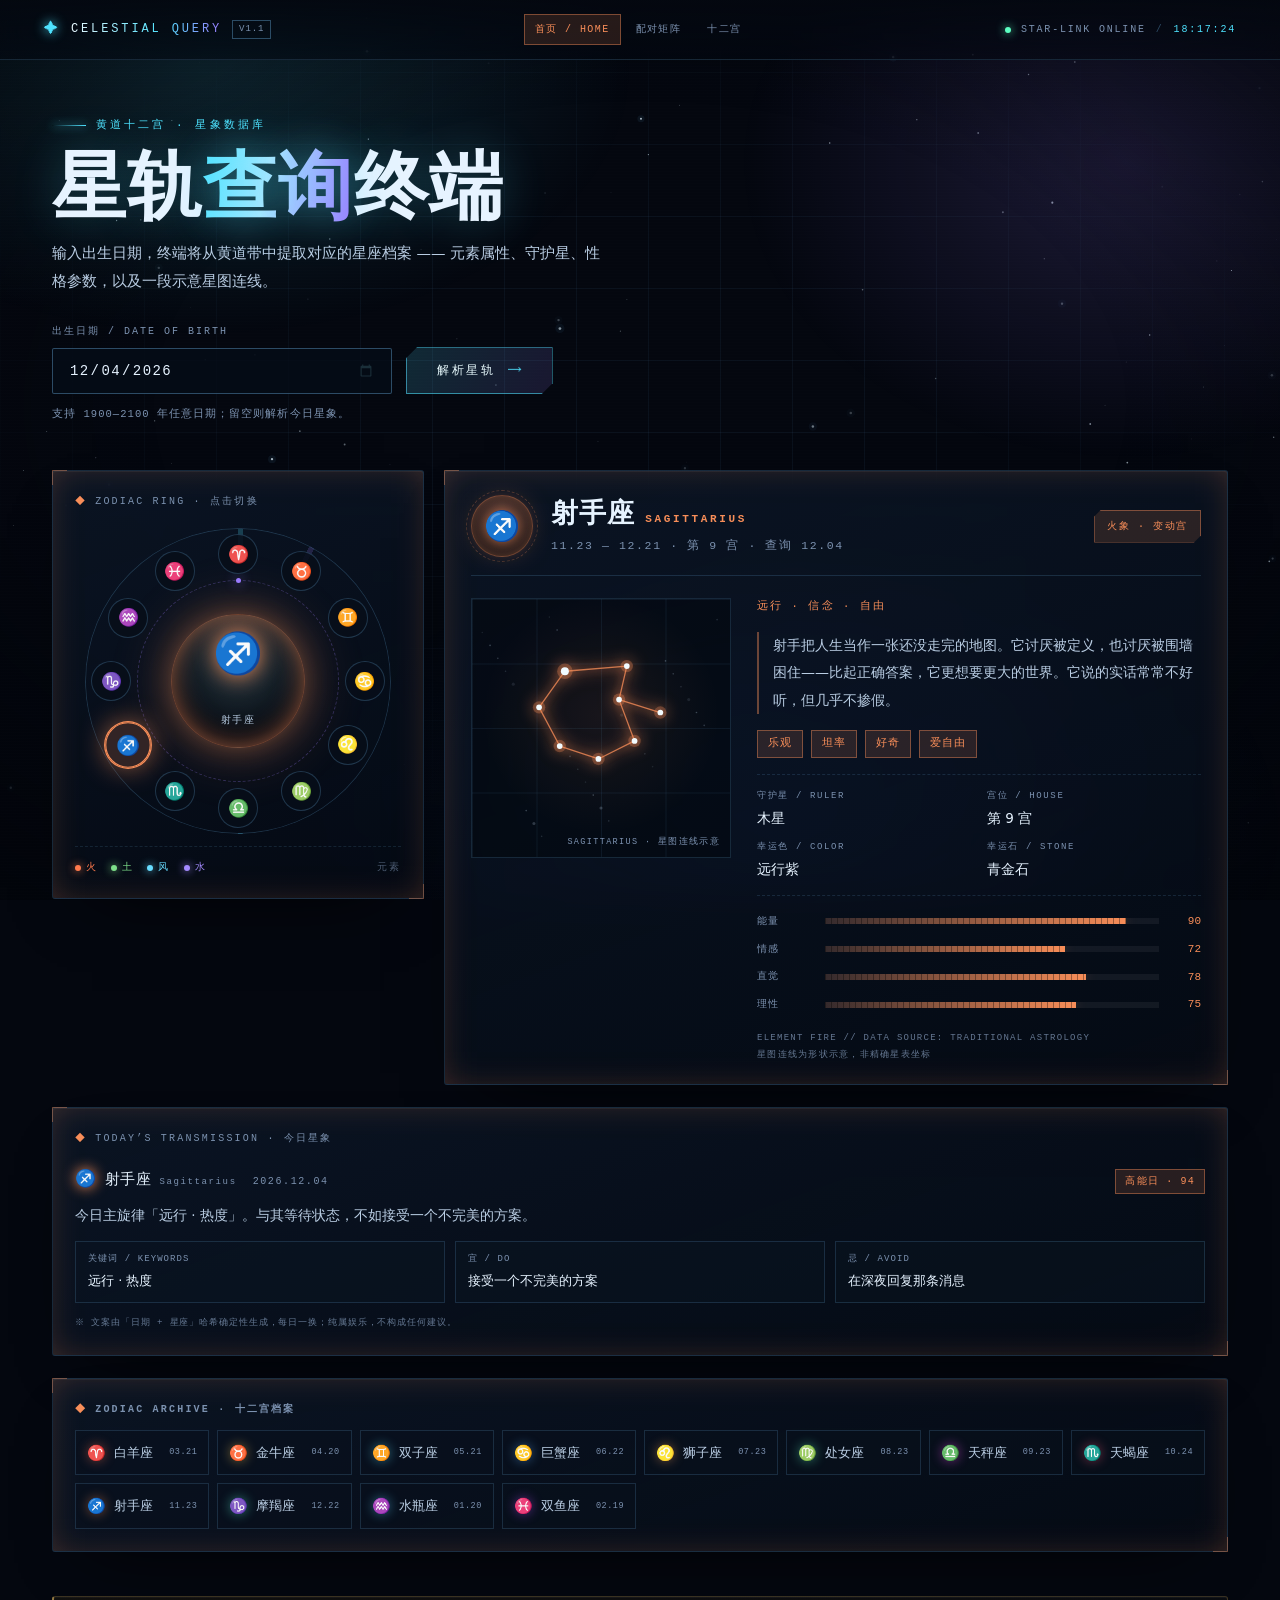
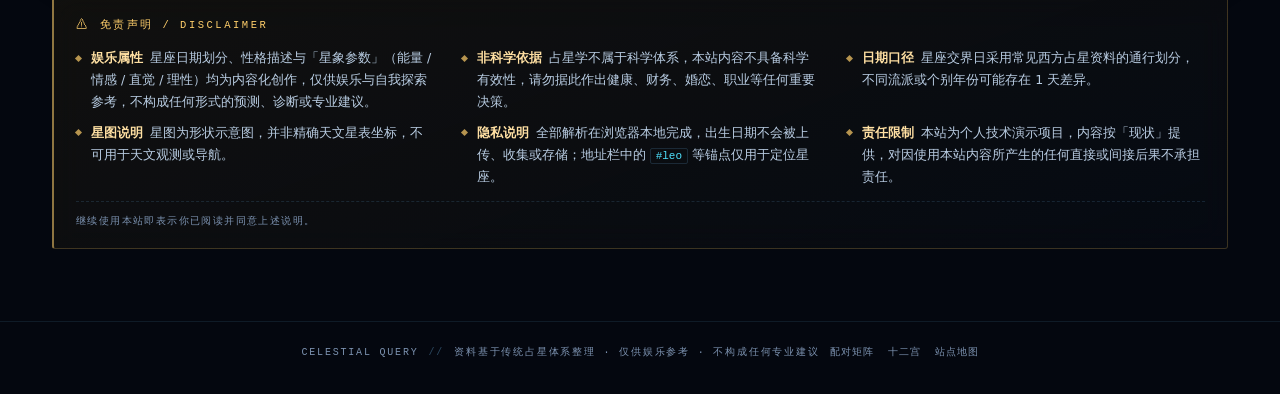
<file: index.html>
<!DOCTYPE html>
<html lang="zh-CN">
<head>
  <meta charset="UTF-8" />
  <meta name="viewport" content="width=device-width, initial-scale=1.0" />
  <title>CELESTIAL QUERY · 星轨星座查询终端</title>
  <meta name="description" content="输入出生日期，从黄道十二宫中提取你的星座档案：元素属性、守护星、性格参数与星图连线；另含 12×12 星座配对矩阵与每日星象。" />
  <meta name="theme-color" content="#04070f" />
  <link rel="canonical" href="https://2579902254.github.io/zodiac-query/" />
  <meta property="og:type" content="website" />
  <meta property="og:site_name" content="CELESTIAL QUERY" />
  <meta property="og:locale" content="zh_CN" />
  <meta property="og:title" content="CELESTIAL QUERY · 星轨星座查询终端" />
  <meta property="og:description" content="输入出生日期，解析黄道十二宫档案：元素、守护星、性格参数、星图连线；另有 12×12 星座配对矩阵与每日星象。" />
  <meta property="og:url" content="https://2579902254.github.io/zodiac-query/" />
  <meta property="og:image" content="https://2579902254.github.io/zodiac-query/og/home.png" />
  <meta property="og:image:width" content="1200" />
  <meta property="og:image:height" content="630" />
  <meta name="twitter:card" content="summary_large_image" />
  <meta name="twitter:title" content="CELESTIAL QUERY · 星轨星座查询终端" />
  <meta name="twitter:description" content="输入出生日期，解析黄道十二宫档案；12×12 星座配对矩阵与每日星象，纯静态本地演算。" />
  <meta name="twitter:image" content="https://2579902254.github.io/zodiac-query/og/home.png" />
  <link
    rel="icon"
    href="data:image/svg+xml,%3Csvg xmlns='http://www.w3.org/2000/svg' viewBox='0 0 32 32'%3E%3Crect width='32' height='32' fill='%23050a13'/%3E%3Cpath d='M16 4l2.6 8.4L27 15l-8.4 2.6L16 26l-2.6-8.4L5 15l8.4-2.6z' fill='%234fe3ff'/%3E%3C/svg%3E"
  />
  <link rel="stylesheet" href="css/style.css" />
  <script type="application/ld+json">
    {
      "@context": "https://schema.org",
      "@type": "WebSite",
      "name": "CELESTIAL QUERY · 星轨星座查询终端",
      "url": "https://2579902254.github.io/zodiac-query/",
      "inLanguage": "zh-CN",
      "description": "纯静态星座查询站：生日解析星座档案、12×12 星座配对矩阵、每日星象。"
    }
  </script>
</head>
<body>
  <!-- 背景层 -->
  <canvas id="starfield" aria-hidden="true"></canvas>
  <div class="bg-nebula" aria-hidden="true"></div>
  <div class="bg-grid" aria-hidden="true"></div>
  <div class="bg-scan" aria-hidden="true"></div>
  <div class="bg-vignette" aria-hidden="true"></div>

  <!-- 顶部 HUD -->
  <header class="hud">
    <div class="hud__brand">
      <span class="hud__mark" aria-hidden="true">✦</span>
      <span class="hud__title">CELESTIAL QUERY</span>
      <span class="hud__tag">v1.1</span>
    </div>
    <nav class="hud__nav" aria-label="站点导航">
      <a href="./" aria-current="page">首页 / HOME</a>
      <a href="match/">配对矩阵</a>
      <a href="#signindex">十二宫</a>
    </nav>
    <div class="hud__meta">
      <span class="hud__led" aria-hidden="true"></span>
      <span>STAR-LINK ONLINE</span>
      <span class="hud__sep" aria-hidden="true">/</span>
      <span id="sys-clock">00:00:00</span>
    </div>
  </header>

  <main class="shell">
    <!-- 查询区 -->
    <section class="hero">
      <p class="eyebrow"><span class="eyebrow__line" aria-hidden="true"></span>黄道十二宫 · 星象数据库</p>
      <h1 class="hero__title">星轨<em>查询</em>终端</h1>
      <p class="hero__desc">
        输入出生日期，终端将从黄道带中提取对应的星座档案 —— 元素属性、守护星、性格参数，以及一段示意星图连线。
      </p>

      <form class="query" id="query-form" novalidate>
        <div class="query__field">
          <label for="birthdate">出生日期 / DATE OF BIRTH</label>
          <input type="date" id="birthdate" name="birthdate" min="1900-01-01" max="2100-12-31" />
        </div>
        <button type="submit" class="btn">
          <span class="btn__text">解析星轨</span>
          <span class="btn__arrow" aria-hidden="true">⟶</span>
        </button>
      </form>
      <p class="query__hint" id="query-hint">支持 1900—2100 年任意日期；留空则解析今日星象。</p>
    </section>

    <!-- 控制台 -->
    <section class="console">
      <div class="panel wheel-panel">
        <div class="panel__label"><span aria-hidden="true">◆</span> ZODIAC RING · 点击切换</div>
        <div class="wheel" id="wheel" role="group" aria-label="黄道十二宫轮盘">
          <div class="wheel__ring" aria-hidden="true"></div>
          <div class="wheel__ring wheel__ring--inner" aria-hidden="true"></div>
          <div class="wheel__core">
            <span class="wheel__symbol" id="core-symbol">♈</span>
            <span class="wheel__name" id="core-name">白羊座</span>
          </div>
        </div>
        <div class="wheel__legend">
          <span class="lg lg--fire">火</span>
          <span class="lg lg--earth">土</span>
          <span class="lg lg--air">风</span>
          <span class="lg lg--water">水</span>
          <span class="lg lg--note">元素</span>
        </div>
      </div>

      <article class="panel detail" id="detail" aria-live="polite"></article>
    </section>

    <!-- 今日星象（按日期 + 星座确定性生成） -->
    <section class="panel transmission" id="transmission" aria-live="polite"></section>

    <!-- 十二宫档案索引（静态内链，便于检索与直达） -->
    <section class="panel signindex" id="signindex" aria-labelledby="signindex-title">
      <h2 class="panel__label" id="signindex-title">
        <span aria-hidden="true">◆</span> ZODIAC ARCHIVE · 十二宫档案
      </h2>
      <div class="signindex__grid">
        <a class="signindex__item" href="aries/" style="--item-hue: 10"><i aria-hidden="true">♈</i>白羊座<em>03.21</em></a>
        <a class="signindex__item" href="taurus/" style="--item-hue: 42"><i aria-hidden="true">♉</i>金牛座<em>04.20</em></a>
        <a class="signindex__item" href="gemini/" style="--item-hue: 190"><i aria-hidden="true">♊</i>双子座<em>05.21</em></a>
        <a class="signindex__item" href="cancer/" style="--item-hue: 208"><i aria-hidden="true">♋</i>巨蟹座<em>06.22</em></a>
        <a class="signindex__item" href="leo/" style="--item-hue: 30"><i aria-hidden="true">♌</i>狮子座<em>07.23</em></a>
        <a class="signindex__item" href="virgo/" style="--item-hue: 158"><i aria-hidden="true">♍</i>处女座<em>08.23</em></a>
        <a class="signindex__item" href="libra/" style="--item-hue: 300"><i aria-hidden="true">♎</i>天秤座<em>09.23</em></a>
        <a class="signindex__item" href="scorpio/" style="--item-hue: 348"><i aria-hidden="true">♏</i>天蝎座<em>10.24</em></a>
        <a class="signindex__item" href="sagittarius/" style="--item-hue: 20"><i aria-hidden="true">♐</i>射手座<em>11.23</em></a>
        <a class="signindex__item" href="capricorn/" style="--item-hue: 168"><i aria-hidden="true">♑</i>摩羯座<em>12.22</em></a>
        <a class="signindex__item" href="aquarius/" style="--item-hue: 196"><i aria-hidden="true">♒</i>水瓶座<em>01.20</em></a>
        <a class="signindex__item" href="pisces/" style="--item-hue: 272"><i aria-hidden="true">♓</i>双鱼座<em>02.19</em></a>
      </div>
    </section>

    <!-- 免责声明 -->
    <section class="disclaimer" aria-labelledby="disclaimer-title">
      <div class="disclaimer__head">
        <span class="disclaimer__icon" aria-hidden="true">⚠</span>
        <h2 class="disclaimer__title" id="disclaimer-title">免责声明 / DISCLAIMER</h2>
      </div>
      <ul class="disclaimer__list">
        <li><b>娱乐属性</b>星座日期划分、性格描述与「星象参数」（能量 / 情感 / 直觉 / 理性）均为内容化创作，仅供娱乐与自我探索参考，不构成任何形式的预测、诊断或专业建议。</li>
        <li><b>非科学依据</b>占星学不属于科学体系，本站内容不具备科学有效性，请勿据此作出健康、财务、婚恋、职业等任何重要决策。</li>
        <li><b>日期口径</b>星座交界日采用常见西方占星资料的通行划分，不同流派或个别年份可能存在 1 天差异。</li>
        <li><b>星图说明</b>星图为形状示意图，并非精确天文星表坐标，不可用于天文观测或导航。</li>
        <li><b>隐私说明</b>全部解析在浏览器本地完成，出生日期不会被上传、收集或存储；地址栏中的 <code>#leo</code> 等锚点仅用于定位星座。</li>
        <li><b>责任限制</b>本站为个人技术演示项目，内容按「现状」提供，对因使用本站内容所产生的任何直接或间接后果不承担责任。</li>
      </ul>
      <p class="disclaimer__foot">继续使用本站即表示你已阅读并同意上述说明。</p>
    </section>
  </main>

  <footer class="foot">
    <span>CELESTIAL QUERY</span>
    <span class="foot__sep" aria-hidden="true">//</span>
    <span>资料基于传统占星体系整理 · 仅供娱乐参考 · 不构成任何专业建议</span>
    <nav class="foot__nav" aria-label="页脚导航">
      <a href="match/">配对矩阵</a>
      <a href="#signindex">十二宫</a>
      <a href="sitemap.xml">站点地图</a>
    </nav>
  </footer>

  <script src="js/data.js"></script>
  <script src="js/starfield.js"></script>
  <script src="js/render.js"></script>
  <script src="js/app.js"></script>
</body>
</html>
</file>
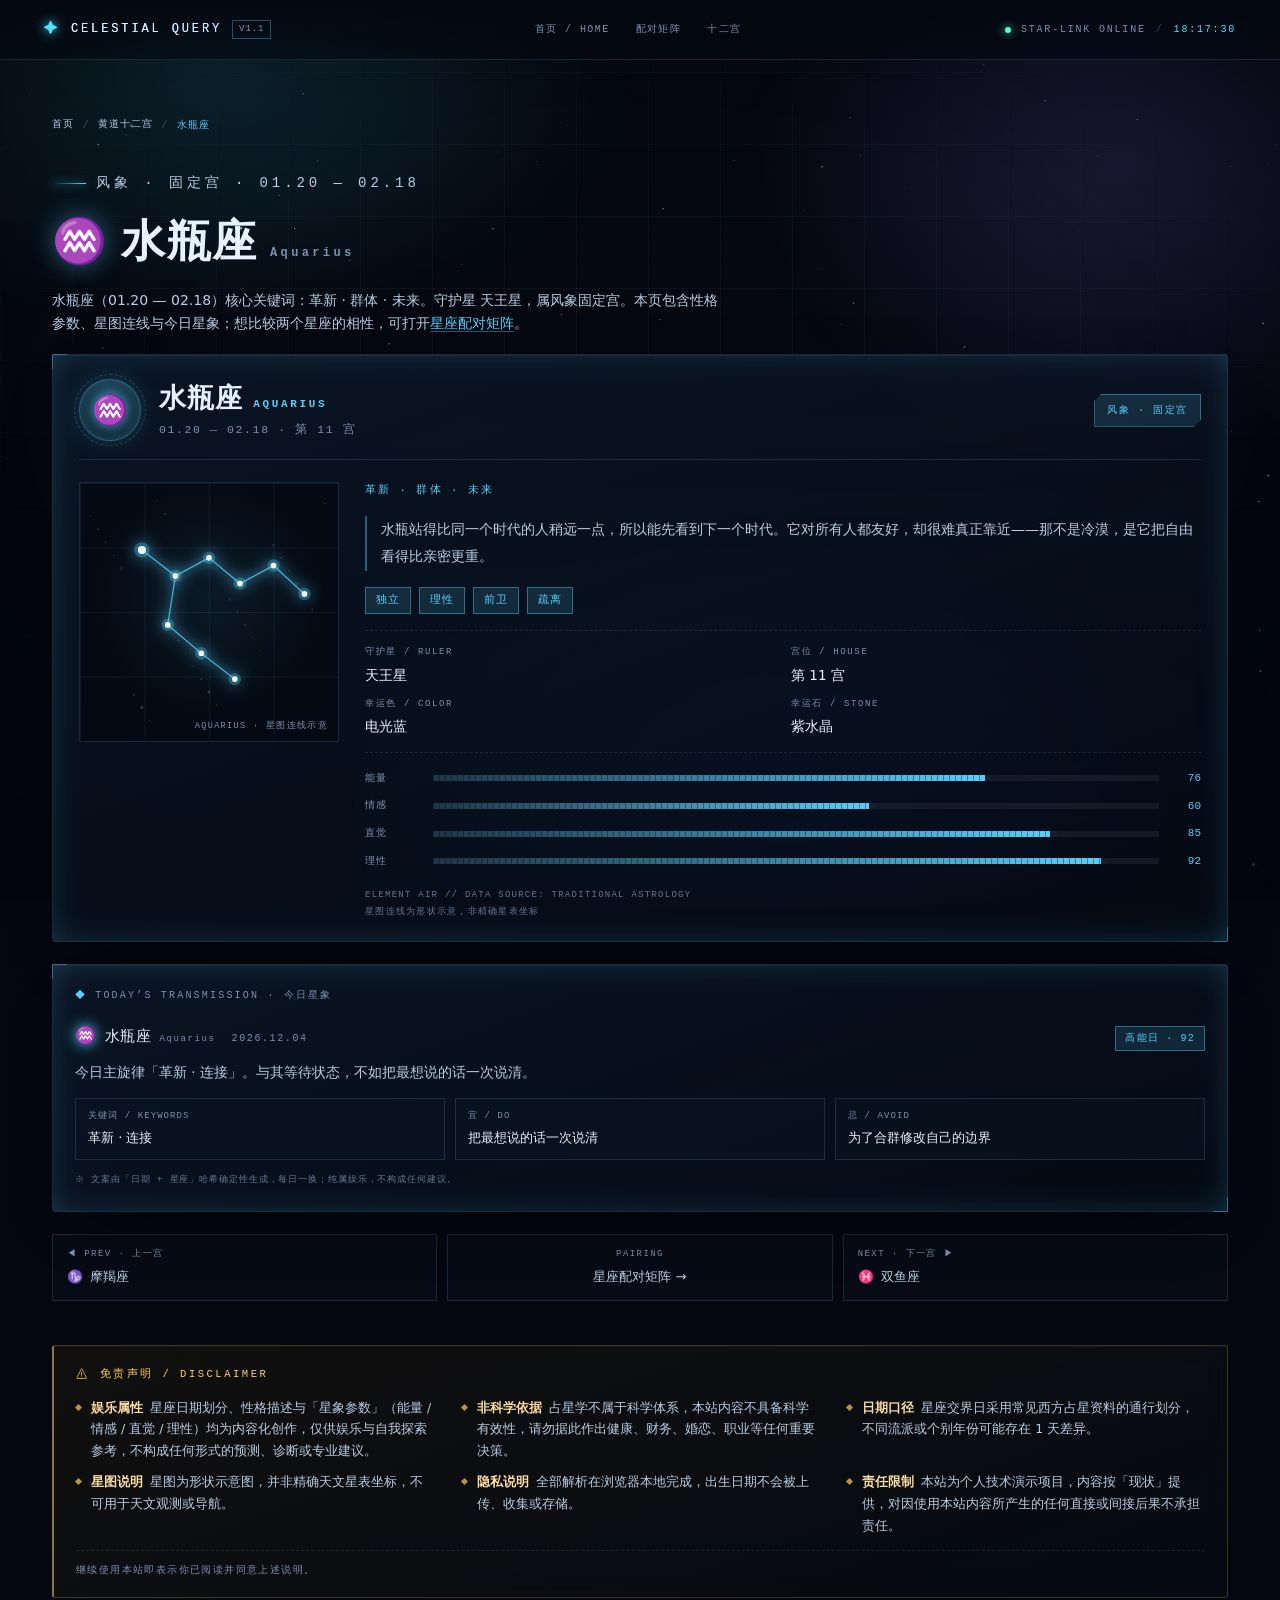
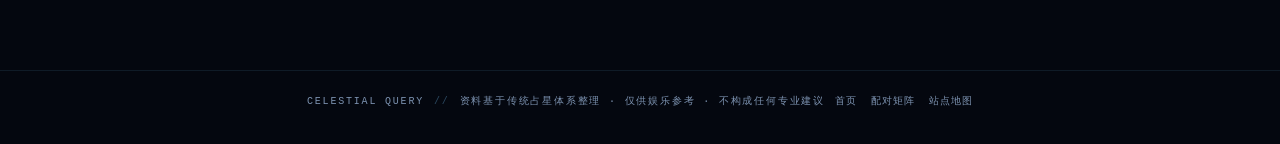
<file: aquarius/index.html>
<!DOCTYPE html>
<html lang="zh-CN">
<head>
  <meta charset="UTF-8" />
  <meta name="viewport" content="width=device-width, initial-scale=1.0" />
  <title>水瓶座 AQUARIUS · 星座档案 | CELESTIAL QUERY</title>
  <meta name="description" content="水瓶座（01.20 — 02.18）风象 · 固定宫，守护星 天王星。性格关键词：革新 · 群体 · 未来。查看 水瓶座 的性格参数、星图连线、幸运色与今日星象。" />
  <meta name="theme-color" content="#04070f" />
  <link rel="canonical" href="https://2579902254.github.io/zodiac-query/aquarius/" />
  <meta property="og:type" content="article" />
  <meta property="og:site_name" content="CELESTIAL QUERY" />
  <meta property="og:locale" content="zh_CN" />
  <meta property="og:title" content="水瓶座 Aquarius · 星座档案" />
  <meta property="og:description" content="水瓶座（01.20 — 02.18）风象 · 固定宫，守护星 天王星。关键词 革新 · 群体 · 未来。" />
  <meta property="og:url" content="https://2579902254.github.io/zodiac-query/aquarius/" />
  <meta property="og:image" content="https://2579902254.github.io/zodiac-query/og/aquarius.png" />
  <meta property="og:image:width" content="1200" />
  <meta property="og:image:height" content="630" />
  <meta name="twitter:card" content="summary_large_image" />
  <meta name="twitter:title" content="水瓶座 Aquarius · 星座档案" />
  <meta name="twitter:description" content="水瓶座（01.20 — 02.18）风象 · 固定宫，关键词 革新 · 群体 · 未来。" />
  <meta name="twitter:image" content="https://2579902254.github.io/zodiac-query/og/aquarius.png" />
  <link
    rel="icon"
    href="data:image/svg+xml,%3Csvg xmlns='http://www.w3.org/2000/svg' viewBox='0 0 32 32'%3E%3Crect width='32' height='32' fill='%23050a13'/%3E%3Cpath d='M16 4l2.6 8.4L27 15l-8.4 2.6L16 26l-2.6-8.4L5 15l8.4-2.6z' fill='%234fe3ff'/%3E%3C/svg%3E"
  />
  <link rel="stylesheet" href="../css/style.css" />
  <script type="application/ld+json">
    {
      "@context": "https://schema.org",
      "@type": "Article",
      "headline": "水瓶座 Aquarius · 星座档案",
      "description": "水瓶座（01.20 — 02.18）风象 · 固定宫，守护星 天王星，关键词 革新 · 群体 · 未来。",
      "image": "https://2579902254.github.io/zodiac-query/og/aquarius.png",
      "inLanguage": "zh-CN",
      "url": "https://2579902254.github.io/zodiac-query/aquarius/",
      "isPartOf": { "@type": "WebSite", "name": "CELESTIAL QUERY", "url": "https://2579902254.github.io/zodiac-query/" }
    }
  </script>
</head>
<body data-sign="aquarius">
  <canvas id="starfield" aria-hidden="true"></canvas>
  <div class="bg-nebula" aria-hidden="true"></div>
  <div class="bg-grid" aria-hidden="true"></div>
  <div class="bg-scan" aria-hidden="true"></div>
  <div class="bg-vignette" aria-hidden="true"></div>

  <header class="hud">
    <div class="hud__brand">
      <span class="hud__mark" aria-hidden="true">✦</span>
      <a class="hud__title" href="../">CELESTIAL QUERY</a>
      <span class="hud__tag">v1.1</span>
    </div>
    <nav class="hud__nav" aria-label="站点导航">
      <a href="../">首页 / HOME</a>
      <a href="../match/">配对矩阵</a>
      <a href="../#signindex">十二宫</a>
    </nav>
    <div class="hud__meta">
      <span class="hud__led" aria-hidden="true"></span>
      <span>STAR-LINK ONLINE</span>
      <span class="hud__sep" aria-hidden="true">/</span>
      <span id="sys-clock">00:00:00</span>
    </div>
  </header>

  <main class="shell">
    <nav class="crumbs" aria-label="面包屑">
      <a href="../">首页</a><span aria-hidden="true">/</span>
      <a href="../#signindex">黄道十二宫</a><span aria-hidden="true">/</span>
      <b>水瓶座</b>
    </nav>

    <section class="signhero">
      <p class="eyebrow"><span class="eyebrow__line" aria-hidden="true"></span>风象 · 固定宫 · 01.20 — 02.18</p>
      <h1><span aria-hidden="true">♒</span>水瓶座<em>Aquarius</em></h1>
      <p>水瓶座（01.20 — 02.18）核心关键词：革新 · 群体 · 未来。守护星 天王星，属风象固定宫。本页包含性格参数、星图连线与今日星象；想比较两个星座的相性，可打开<a class="link" data-pair-link href="../match/">星座配对矩阵</a>。</p>
    </section>

    <article class="panel detail" id="detail" aria-live="polite"></article>

    <section class="panel transmission" id="transmission" aria-live="polite"></section>

    <nav class="signnav" aria-label="相邻星座">
      <a href="../capricorn/"><span>◀ PREV · 上一宫</span><b><i aria-hidden="true">♑</i>摩羯座</b></a>
      <a class="is-center" data-pair-link href="../match/"><span>PAIRING</span><b>星座配对矩阵 →</b></a>
      <a href="../pisces/"><span>NEXT · 下一宫 ▶</span><b><i aria-hidden="true">♓</i>双鱼座</b></a>
    </nav>

    <section class="disclaimer" aria-labelledby="disclaimer-title">
      <div class="disclaimer__head">
        <span class="disclaimer__icon" aria-hidden="true">⚠</span>
        <h2 class="disclaimer__title" id="disclaimer-title">免责声明 / DISCLAIMER</h2>
      </div>
      <ul class="disclaimer__list">
        <li><b>娱乐属性</b>星座日期划分、性格描述与「星象参数」（能量 / 情感 / 直觉 / 理性）均为内容化创作，仅供娱乐与自我探索参考，不构成任何形式的预测、诊断或专业建议。</li>
        <li><b>非科学依据</b>占星学不属于科学体系，本站内容不具备科学有效性，请勿据此作出健康、财务、婚恋、职业等任何重要决策。</li>
        <li><b>日期口径</b>星座交界日采用常见西方占星资料的通行划分，不同流派或个别年份可能存在 1 天差异。</li>
        <li><b>星图说明</b>星图为形状示意图，并非精确天文星表坐标，不可用于天文观测或导航。</li>
        <li><b>隐私说明</b>全部解析在浏览器本地完成，出生日期不会被上传、收集或存储。</li>
        <li><b>责任限制</b>本站为个人技术演示项目，内容按「现状」提供，对因使用本站内容所产生的任何直接或间接后果不承担责任。</li>
      </ul>
      <p class="disclaimer__foot">继续使用本站即表示你已阅读并同意上述说明。</p>
    </section>
  </main>

  <footer class="foot">
    <span>CELESTIAL QUERY</span>
    <span class="foot__sep" aria-hidden="true">//</span>
    <span>资料基于传统占星体系整理 · 仅供娱乐参考 · 不构成任何专业建议</span>
    <nav class="foot__nav" aria-label="页脚导航">
      <a href="../">首页</a>
      <a href="../match/">配对矩阵</a>
      <a href="../sitemap.xml">站点地图</a>
    </nav>
  </footer>

  <script src="../js/data.js"></script>
  <script src="../js/starfield.js"></script>
  <script src="../js/render.js"></script>
  <script src="../js/sign-page.js"></script>
</body>
</html>
</file>
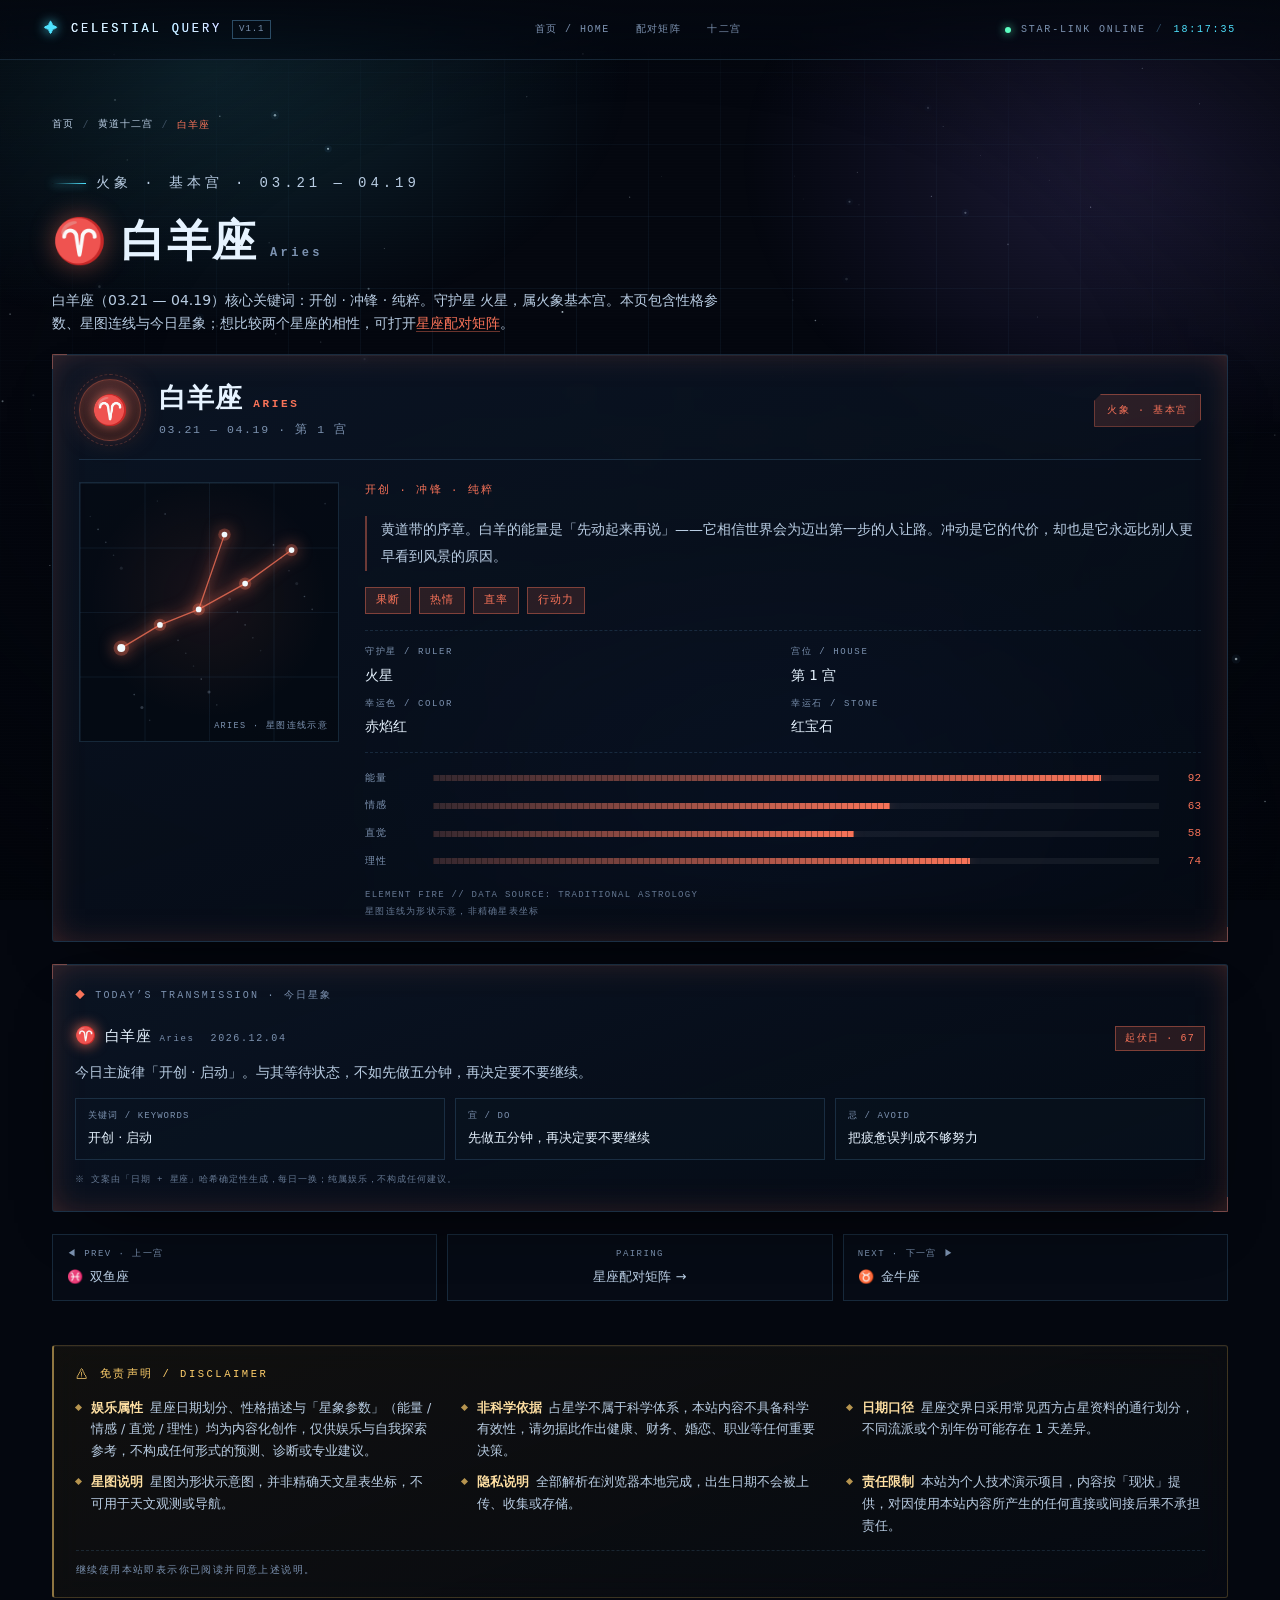
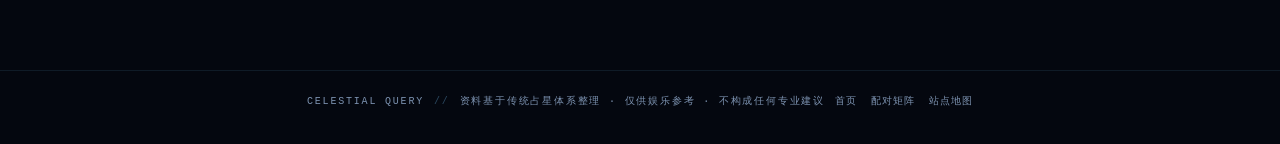
<file: aries/index.html>
<!DOCTYPE html>
<html lang="zh-CN">
<head>
  <meta charset="UTF-8" />
  <meta name="viewport" content="width=device-width, initial-scale=1.0" />
  <title>白羊座 ARIES · 星座档案 | CELESTIAL QUERY</title>
  <meta name="description" content="白羊座（03.21 — 04.19）火象 · 基本宫，守护星 火星。性格关键词：开创 · 冲锋 · 纯粹。查看 白羊座 的性格参数、星图连线、幸运色与今日星象。" />
  <meta name="theme-color" content="#04070f" />
  <link rel="canonical" href="https://2579902254.github.io/zodiac-query/aries/" />
  <meta property="og:type" content="article" />
  <meta property="og:site_name" content="CELESTIAL QUERY" />
  <meta property="og:locale" content="zh_CN" />
  <meta property="og:title" content="白羊座 Aries · 星座档案" />
  <meta property="og:description" content="白羊座（03.21 — 04.19）火象 · 基本宫，守护星 火星。关键词 开创 · 冲锋 · 纯粹。" />
  <meta property="og:url" content="https://2579902254.github.io/zodiac-query/aries/" />
  <meta property="og:image" content="https://2579902254.github.io/zodiac-query/og/aries.png" />
  <meta property="og:image:width" content="1200" />
  <meta property="og:image:height" content="630" />
  <meta name="twitter:card" content="summary_large_image" />
  <meta name="twitter:title" content="白羊座 Aries · 星座档案" />
  <meta name="twitter:description" content="白羊座（03.21 — 04.19）火象 · 基本宫，关键词 开创 · 冲锋 · 纯粹。" />
  <meta name="twitter:image" content="https://2579902254.github.io/zodiac-query/og/aries.png" />
  <link
    rel="icon"
    href="data:image/svg+xml,%3Csvg xmlns='http://www.w3.org/2000/svg' viewBox='0 0 32 32'%3E%3Crect width='32' height='32' fill='%23050a13'/%3E%3Cpath d='M16 4l2.6 8.4L27 15l-8.4 2.6L16 26l-2.6-8.4L5 15l8.4-2.6z' fill='%234fe3ff'/%3E%3C/svg%3E"
  />
  <link rel="stylesheet" href="../css/style.css" />
  <script type="application/ld+json">
    {
      "@context": "https://schema.org",
      "@type": "Article",
      "headline": "白羊座 Aries · 星座档案",
      "description": "白羊座（03.21 — 04.19）火象 · 基本宫，守护星 火星，关键词 开创 · 冲锋 · 纯粹。",
      "image": "https://2579902254.github.io/zodiac-query/og/aries.png",
      "inLanguage": "zh-CN",
      "url": "https://2579902254.github.io/zodiac-query/aries/",
      "isPartOf": { "@type": "WebSite", "name": "CELESTIAL QUERY", "url": "https://2579902254.github.io/zodiac-query/" }
    }
  </script>
</head>
<body data-sign="aries">
  <canvas id="starfield" aria-hidden="true"></canvas>
  <div class="bg-nebula" aria-hidden="true"></div>
  <div class="bg-grid" aria-hidden="true"></div>
  <div class="bg-scan" aria-hidden="true"></div>
  <div class="bg-vignette" aria-hidden="true"></div>

  <header class="hud">
    <div class="hud__brand">
      <span class="hud__mark" aria-hidden="true">✦</span>
      <a class="hud__title" href="../">CELESTIAL QUERY</a>
      <span class="hud__tag">v1.1</span>
    </div>
    <nav class="hud__nav" aria-label="站点导航">
      <a href="../">首页 / HOME</a>
      <a href="../match/">配对矩阵</a>
      <a href="../#signindex">十二宫</a>
    </nav>
    <div class="hud__meta">
      <span class="hud__led" aria-hidden="true"></span>
      <span>STAR-LINK ONLINE</span>
      <span class="hud__sep" aria-hidden="true">/</span>
      <span id="sys-clock">00:00:00</span>
    </div>
  </header>

  <main class="shell">
    <nav class="crumbs" aria-label="面包屑">
      <a href="../">首页</a><span aria-hidden="true">/</span>
      <a href="../#signindex">黄道十二宫</a><span aria-hidden="true">/</span>
      <b>白羊座</b>
    </nav>

    <section class="signhero">
      <p class="eyebrow"><span class="eyebrow__line" aria-hidden="true"></span>火象 · 基本宫 · 03.21 — 04.19</p>
      <h1><span aria-hidden="true">♈</span>白羊座<em>Aries</em></h1>
      <p>白羊座（03.21 — 04.19）核心关键词：开创 · 冲锋 · 纯粹。守护星 火星，属火象基本宫。本页包含性格参数、星图连线与今日星象；想比较两个星座的相性，可打开<a class="link" data-pair-link href="../match/">星座配对矩阵</a>。</p>
    </section>

    <article class="panel detail" id="detail" aria-live="polite"></article>

    <section class="panel transmission" id="transmission" aria-live="polite"></section>

    <nav class="signnav" aria-label="相邻星座">
      <a href="../pisces/"><span>◀ PREV · 上一宫</span><b><i aria-hidden="true">♓</i>双鱼座</b></a>
      <a class="is-center" data-pair-link href="../match/"><span>PAIRING</span><b>星座配对矩阵 →</b></a>
      <a href="../taurus/"><span>NEXT · 下一宫 ▶</span><b><i aria-hidden="true">♉</i>金牛座</b></a>
    </nav>

    <section class="disclaimer" aria-labelledby="disclaimer-title">
      <div class="disclaimer__head">
        <span class="disclaimer__icon" aria-hidden="true">⚠</span>
        <h2 class="disclaimer__title" id="disclaimer-title">免责声明 / DISCLAIMER</h2>
      </div>
      <ul class="disclaimer__list">
        <li><b>娱乐属性</b>星座日期划分、性格描述与「星象参数」（能量 / 情感 / 直觉 / 理性）均为内容化创作，仅供娱乐与自我探索参考，不构成任何形式的预测、诊断或专业建议。</li>
        <li><b>非科学依据</b>占星学不属于科学体系，本站内容不具备科学有效性，请勿据此作出健康、财务、婚恋、职业等任何重要决策。</li>
        <li><b>日期口径</b>星座交界日采用常见西方占星资料的通行划分，不同流派或个别年份可能存在 1 天差异。</li>
        <li><b>星图说明</b>星图为形状示意图，并非精确天文星表坐标，不可用于天文观测或导航。</li>
        <li><b>隐私说明</b>全部解析在浏览器本地完成，出生日期不会被上传、收集或存储。</li>
        <li><b>责任限制</b>本站为个人技术演示项目，内容按「现状」提供，对因使用本站内容所产生的任何直接或间接后果不承担责任。</li>
      </ul>
      <p class="disclaimer__foot">继续使用本站即表示你已阅读并同意上述说明。</p>
    </section>
  </main>

  <footer class="foot">
    <span>CELESTIAL QUERY</span>
    <span class="foot__sep" aria-hidden="true">//</span>
    <span>资料基于传统占星体系整理 · 仅供娱乐参考 · 不构成任何专业建议</span>
    <nav class="foot__nav" aria-label="页脚导航">
      <a href="../">首页</a>
      <a href="../match/">配对矩阵</a>
      <a href="../sitemap.xml">站点地图</a>
    </nav>
  </footer>

  <script src="../js/data.js"></script>
  <script src="../js/starfield.js"></script>
  <script src="../js/render.js"></script>
  <script src="../js/sign-page.js"></script>
</body>
</html>
</file>
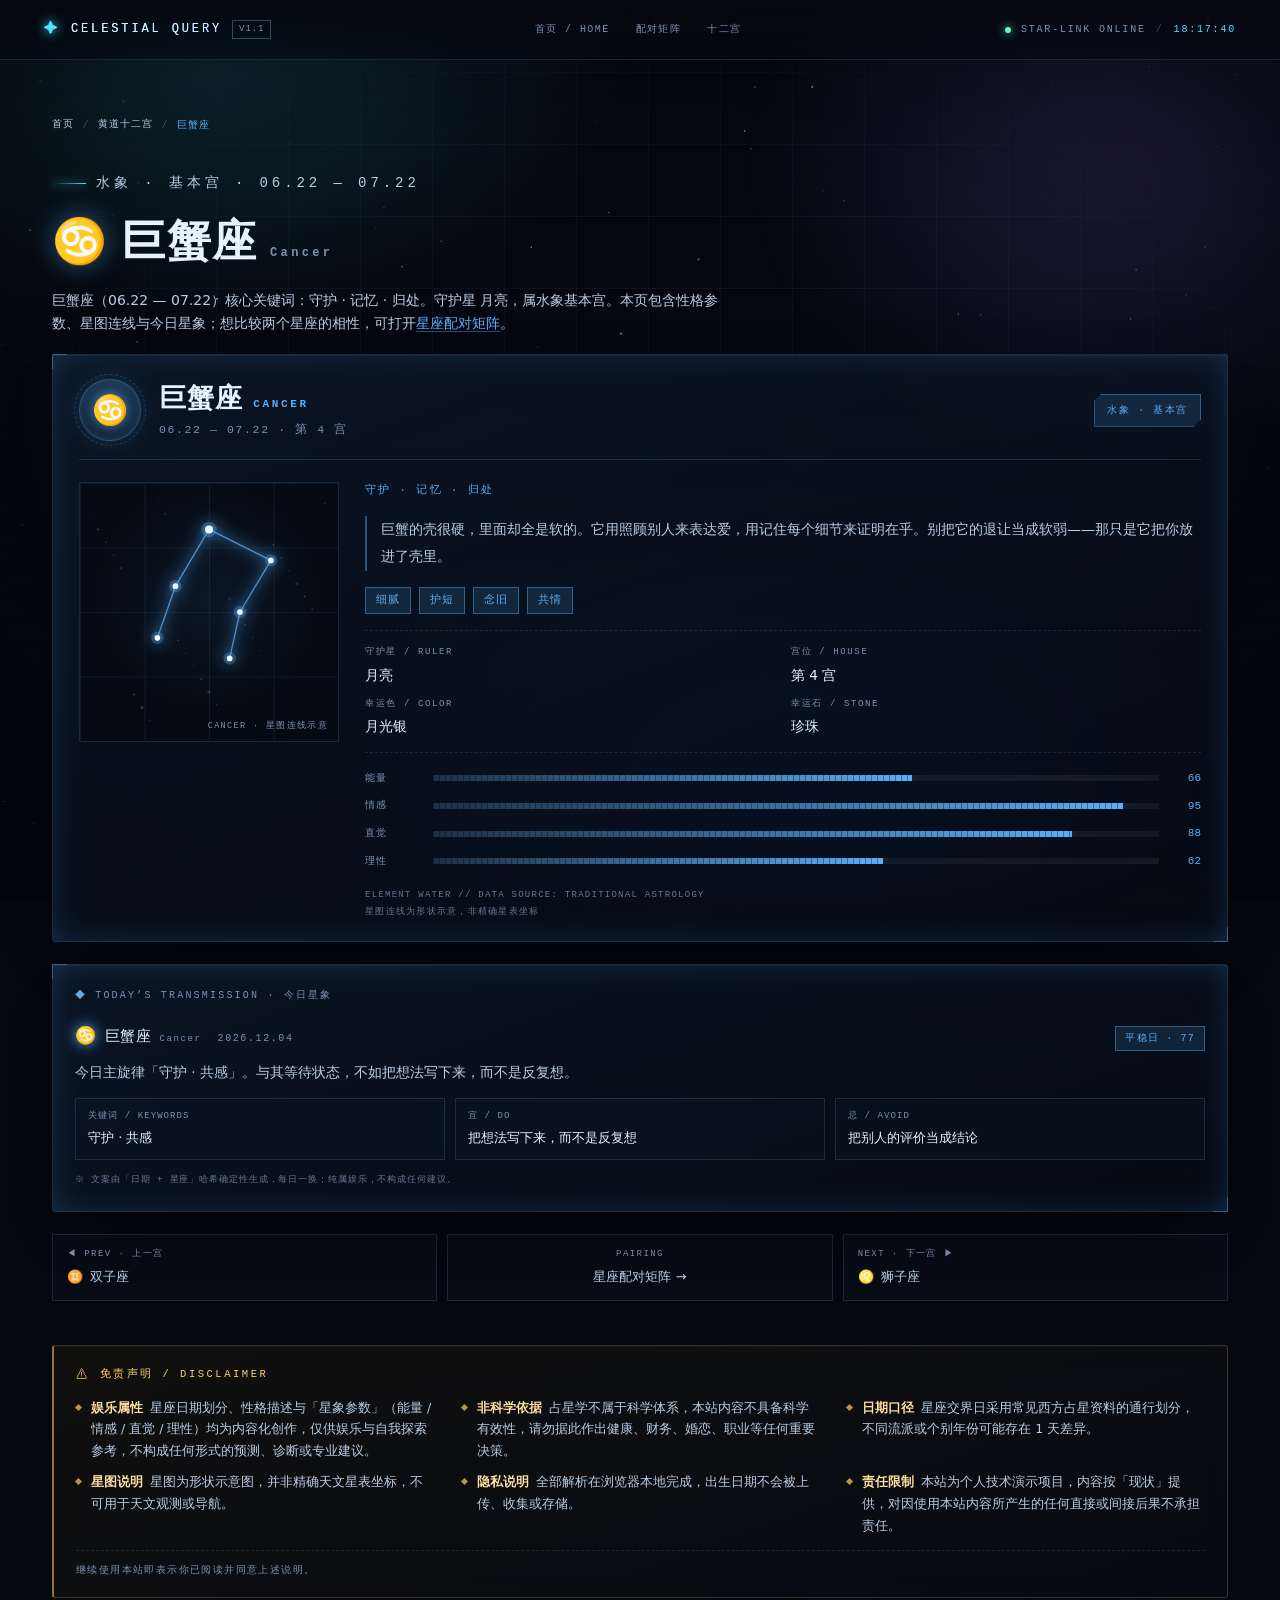
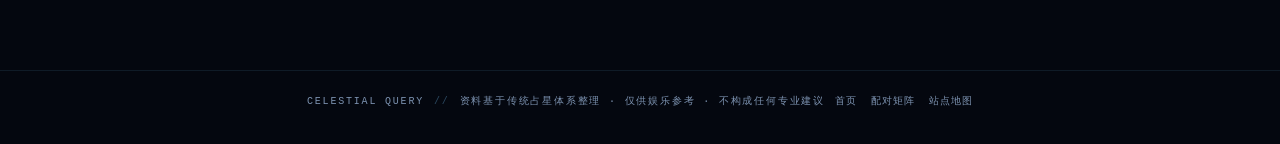
<file: cancer/index.html>
<!DOCTYPE html>
<html lang="zh-CN">
<head>
  <meta charset="UTF-8" />
  <meta name="viewport" content="width=device-width, initial-scale=1.0" />
  <title>巨蟹座 CANCER · 星座档案 | CELESTIAL QUERY</title>
  <meta name="description" content="巨蟹座（06.22 — 07.22）水象 · 基本宫，守护星 月亮。性格关键词：守护 · 记忆 · 归处。查看 巨蟹座 的性格参数、星图连线、幸运色与今日星象。" />
  <meta name="theme-color" content="#04070f" />
  <link rel="canonical" href="https://2579902254.github.io/zodiac-query/cancer/" />
  <meta property="og:type" content="article" />
  <meta property="og:site_name" content="CELESTIAL QUERY" />
  <meta property="og:locale" content="zh_CN" />
  <meta property="og:title" content="巨蟹座 Cancer · 星座档案" />
  <meta property="og:description" content="巨蟹座（06.22 — 07.22）水象 · 基本宫，守护星 月亮。关键词 守护 · 记忆 · 归处。" />
  <meta property="og:url" content="https://2579902254.github.io/zodiac-query/cancer/" />
  <meta property="og:image" content="https://2579902254.github.io/zodiac-query/og/cancer.png" />
  <meta property="og:image:width" content="1200" />
  <meta property="og:image:height" content="630" />
  <meta name="twitter:card" content="summary_large_image" />
  <meta name="twitter:title" content="巨蟹座 Cancer · 星座档案" />
  <meta name="twitter:description" content="巨蟹座（06.22 — 07.22）水象 · 基本宫，关键词 守护 · 记忆 · 归处。" />
  <meta name="twitter:image" content="https://2579902254.github.io/zodiac-query/og/cancer.png" />
  <link
    rel="icon"
    href="data:image/svg+xml,%3Csvg xmlns='http://www.w3.org/2000/svg' viewBox='0 0 32 32'%3E%3Crect width='32' height='32' fill='%23050a13'/%3E%3Cpath d='M16 4l2.6 8.4L27 15l-8.4 2.6L16 26l-2.6-8.4L5 15l8.4-2.6z' fill='%234fe3ff'/%3E%3C/svg%3E"
  />
  <link rel="stylesheet" href="../css/style.css" />
  <script type="application/ld+json">
    {
      "@context": "https://schema.org",
      "@type": "Article",
      "headline": "巨蟹座 Cancer · 星座档案",
      "description": "巨蟹座（06.22 — 07.22）水象 · 基本宫，守护星 月亮，关键词 守护 · 记忆 · 归处。",
      "image": "https://2579902254.github.io/zodiac-query/og/cancer.png",
      "inLanguage": "zh-CN",
      "url": "https://2579902254.github.io/zodiac-query/cancer/",
      "isPartOf": { "@type": "WebSite", "name": "CELESTIAL QUERY", "url": "https://2579902254.github.io/zodiac-query/" }
    }
  </script>
</head>
<body data-sign="cancer">
  <canvas id="starfield" aria-hidden="true"></canvas>
  <div class="bg-nebula" aria-hidden="true"></div>
  <div class="bg-grid" aria-hidden="true"></div>
  <div class="bg-scan" aria-hidden="true"></div>
  <div class="bg-vignette" aria-hidden="true"></div>

  <header class="hud">
    <div class="hud__brand">
      <span class="hud__mark" aria-hidden="true">✦</span>
      <a class="hud__title" href="../">CELESTIAL QUERY</a>
      <span class="hud__tag">v1.1</span>
    </div>
    <nav class="hud__nav" aria-label="站点导航">
      <a href="../">首页 / HOME</a>
      <a href="../match/">配对矩阵</a>
      <a href="../#signindex">十二宫</a>
    </nav>
    <div class="hud__meta">
      <span class="hud__led" aria-hidden="true"></span>
      <span>STAR-LINK ONLINE</span>
      <span class="hud__sep" aria-hidden="true">/</span>
      <span id="sys-clock">00:00:00</span>
    </div>
  </header>

  <main class="shell">
    <nav class="crumbs" aria-label="面包屑">
      <a href="../">首页</a><span aria-hidden="true">/</span>
      <a href="../#signindex">黄道十二宫</a><span aria-hidden="true">/</span>
      <b>巨蟹座</b>
    </nav>

    <section class="signhero">
      <p class="eyebrow"><span class="eyebrow__line" aria-hidden="true"></span>水象 · 基本宫 · 06.22 — 07.22</p>
      <h1><span aria-hidden="true">♋</span>巨蟹座<em>Cancer</em></h1>
      <p>巨蟹座（06.22 — 07.22）核心关键词：守护 · 记忆 · 归处。守护星 月亮，属水象基本宫。本页包含性格参数、星图连线与今日星象；想比较两个星座的相性，可打开<a class="link" data-pair-link href="../match/">星座配对矩阵</a>。</p>
    </section>

    <article class="panel detail" id="detail" aria-live="polite"></article>

    <section class="panel transmission" id="transmission" aria-live="polite"></section>

    <nav class="signnav" aria-label="相邻星座">
      <a href="../gemini/"><span>◀ PREV · 上一宫</span><b><i aria-hidden="true">♊</i>双子座</b></a>
      <a class="is-center" data-pair-link href="../match/"><span>PAIRING</span><b>星座配对矩阵 →</b></a>
      <a href="../leo/"><span>NEXT · 下一宫 ▶</span><b><i aria-hidden="true">♌</i>狮子座</b></a>
    </nav>

    <section class="disclaimer" aria-labelledby="disclaimer-title">
      <div class="disclaimer__head">
        <span class="disclaimer__icon" aria-hidden="true">⚠</span>
        <h2 class="disclaimer__title" id="disclaimer-title">免责声明 / DISCLAIMER</h2>
      </div>
      <ul class="disclaimer__list">
        <li><b>娱乐属性</b>星座日期划分、性格描述与「星象参数」（能量 / 情感 / 直觉 / 理性）均为内容化创作，仅供娱乐与自我探索参考，不构成任何形式的预测、诊断或专业建议。</li>
        <li><b>非科学依据</b>占星学不属于科学体系，本站内容不具备科学有效性，请勿据此作出健康、财务、婚恋、职业等任何重要决策。</li>
        <li><b>日期口径</b>星座交界日采用常见西方占星资料的通行划分，不同流派或个别年份可能存在 1 天差异。</li>
        <li><b>星图说明</b>星图为形状示意图，并非精确天文星表坐标，不可用于天文观测或导航。</li>
        <li><b>隐私说明</b>全部解析在浏览器本地完成，出生日期不会被上传、收集或存储。</li>
        <li><b>责任限制</b>本站为个人技术演示项目，内容按「现状」提供，对因使用本站内容所产生的任何直接或间接后果不承担责任。</li>
      </ul>
      <p class="disclaimer__foot">继续使用本站即表示你已阅读并同意上述说明。</p>
    </section>
  </main>

  <footer class="foot">
    <span>CELESTIAL QUERY</span>
    <span class="foot__sep" aria-hidden="true">//</span>
    <span>资料基于传统占星体系整理 · 仅供娱乐参考 · 不构成任何专业建议</span>
    <nav class="foot__nav" aria-label="页脚导航">
      <a href="../">首页</a>
      <a href="../match/">配对矩阵</a>
      <a href="../sitemap.xml">站点地图</a>
    </nav>
  </footer>

  <script src="../js/data.js"></script>
  <script src="../js/starfield.js"></script>
  <script src="../js/render.js"></script>
  <script src="../js/sign-page.js"></script>
</body>
</html>
</file>
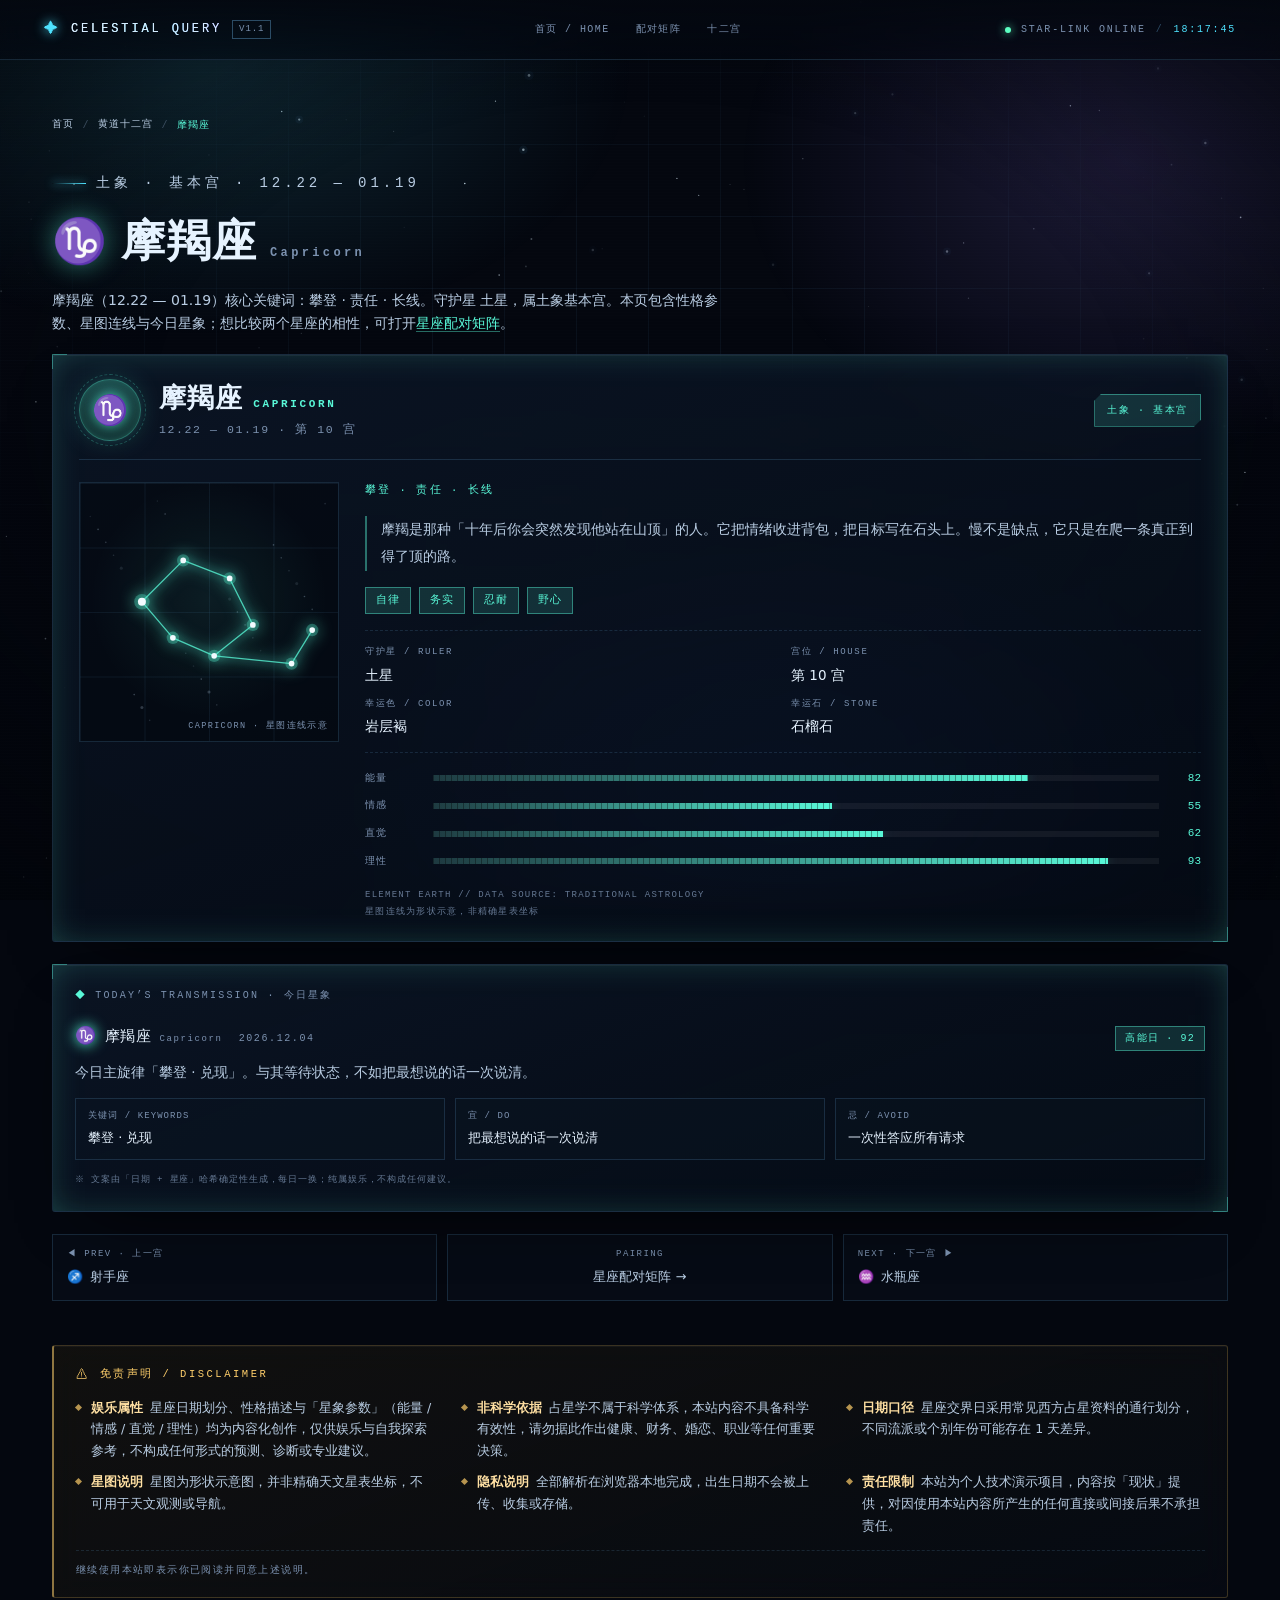
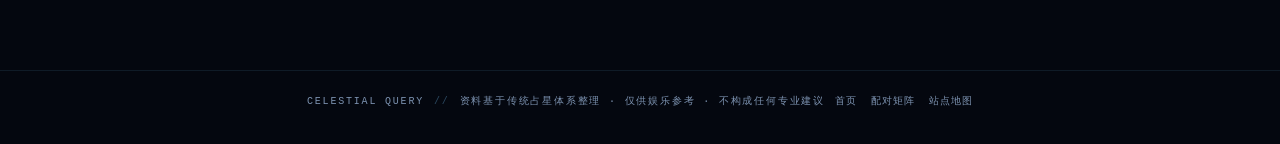
<file: capricorn/index.html>
<!DOCTYPE html>
<html lang="zh-CN">
<head>
  <meta charset="UTF-8" />
  <meta name="viewport" content="width=device-width, initial-scale=1.0" />
  <title>摩羯座 CAPRICORN · 星座档案 | CELESTIAL QUERY</title>
  <meta name="description" content="摩羯座（12.22 — 01.19）土象 · 基本宫，守护星 土星。性格关键词：攀登 · 责任 · 长线。查看 摩羯座 的性格参数、星图连线、幸运色与今日星象。" />
  <meta name="theme-color" content="#04070f" />
  <link rel="canonical" href="https://2579902254.github.io/zodiac-query/capricorn/" />
  <meta property="og:type" content="article" />
  <meta property="og:site_name" content="CELESTIAL QUERY" />
  <meta property="og:locale" content="zh_CN" />
  <meta property="og:title" content="摩羯座 Capricorn · 星座档案" />
  <meta property="og:description" content="摩羯座（12.22 — 01.19）土象 · 基本宫，守护星 土星。关键词 攀登 · 责任 · 长线。" />
  <meta property="og:url" content="https://2579902254.github.io/zodiac-query/capricorn/" />
  <meta property="og:image" content="https://2579902254.github.io/zodiac-query/og/capricorn.png" />
  <meta property="og:image:width" content="1200" />
  <meta property="og:image:height" content="630" />
  <meta name="twitter:card" content="summary_large_image" />
  <meta name="twitter:title" content="摩羯座 Capricorn · 星座档案" />
  <meta name="twitter:description" content="摩羯座（12.22 — 01.19）土象 · 基本宫，关键词 攀登 · 责任 · 长线。" />
  <meta name="twitter:image" content="https://2579902254.github.io/zodiac-query/og/capricorn.png" />
  <link
    rel="icon"
    href="data:image/svg+xml,%3Csvg xmlns='http://www.w3.org/2000/svg' viewBox='0 0 32 32'%3E%3Crect width='32' height='32' fill='%23050a13'/%3E%3Cpath d='M16 4l2.6 8.4L27 15l-8.4 2.6L16 26l-2.6-8.4L5 15l8.4-2.6z' fill='%234fe3ff'/%3E%3C/svg%3E"
  />
  <link rel="stylesheet" href="../css/style.css" />
  <script type="application/ld+json">
    {
      "@context": "https://schema.org",
      "@type": "Article",
      "headline": "摩羯座 Capricorn · 星座档案",
      "description": "摩羯座（12.22 — 01.19）土象 · 基本宫，守护星 土星，关键词 攀登 · 责任 · 长线。",
      "image": "https://2579902254.github.io/zodiac-query/og/capricorn.png",
      "inLanguage": "zh-CN",
      "url": "https://2579902254.github.io/zodiac-query/capricorn/",
      "isPartOf": { "@type": "WebSite", "name": "CELESTIAL QUERY", "url": "https://2579902254.github.io/zodiac-query/" }
    }
  </script>
</head>
<body data-sign="capricorn">
  <canvas id="starfield" aria-hidden="true"></canvas>
  <div class="bg-nebula" aria-hidden="true"></div>
  <div class="bg-grid" aria-hidden="true"></div>
  <div class="bg-scan" aria-hidden="true"></div>
  <div class="bg-vignette" aria-hidden="true"></div>

  <header class="hud">
    <div class="hud__brand">
      <span class="hud__mark" aria-hidden="true">✦</span>
      <a class="hud__title" href="../">CELESTIAL QUERY</a>
      <span class="hud__tag">v1.1</span>
    </div>
    <nav class="hud__nav" aria-label="站点导航">
      <a href="../">首页 / HOME</a>
      <a href="../match/">配对矩阵</a>
      <a href="../#signindex">十二宫</a>
    </nav>
    <div class="hud__meta">
      <span class="hud__led" aria-hidden="true"></span>
      <span>STAR-LINK ONLINE</span>
      <span class="hud__sep" aria-hidden="true">/</span>
      <span id="sys-clock">00:00:00</span>
    </div>
  </header>

  <main class="shell">
    <nav class="crumbs" aria-label="面包屑">
      <a href="../">首页</a><span aria-hidden="true">/</span>
      <a href="../#signindex">黄道十二宫</a><span aria-hidden="true">/</span>
      <b>摩羯座</b>
    </nav>

    <section class="signhero">
      <p class="eyebrow"><span class="eyebrow__line" aria-hidden="true"></span>土象 · 基本宫 · 12.22 — 01.19</p>
      <h1><span aria-hidden="true">♑</span>摩羯座<em>Capricorn</em></h1>
      <p>摩羯座（12.22 — 01.19）核心关键词：攀登 · 责任 · 长线。守护星 土星，属土象基本宫。本页包含性格参数、星图连线与今日星象；想比较两个星座的相性，可打开<a class="link" data-pair-link href="../match/">星座配对矩阵</a>。</p>
    </section>

    <article class="panel detail" id="detail" aria-live="polite"></article>

    <section class="panel transmission" id="transmission" aria-live="polite"></section>

    <nav class="signnav" aria-label="相邻星座">
      <a href="../sagittarius/"><span>◀ PREV · 上一宫</span><b><i aria-hidden="true">♐</i>射手座</b></a>
      <a class="is-center" data-pair-link href="../match/"><span>PAIRING</span><b>星座配对矩阵 →</b></a>
      <a href="../aquarius/"><span>NEXT · 下一宫 ▶</span><b><i aria-hidden="true">♒</i>水瓶座</b></a>
    </nav>

    <section class="disclaimer" aria-labelledby="disclaimer-title">
      <div class="disclaimer__head">
        <span class="disclaimer__icon" aria-hidden="true">⚠</span>
        <h2 class="disclaimer__title" id="disclaimer-title">免责声明 / DISCLAIMER</h2>
      </div>
      <ul class="disclaimer__list">
        <li><b>娱乐属性</b>星座日期划分、性格描述与「星象参数」（能量 / 情感 / 直觉 / 理性）均为内容化创作，仅供娱乐与自我探索参考，不构成任何形式的预测、诊断或专业建议。</li>
        <li><b>非科学依据</b>占星学不属于科学体系，本站内容不具备科学有效性，请勿据此作出健康、财务、婚恋、职业等任何重要决策。</li>
        <li><b>日期口径</b>星座交界日采用常见西方占星资料的通行划分，不同流派或个别年份可能存在 1 天差异。</li>
        <li><b>星图说明</b>星图为形状示意图，并非精确天文星表坐标，不可用于天文观测或导航。</li>
        <li><b>隐私说明</b>全部解析在浏览器本地完成，出生日期不会被上传、收集或存储。</li>
        <li><b>责任限制</b>本站为个人技术演示项目，内容按「现状」提供，对因使用本站内容所产生的任何直接或间接后果不承担责任。</li>
      </ul>
      <p class="disclaimer__foot">继续使用本站即表示你已阅读并同意上述说明。</p>
    </section>
  </main>

  <footer class="foot">
    <span>CELESTIAL QUERY</span>
    <span class="foot__sep" aria-hidden="true">//</span>
    <span>资料基于传统占星体系整理 · 仅供娱乐参考 · 不构成任何专业建议</span>
    <nav class="foot__nav" aria-label="页脚导航">
      <a href="../">首页</a>
      <a href="../match/">配对矩阵</a>
      <a href="../sitemap.xml">站点地图</a>
    </nav>
  </footer>

  <script src="../js/data.js"></script>
  <script src="../js/starfield.js"></script>
  <script src="../js/render.js"></script>
  <script src="../js/sign-page.js"></script>
</body>
</html>
</file>
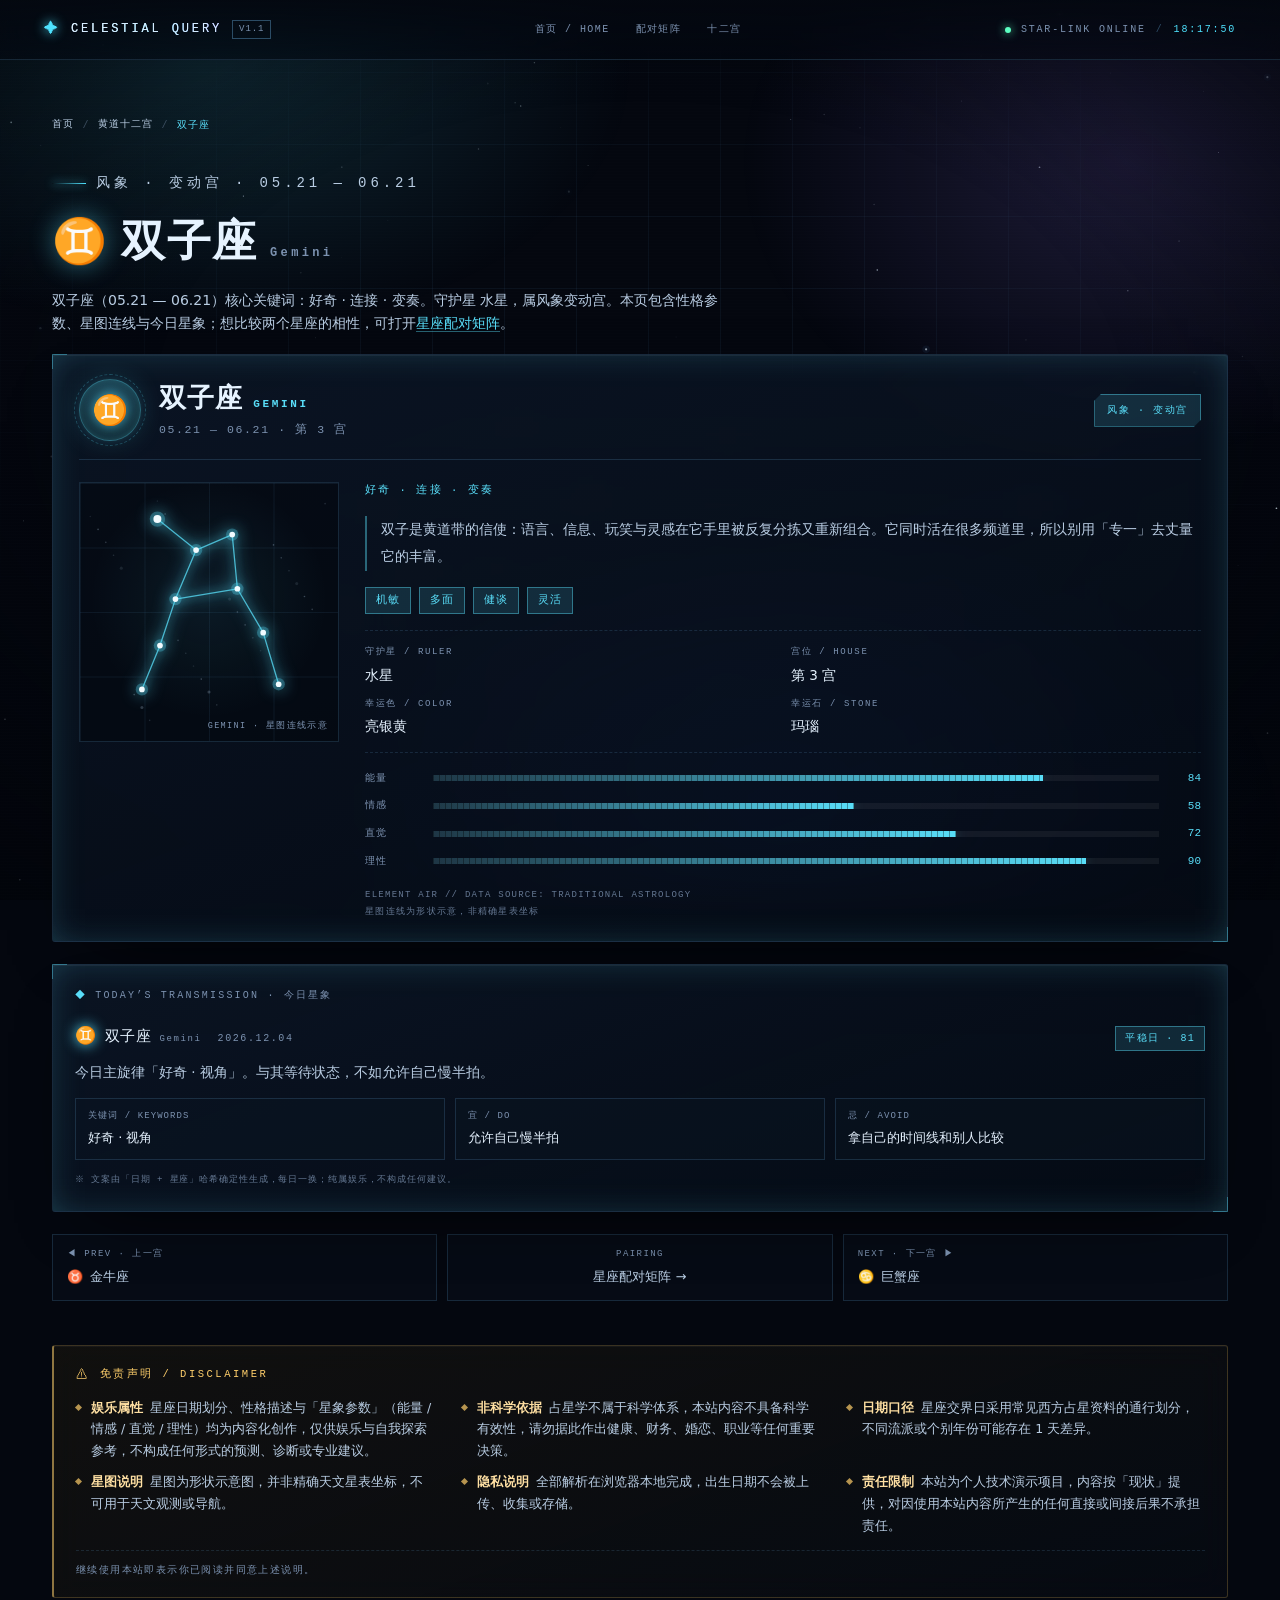
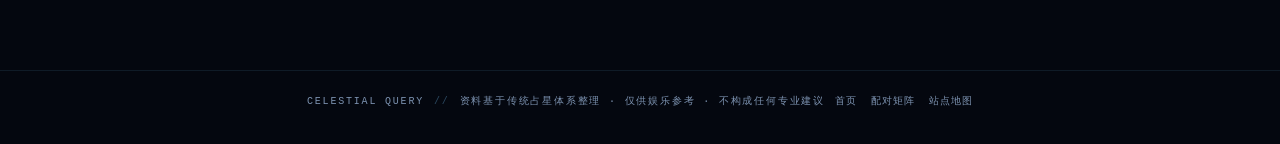
<file: gemini/index.html>
<!DOCTYPE html>
<html lang="zh-CN">
<head>
  <meta charset="UTF-8" />
  <meta name="viewport" content="width=device-width, initial-scale=1.0" />
  <title>双子座 GEMINI · 星座档案 | CELESTIAL QUERY</title>
  <meta name="description" content="双子座（05.21 — 06.21）风象 · 变动宫，守护星 水星。性格关键词：好奇 · 连接 · 变奏。查看 双子座 的性格参数、星图连线、幸运色与今日星象。" />
  <meta name="theme-color" content="#04070f" />
  <link rel="canonical" href="https://2579902254.github.io/zodiac-query/gemini/" />
  <meta property="og:type" content="article" />
  <meta property="og:site_name" content="CELESTIAL QUERY" />
  <meta property="og:locale" content="zh_CN" />
  <meta property="og:title" content="双子座 Gemini · 星座档案" />
  <meta property="og:description" content="双子座（05.21 — 06.21）风象 · 变动宫，守护星 水星。关键词 好奇 · 连接 · 变奏。" />
  <meta property="og:url" content="https://2579902254.github.io/zodiac-query/gemini/" />
  <meta property="og:image" content="https://2579902254.github.io/zodiac-query/og/gemini.png" />
  <meta property="og:image:width" content="1200" />
  <meta property="og:image:height" content="630" />
  <meta name="twitter:card" content="summary_large_image" />
  <meta name="twitter:title" content="双子座 Gemini · 星座档案" />
  <meta name="twitter:description" content="双子座（05.21 — 06.21）风象 · 变动宫，关键词 好奇 · 连接 · 变奏。" />
  <meta name="twitter:image" content="https://2579902254.github.io/zodiac-query/og/gemini.png" />
  <link
    rel="icon"
    href="data:image/svg+xml,%3Csvg xmlns='http://www.w3.org/2000/svg' viewBox='0 0 32 32'%3E%3Crect width='32' height='32' fill='%23050a13'/%3E%3Cpath d='M16 4l2.6 8.4L27 15l-8.4 2.6L16 26l-2.6-8.4L5 15l8.4-2.6z' fill='%234fe3ff'/%3E%3C/svg%3E"
  />
  <link rel="stylesheet" href="../css/style.css" />
  <script type="application/ld+json">
    {
      "@context": "https://schema.org",
      "@type": "Article",
      "headline": "双子座 Gemini · 星座档案",
      "description": "双子座（05.21 — 06.21）风象 · 变动宫，守护星 水星，关键词 好奇 · 连接 · 变奏。",
      "image": "https://2579902254.github.io/zodiac-query/og/gemini.png",
      "inLanguage": "zh-CN",
      "url": "https://2579902254.github.io/zodiac-query/gemini/",
      "isPartOf": { "@type": "WebSite", "name": "CELESTIAL QUERY", "url": "https://2579902254.github.io/zodiac-query/" }
    }
  </script>
</head>
<body data-sign="gemini">
  <canvas id="starfield" aria-hidden="true"></canvas>
  <div class="bg-nebula" aria-hidden="true"></div>
  <div class="bg-grid" aria-hidden="true"></div>
  <div class="bg-scan" aria-hidden="true"></div>
  <div class="bg-vignette" aria-hidden="true"></div>

  <header class="hud">
    <div class="hud__brand">
      <span class="hud__mark" aria-hidden="true">✦</span>
      <a class="hud__title" href="../">CELESTIAL QUERY</a>
      <span class="hud__tag">v1.1</span>
    </div>
    <nav class="hud__nav" aria-label="站点导航">
      <a href="../">首页 / HOME</a>
      <a href="../match/">配对矩阵</a>
      <a href="../#signindex">十二宫</a>
    </nav>
    <div class="hud__meta">
      <span class="hud__led" aria-hidden="true"></span>
      <span>STAR-LINK ONLINE</span>
      <span class="hud__sep" aria-hidden="true">/</span>
      <span id="sys-clock">00:00:00</span>
    </div>
  </header>

  <main class="shell">
    <nav class="crumbs" aria-label="面包屑">
      <a href="../">首页</a><span aria-hidden="true">/</span>
      <a href="../#signindex">黄道十二宫</a><span aria-hidden="true">/</span>
      <b>双子座</b>
    </nav>

    <section class="signhero">
      <p class="eyebrow"><span class="eyebrow__line" aria-hidden="true"></span>风象 · 变动宫 · 05.21 — 06.21</p>
      <h1><span aria-hidden="true">♊</span>双子座<em>Gemini</em></h1>
      <p>双子座（05.21 — 06.21）核心关键词：好奇 · 连接 · 变奏。守护星 水星，属风象变动宫。本页包含性格参数、星图连线与今日星象；想比较两个星座的相性，可打开<a class="link" data-pair-link href="../match/">星座配对矩阵</a>。</p>
    </section>

    <article class="panel detail" id="detail" aria-live="polite"></article>

    <section class="panel transmission" id="transmission" aria-live="polite"></section>

    <nav class="signnav" aria-label="相邻星座">
      <a href="../taurus/"><span>◀ PREV · 上一宫</span><b><i aria-hidden="true">♉</i>金牛座</b></a>
      <a class="is-center" data-pair-link href="../match/"><span>PAIRING</span><b>星座配对矩阵 →</b></a>
      <a href="../cancer/"><span>NEXT · 下一宫 ▶</span><b><i aria-hidden="true">♋</i>巨蟹座</b></a>
    </nav>

    <section class="disclaimer" aria-labelledby="disclaimer-title">
      <div class="disclaimer__head">
        <span class="disclaimer__icon" aria-hidden="true">⚠</span>
        <h2 class="disclaimer__title" id="disclaimer-title">免责声明 / DISCLAIMER</h2>
      </div>
      <ul class="disclaimer__list">
        <li><b>娱乐属性</b>星座日期划分、性格描述与「星象参数」（能量 / 情感 / 直觉 / 理性）均为内容化创作，仅供娱乐与自我探索参考，不构成任何形式的预测、诊断或专业建议。</li>
        <li><b>非科学依据</b>占星学不属于科学体系，本站内容不具备科学有效性，请勿据此作出健康、财务、婚恋、职业等任何重要决策。</li>
        <li><b>日期口径</b>星座交界日采用常见西方占星资料的通行划分，不同流派或个别年份可能存在 1 天差异。</li>
        <li><b>星图说明</b>星图为形状示意图，并非精确天文星表坐标，不可用于天文观测或导航。</li>
        <li><b>隐私说明</b>全部解析在浏览器本地完成，出生日期不会被上传、收集或存储。</li>
        <li><b>责任限制</b>本站为个人技术演示项目，内容按「现状」提供，对因使用本站内容所产生的任何直接或间接后果不承担责任。</li>
      </ul>
      <p class="disclaimer__foot">继续使用本站即表示你已阅读并同意上述说明。</p>
    </section>
  </main>

  <footer class="foot">
    <span>CELESTIAL QUERY</span>
    <span class="foot__sep" aria-hidden="true">//</span>
    <span>资料基于传统占星体系整理 · 仅供娱乐参考 · 不构成任何专业建议</span>
    <nav class="foot__nav" aria-label="页脚导航">
      <a href="../">首页</a>
      <a href="../match/">配对矩阵</a>
      <a href="../sitemap.xml">站点地图</a>
    </nav>
  </footer>

  <script src="../js/data.js"></script>
  <script src="../js/starfield.js"></script>
  <script src="../js/render.js"></script>
  <script src="../js/sign-page.js"></script>
</body>
</html>
</file>
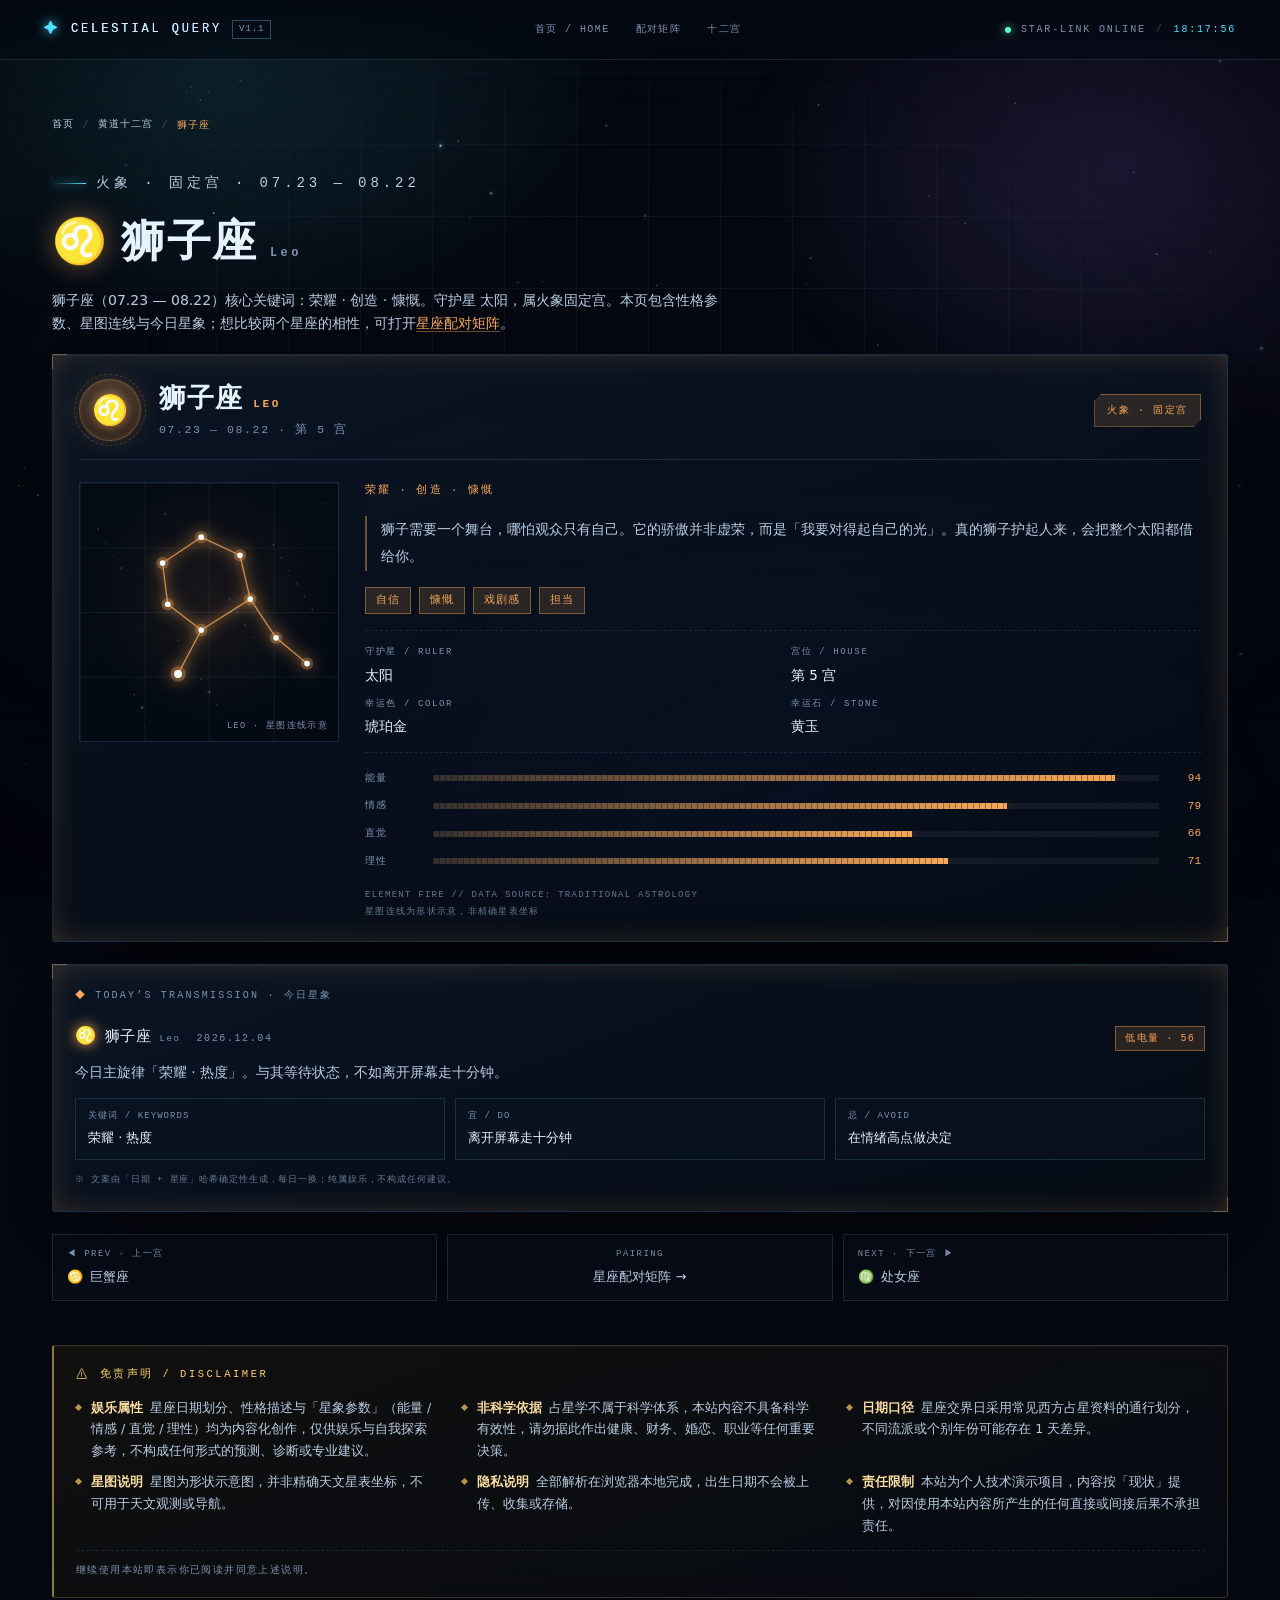
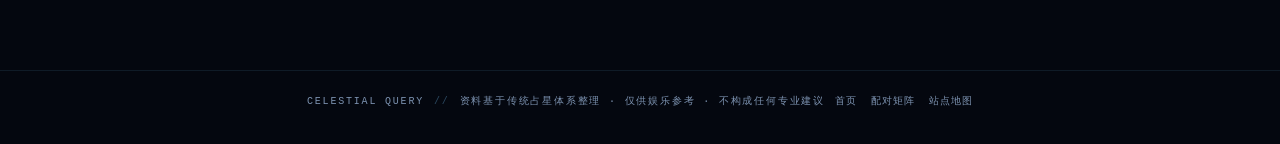
<file: leo/index.html>
<!DOCTYPE html>
<html lang="zh-CN">
<head>
  <meta charset="UTF-8" />
  <meta name="viewport" content="width=device-width, initial-scale=1.0" />
  <title>狮子座 LEO · 星座档案 | CELESTIAL QUERY</title>
  <meta name="description" content="狮子座（07.23 — 08.22）火象 · 固定宫，守护星 太阳。性格关键词：荣耀 · 创造 · 慷慨。查看 狮子座 的性格参数、星图连线、幸运色与今日星象。" />
  <meta name="theme-color" content="#04070f" />
  <link rel="canonical" href="https://2579902254.github.io/zodiac-query/leo/" />
  <meta property="og:type" content="article" />
  <meta property="og:site_name" content="CELESTIAL QUERY" />
  <meta property="og:locale" content="zh_CN" />
  <meta property="og:title" content="狮子座 Leo · 星座档案" />
  <meta property="og:description" content="狮子座（07.23 — 08.22）火象 · 固定宫，守护星 太阳。关键词 荣耀 · 创造 · 慷慨。" />
  <meta property="og:url" content="https://2579902254.github.io/zodiac-query/leo/" />
  <meta property="og:image" content="https://2579902254.github.io/zodiac-query/og/leo.png" />
  <meta property="og:image:width" content="1200" />
  <meta property="og:image:height" content="630" />
  <meta name="twitter:card" content="summary_large_image" />
  <meta name="twitter:title" content="狮子座 Leo · 星座档案" />
  <meta name="twitter:description" content="狮子座（07.23 — 08.22）火象 · 固定宫，关键词 荣耀 · 创造 · 慷慨。" />
  <meta name="twitter:image" content="https://2579902254.github.io/zodiac-query/og/leo.png" />
  <link
    rel="icon"
    href="data:image/svg+xml,%3Csvg xmlns='http://www.w3.org/2000/svg' viewBox='0 0 32 32'%3E%3Crect width='32' height='32' fill='%23050a13'/%3E%3Cpath d='M16 4l2.6 8.4L27 15l-8.4 2.6L16 26l-2.6-8.4L5 15l8.4-2.6z' fill='%234fe3ff'/%3E%3C/svg%3E"
  />
  <link rel="stylesheet" href="../css/style.css" />
  <script type="application/ld+json">
    {
      "@context": "https://schema.org",
      "@type": "Article",
      "headline": "狮子座 Leo · 星座档案",
      "description": "狮子座（07.23 — 08.22）火象 · 固定宫，守护星 太阳，关键词 荣耀 · 创造 · 慷慨。",
      "image": "https://2579902254.github.io/zodiac-query/og/leo.png",
      "inLanguage": "zh-CN",
      "url": "https://2579902254.github.io/zodiac-query/leo/",
      "isPartOf": { "@type": "WebSite", "name": "CELESTIAL QUERY", "url": "https://2579902254.github.io/zodiac-query/" }
    }
  </script>
</head>
<body data-sign="leo">
  <canvas id="starfield" aria-hidden="true"></canvas>
  <div class="bg-nebula" aria-hidden="true"></div>
  <div class="bg-grid" aria-hidden="true"></div>
  <div class="bg-scan" aria-hidden="true"></div>
  <div class="bg-vignette" aria-hidden="true"></div>

  <header class="hud">
    <div class="hud__brand">
      <span class="hud__mark" aria-hidden="true">✦</span>
      <a class="hud__title" href="../">CELESTIAL QUERY</a>
      <span class="hud__tag">v1.1</span>
    </div>
    <nav class="hud__nav" aria-label="站点导航">
      <a href="../">首页 / HOME</a>
      <a href="../match/">配对矩阵</a>
      <a href="../#signindex">十二宫</a>
    </nav>
    <div class="hud__meta">
      <span class="hud__led" aria-hidden="true"></span>
      <span>STAR-LINK ONLINE</span>
      <span class="hud__sep" aria-hidden="true">/</span>
      <span id="sys-clock">00:00:00</span>
    </div>
  </header>

  <main class="shell">
    <nav class="crumbs" aria-label="面包屑">
      <a href="../">首页</a><span aria-hidden="true">/</span>
      <a href="../#signindex">黄道十二宫</a><span aria-hidden="true">/</span>
      <b>狮子座</b>
    </nav>

    <section class="signhero">
      <p class="eyebrow"><span class="eyebrow__line" aria-hidden="true"></span>火象 · 固定宫 · 07.23 — 08.22</p>
      <h1><span aria-hidden="true">♌</span>狮子座<em>Leo</em></h1>
      <p>狮子座（07.23 — 08.22）核心关键词：荣耀 · 创造 · 慷慨。守护星 太阳，属火象固定宫。本页包含性格参数、星图连线与今日星象；想比较两个星座的相性，可打开<a class="link" data-pair-link href="../match/">星座配对矩阵</a>。</p>
    </section>

    <article class="panel detail" id="detail" aria-live="polite"></article>

    <section class="panel transmission" id="transmission" aria-live="polite"></section>

    <nav class="signnav" aria-label="相邻星座">
      <a href="../cancer/"><span>◀ PREV · 上一宫</span><b><i aria-hidden="true">♋</i>巨蟹座</b></a>
      <a class="is-center" data-pair-link href="../match/"><span>PAIRING</span><b>星座配对矩阵 →</b></a>
      <a href="../virgo/"><span>NEXT · 下一宫 ▶</span><b><i aria-hidden="true">♍</i>处女座</b></a>
    </nav>

    <section class="disclaimer" aria-labelledby="disclaimer-title">
      <div class="disclaimer__head">
        <span class="disclaimer__icon" aria-hidden="true">⚠</span>
        <h2 class="disclaimer__title" id="disclaimer-title">免责声明 / DISCLAIMER</h2>
      </div>
      <ul class="disclaimer__list">
        <li><b>娱乐属性</b>星座日期划分、性格描述与「星象参数」（能量 / 情感 / 直觉 / 理性）均为内容化创作，仅供娱乐与自我探索参考，不构成任何形式的预测、诊断或专业建议。</li>
        <li><b>非科学依据</b>占星学不属于科学体系，本站内容不具备科学有效性，请勿据此作出健康、财务、婚恋、职业等任何重要决策。</li>
        <li><b>日期口径</b>星座交界日采用常见西方占星资料的通行划分，不同流派或个别年份可能存在 1 天差异。</li>
        <li><b>星图说明</b>星图为形状示意图，并非精确天文星表坐标，不可用于天文观测或导航。</li>
        <li><b>隐私说明</b>全部解析在浏览器本地完成，出生日期不会被上传、收集或存储。</li>
        <li><b>责任限制</b>本站为个人技术演示项目，内容按「现状」提供，对因使用本站内容所产生的任何直接或间接后果不承担责任。</li>
      </ul>
      <p class="disclaimer__foot">继续使用本站即表示你已阅读并同意上述说明。</p>
    </section>
  </main>

  <footer class="foot">
    <span>CELESTIAL QUERY</span>
    <span class="foot__sep" aria-hidden="true">//</span>
    <span>资料基于传统占星体系整理 · 仅供娱乐参考 · 不构成任何专业建议</span>
    <nav class="foot__nav" aria-label="页脚导航">
      <a href="../">首页</a>
      <a href="../match/">配对矩阵</a>
      <a href="../sitemap.xml">站点地图</a>
    </nav>
  </footer>

  <script src="../js/data.js"></script>
  <script src="../js/starfield.js"></script>
  <script src="../js/render.js"></script>
  <script src="../js/sign-page.js"></script>
</body>
</html>
</file>
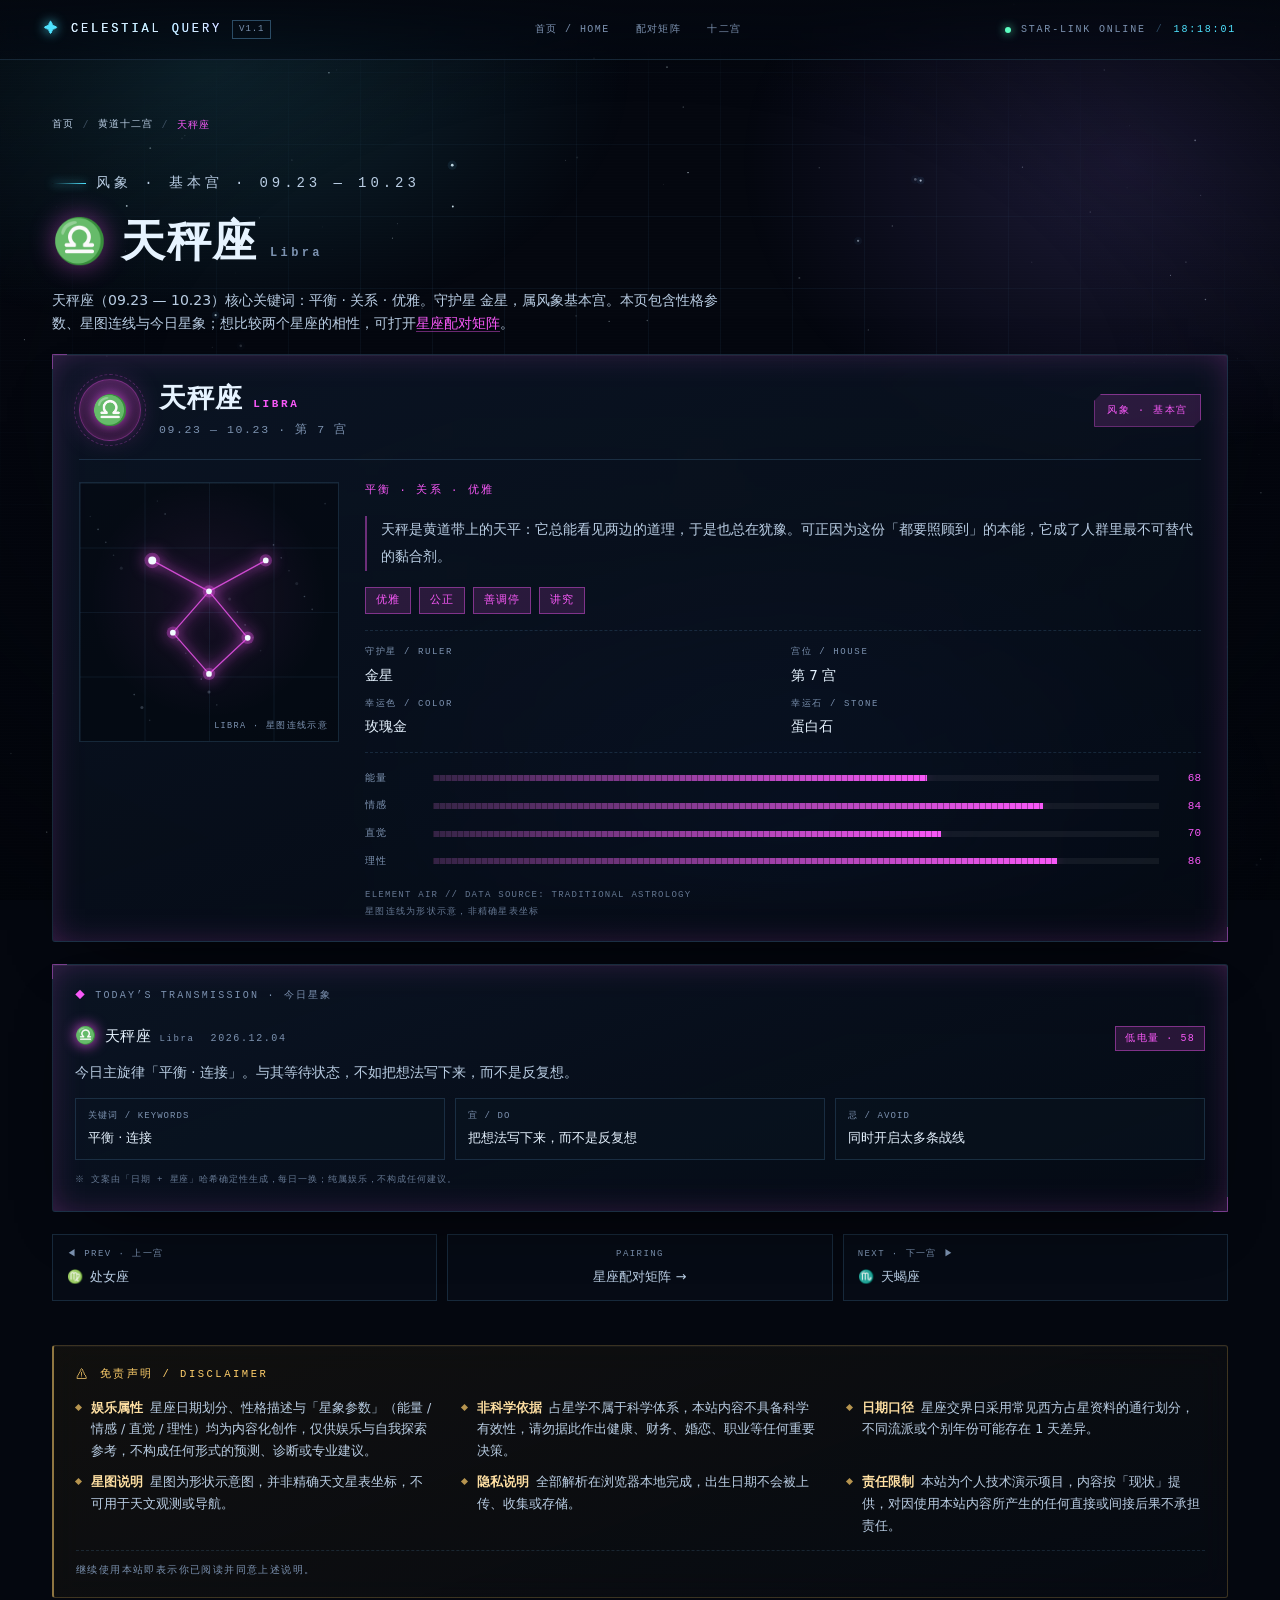
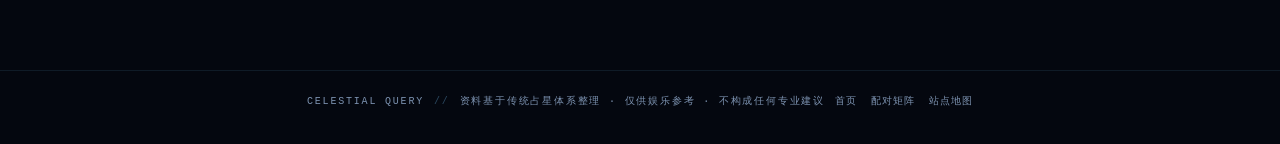
<file: libra/index.html>
<!DOCTYPE html>
<html lang="zh-CN">
<head>
  <meta charset="UTF-8" />
  <meta name="viewport" content="width=device-width, initial-scale=1.0" />
  <title>天秤座 LIBRA · 星座档案 | CELESTIAL QUERY</title>
  <meta name="description" content="天秤座（09.23 — 10.23）风象 · 基本宫，守护星 金星。性格关键词：平衡 · 关系 · 优雅。查看 天秤座 的性格参数、星图连线、幸运色与今日星象。" />
  <meta name="theme-color" content="#04070f" />
  <link rel="canonical" href="https://2579902254.github.io/zodiac-query/libra/" />
  <meta property="og:type" content="article" />
  <meta property="og:site_name" content="CELESTIAL QUERY" />
  <meta property="og:locale" content="zh_CN" />
  <meta property="og:title" content="天秤座 Libra · 星座档案" />
  <meta property="og:description" content="天秤座（09.23 — 10.23）风象 · 基本宫，守护星 金星。关键词 平衡 · 关系 · 优雅。" />
  <meta property="og:url" content="https://2579902254.github.io/zodiac-query/libra/" />
  <meta property="og:image" content="https://2579902254.github.io/zodiac-query/og/libra.png" />
  <meta property="og:image:width" content="1200" />
  <meta property="og:image:height" content="630" />
  <meta name="twitter:card" content="summary_large_image" />
  <meta name="twitter:title" content="天秤座 Libra · 星座档案" />
  <meta name="twitter:description" content="天秤座（09.23 — 10.23）风象 · 基本宫，关键词 平衡 · 关系 · 优雅。" />
  <meta name="twitter:image" content="https://2579902254.github.io/zodiac-query/og/libra.png" />
  <link
    rel="icon"
    href="data:image/svg+xml,%3Csvg xmlns='http://www.w3.org/2000/svg' viewBox='0 0 32 32'%3E%3Crect width='32' height='32' fill='%23050a13'/%3E%3Cpath d='M16 4l2.6 8.4L27 15l-8.4 2.6L16 26l-2.6-8.4L5 15l8.4-2.6z' fill='%234fe3ff'/%3E%3C/svg%3E"
  />
  <link rel="stylesheet" href="../css/style.css" />
  <script type="application/ld+json">
    {
      "@context": "https://schema.org",
      "@type": "Article",
      "headline": "天秤座 Libra · 星座档案",
      "description": "天秤座（09.23 — 10.23）风象 · 基本宫，守护星 金星，关键词 平衡 · 关系 · 优雅。",
      "image": "https://2579902254.github.io/zodiac-query/og/libra.png",
      "inLanguage": "zh-CN",
      "url": "https://2579902254.github.io/zodiac-query/libra/",
      "isPartOf": { "@type": "WebSite", "name": "CELESTIAL QUERY", "url": "https://2579902254.github.io/zodiac-query/" }
    }
  </script>
</head>
<body data-sign="libra">
  <canvas id="starfield" aria-hidden="true"></canvas>
  <div class="bg-nebula" aria-hidden="true"></div>
  <div class="bg-grid" aria-hidden="true"></div>
  <div class="bg-scan" aria-hidden="true"></div>
  <div class="bg-vignette" aria-hidden="true"></div>

  <header class="hud">
    <div class="hud__brand">
      <span class="hud__mark" aria-hidden="true">✦</span>
      <a class="hud__title" href="../">CELESTIAL QUERY</a>
      <span class="hud__tag">v1.1</span>
    </div>
    <nav class="hud__nav" aria-label="站点导航">
      <a href="../">首页 / HOME</a>
      <a href="../match/">配对矩阵</a>
      <a href="../#signindex">十二宫</a>
    </nav>
    <div class="hud__meta">
      <span class="hud__led" aria-hidden="true"></span>
      <span>STAR-LINK ONLINE</span>
      <span class="hud__sep" aria-hidden="true">/</span>
      <span id="sys-clock">00:00:00</span>
    </div>
  </header>

  <main class="shell">
    <nav class="crumbs" aria-label="面包屑">
      <a href="../">首页</a><span aria-hidden="true">/</span>
      <a href="../#signindex">黄道十二宫</a><span aria-hidden="true">/</span>
      <b>天秤座</b>
    </nav>

    <section class="signhero">
      <p class="eyebrow"><span class="eyebrow__line" aria-hidden="true"></span>风象 · 基本宫 · 09.23 — 10.23</p>
      <h1><span aria-hidden="true">♎</span>天秤座<em>Libra</em></h1>
      <p>天秤座（09.23 — 10.23）核心关键词：平衡 · 关系 · 优雅。守护星 金星，属风象基本宫。本页包含性格参数、星图连线与今日星象；想比较两个星座的相性，可打开<a class="link" data-pair-link href="../match/">星座配对矩阵</a>。</p>
    </section>

    <article class="panel detail" id="detail" aria-live="polite"></article>

    <section class="panel transmission" id="transmission" aria-live="polite"></section>

    <nav class="signnav" aria-label="相邻星座">
      <a href="../virgo/"><span>◀ PREV · 上一宫</span><b><i aria-hidden="true">♍</i>处女座</b></a>
      <a class="is-center" data-pair-link href="../match/"><span>PAIRING</span><b>星座配对矩阵 →</b></a>
      <a href="../scorpio/"><span>NEXT · 下一宫 ▶</span><b><i aria-hidden="true">♏</i>天蝎座</b></a>
    </nav>

    <section class="disclaimer" aria-labelledby="disclaimer-title">
      <div class="disclaimer__head">
        <span class="disclaimer__icon" aria-hidden="true">⚠</span>
        <h2 class="disclaimer__title" id="disclaimer-title">免责声明 / DISCLAIMER</h2>
      </div>
      <ul class="disclaimer__list">
        <li><b>娱乐属性</b>星座日期划分、性格描述与「星象参数」（能量 / 情感 / 直觉 / 理性）均为内容化创作，仅供娱乐与自我探索参考，不构成任何形式的预测、诊断或专业建议。</li>
        <li><b>非科学依据</b>占星学不属于科学体系，本站内容不具备科学有效性，请勿据此作出健康、财务、婚恋、职业等任何重要决策。</li>
        <li><b>日期口径</b>星座交界日采用常见西方占星资料的通行划分，不同流派或个别年份可能存在 1 天差异。</li>
        <li><b>星图说明</b>星图为形状示意图，并非精确天文星表坐标，不可用于天文观测或导航。</li>
        <li><b>隐私说明</b>全部解析在浏览器本地完成，出生日期不会被上传、收集或存储。</li>
        <li><b>责任限制</b>本站为个人技术演示项目，内容按「现状」提供，对因使用本站内容所产生的任何直接或间接后果不承担责任。</li>
      </ul>
      <p class="disclaimer__foot">继续使用本站即表示你已阅读并同意上述说明。</p>
    </section>
  </main>

  <footer class="foot">
    <span>CELESTIAL QUERY</span>
    <span class="foot__sep" aria-hidden="true">//</span>
    <span>资料基于传统占星体系整理 · 仅供娱乐参考 · 不构成任何专业建议</span>
    <nav class="foot__nav" aria-label="页脚导航">
      <a href="../">首页</a>
      <a href="../match/">配对矩阵</a>
      <a href="../sitemap.xml">站点地图</a>
    </nav>
  </footer>

  <script src="../js/data.js"></script>
  <script src="../js/starfield.js"></script>
  <script src="../js/render.js"></script>
  <script src="../js/sign-page.js"></script>
</body>
</html>
</file>
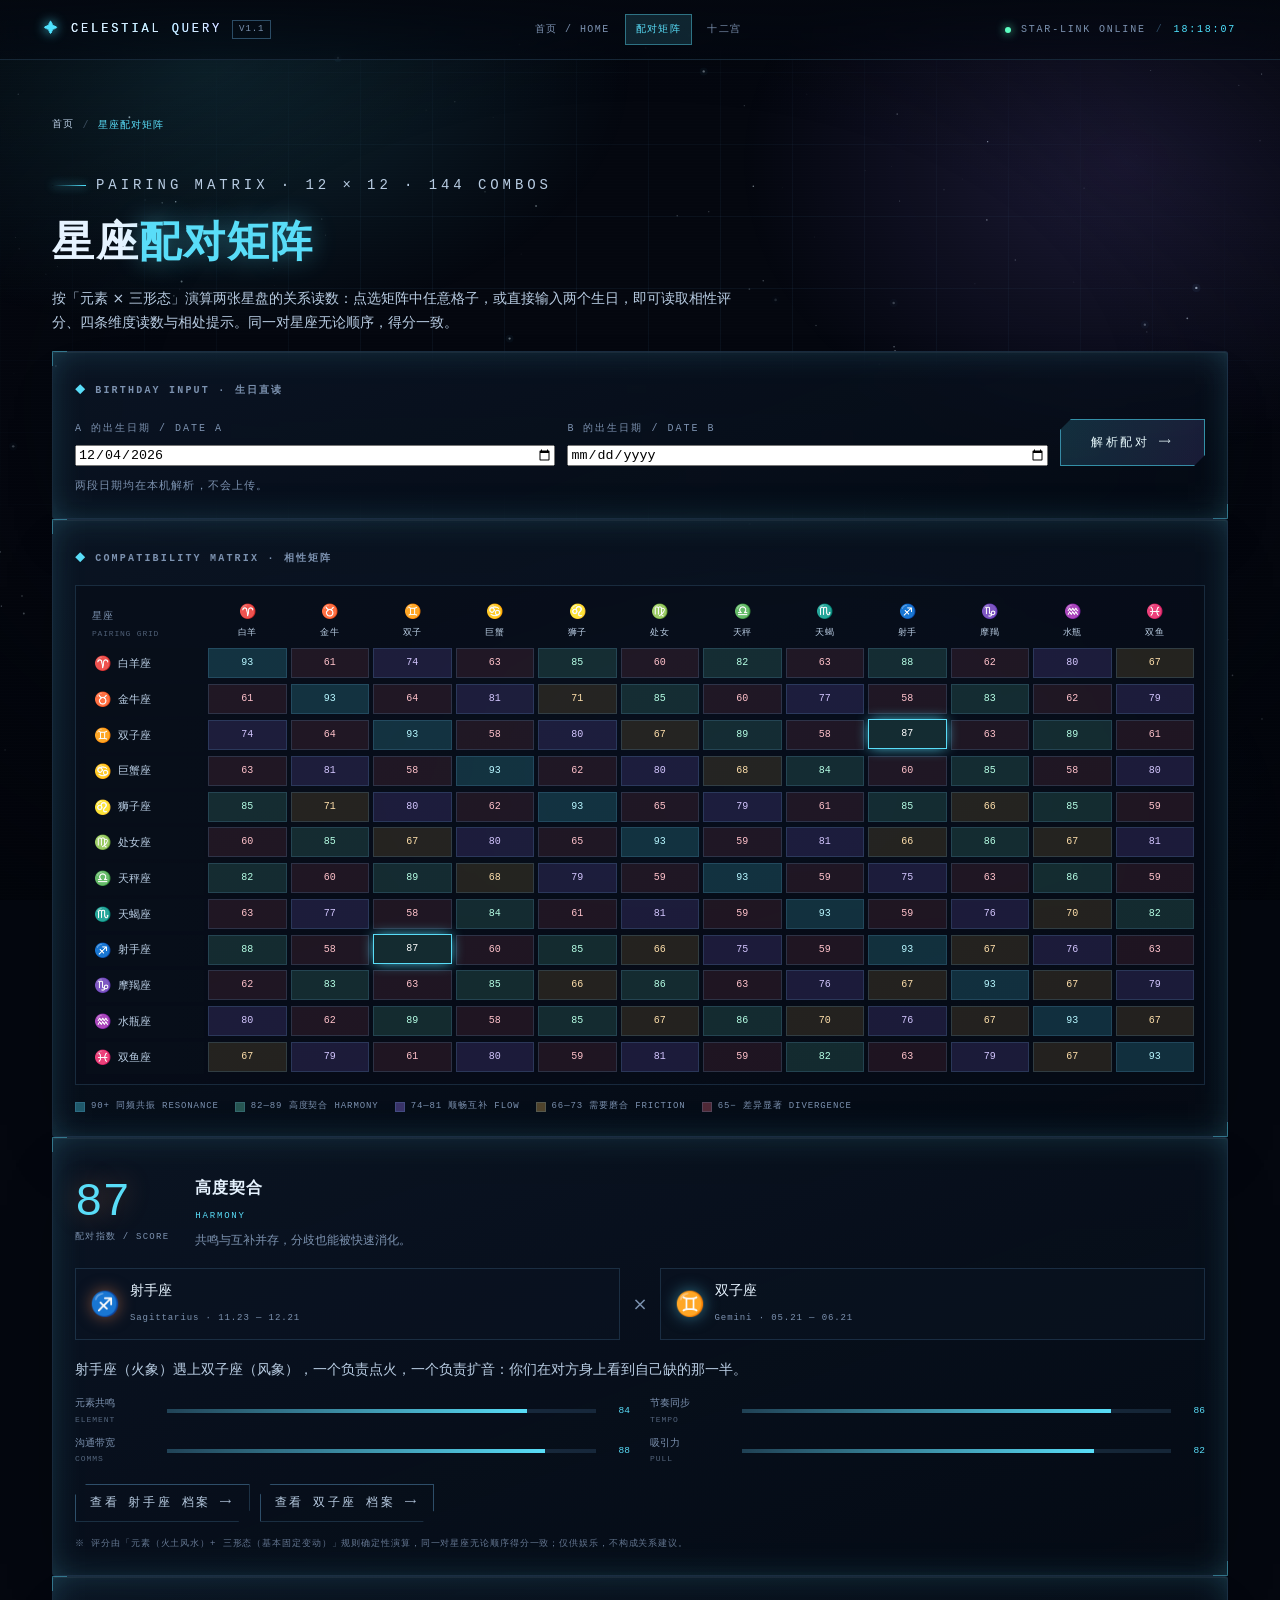
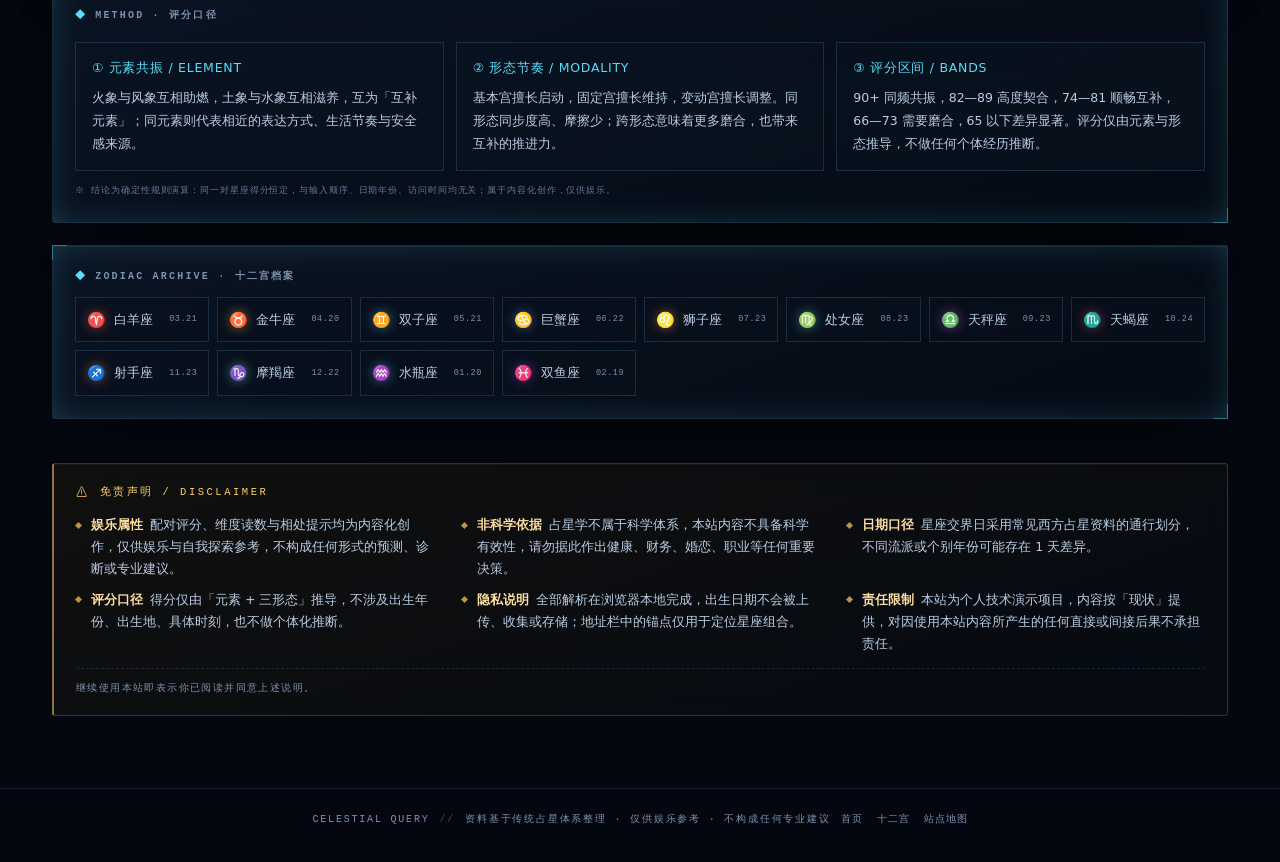
<file: match/index.html>
<!DOCTYPE html>
<html lang="zh-CN">
<head>
  <meta charset="UTF-8" />
  <meta name="viewport" content="width=device-width, initial-scale=1.0" />
  <title>星座配对矩阵 · 12×12 相性查询 | CELESTIAL QUERY</title>
  <meta name="description" content="12×12 星座配对矩阵：输入两个生日即刻得到星座组合，按元素（火土风水）与三形态（基本/固定/变动）给出确定性相性评分、四条维度读数与相处建议。" />
  <meta name="theme-color" content="#04070f" />
  <link rel="canonical" href="https://2579902254.github.io/zodiac-query/match/" />
  <meta property="og:type" content="website" />
  <meta property="og:site_name" content="CELESTIAL QUERY" />
  <meta property="og:locale" content="zh_CN" />
  <meta property="og:title" content="星座配对矩阵 · 12×12 相性查询" />
  <meta property="og:description" content="输入两个生日，读取星座组合的元素相性与节奏同步度；144 组组合一次看完。" />
  <meta property="og:url" content="https://2579902254.github.io/zodiac-query/match/" />
  <meta property="og:image" content="https://2579902254.github.io/zodiac-query/og/match.png" />
  <meta property="og:image:width" content="1200" />
  <meta property="og:image:height" content="630" />
  <meta name="twitter:card" content="summary_large_image" />
  <meta name="twitter:title" content="星座配对矩阵 · 12×12 相性查询" />
  <meta name="twitter:description" content="输入两个生日，读取星座组合的元素相性与节奏同步度；144 组组合一次看完。" />
  <meta name="twitter:image" content="https://2579902254.github.io/zodiac-query/og/match.png" />
  <link
    rel="icon"
    href="data:image/svg+xml,%3Csvg xmlns='http://www.w3.org/2000/svg' viewBox='0 0 32 32'%3E%3Crect width='32' height='32' fill='%23050a13'/%3E%3Cpath d='M16 4l2.6 8.4L27 15l-8.4 2.6L16 26l-2.6-8.4L5 15l8.4-2.6z' fill='%234fe3ff'/%3E%3C/svg%3E"
  />
  <link rel="stylesheet" href="../css/style.css" />
  <script type="application/ld+json">
    {
      "@context": "https://schema.org",
      "@type": "WebPage",
      "name": "星座配对矩阵 · 12×12 相性查询",
      "url": "https://2579902254.github.io/zodiac-query/match/",
      "inLanguage": "zh-CN",
      "description": "12×12 星座配对矩阵，按元素与三形态给出确定性相性评分。",
      "isPartOf": {
        "@type": "WebSite",
        "name": "CELESTIAL QUERY",
        "url": "https://2579902254.github.io/zodiac-query/"
      },
      "breadcrumb": {
        "@type": "BreadcrumbList",
        "itemListElement": [
          {
            "@type": "ListItem",
            "position": 1,
            "name": "首页",
            "item": "https://2579902254.github.io/zodiac-query/"
          },
          {
            "@type": "ListItem",
            "position": 2,
            "name": "星座配对矩阵",
            "item": "https://2579902254.github.io/zodiac-query/match/"
          }
        ]
      }
    }
  </script>
</head>
<body data-page="match">
  <canvas id="starfield" aria-hidden="true"></canvas>
  <div class="bg-nebula" aria-hidden="true"></div>
  <div class="bg-grid" aria-hidden="true"></div>
  <div class="bg-scan" aria-hidden="true"></div>
  <div class="bg-vignette" aria-hidden="true"></div>

  <header class="hud">
    <div class="hud__brand">
      <span class="hud__mark" aria-hidden="true">✦</span>
      <a class="hud__title" href="../">CELESTIAL QUERY</a>
      <span class="hud__tag">v1.1</span>
    </div>
    <nav class="hud__nav" aria-label="站点导航">
      <a href="../">首页 / HOME</a>
      <a href="./" aria-current="page">配对矩阵</a>
      <a href="../#signindex">十二宫</a>
    </nav>
    <div class="hud__meta">
      <span class="hud__led" aria-hidden="true"></span>
      <span>STAR-LINK ONLINE</span>
      <span class="hud__sep" aria-hidden="true">/</span>
      <span id="sys-clock">00:00:00</span>
    </div>
  </header>

  <main class="shell">
    <nav class="crumbs" aria-label="面包屑">
      <a href="../">首页</a><span aria-hidden="true">/</span>
      <b>星座配对矩阵</b>
    </nav>

    <section class="matchhero">
      <p class="eyebrow"><span class="eyebrow__line" aria-hidden="true"></span>PAIRING MATRIX · 12 × 12 · 144 COMBOS</p>
      <h1>星座<strong>配对矩阵</strong></h1>
      <p>按「元素 × 三形态」演算两张星盘的关系读数：点选矩阵中任意格子，或直接输入两个生日，即可读取相性评分、四条维度读数与相处提示。同一对星座无论顺序，得分一致。</p>
    </section>

    <section class="panel" aria-labelledby="pairform-title">
      <h2 class="panel__label" id="pairform-title">
        <span aria-hidden="true">◆</span> BIRTHDAY INPUT · 生日直读
      </h2>
      <form class="pairform" id="pair-form" novalidate>
        <div class="query__field">
          <label for="birth-a">A 的出生日期 / DATE A</label>
          <input type="date" id="birth-a" name="birth-a" min="1900-01-01" max="2100-12-31" autocomplete="off" />
        </div>
        <div class="query__field">
          <label for="birth-b">B 的出生日期 / DATE B</label>
          <input type="date" id="birth-b" name="birth-b" min="1900-01-01" max="2100-12-31" autocomplete="off" />
        </div>
        <button type="submit" class="btn">解析配对 ⟶</button>
      </form>
      <p class="query__hint" id="pair-note">两段日期均在本机解析，不会上传。</p>
    </section>

    <section class="panel" aria-labelledby="matrix-title">
      <h2 class="panel__label" id="matrix-title">
        <span aria-hidden="true">◆</span> COMPATIBILITY MATRIX · 相性矩阵
      </h2>
      <div class="matrix__scroll">
        <div class="matrix" id="matrix" role="group" aria-label="12×12 星座配对指数矩阵，行为主动方星座，列为对方星座"></div>
      </div>
      <div class="matrix__legend" aria-hidden="true">
        <span><i data-band="90"></i>90+ 同频共振 RESONANCE</span>
        <span><i data-band="82"></i>82—89 高度契合 HARMONY</span>
        <span><i data-band="74"></i>74—81 顺畅互补 FLOW</span>
        <span><i data-band="66"></i>66—73 需要磨合 FRICTION</span>
        <span><i data-band="0"></i>65− 差异显著 DIVERGENCE</span>
      </div>
    </section>

    <section class="panel pair-readout" id="pair-readout" aria-live="polite"></section>

    <section class="panel" aria-labelledby="rule-title">
      <h2 class="panel__label" id="rule-title">
        <span aria-hidden="true">◆</span> METHOD · 评分口径
      </h2>
      <div class="rules">
        <article>
          <h3>① 元素共振 / ELEMENT</h3>
          <p>火象与风象互相助燃，土象与水象互相滋养，互为「互补元素」；同元素则代表相近的表达方式、生活节奏与安全感来源。</p>
        </article>
        <article>
          <h3>② 形态节奏 / MODALITY</h3>
          <p>基本宫擅长启动，固定宫擅长维持，变动宫擅长调整。同形态同步度高、摩擦少；跨形态意味着更多磨合，也带来互补的推进力。</p>
        </article>
        <article>
          <h3>③ 评分区间 / BANDS</h3>
          <p>90+ 同频共振，82—89 高度契合，74—81 顺畅互补，66—73 需要磨合，65 以下差异显著。评分仅由元素与形态推导，不做任何个体经历推断。</p>
        </article>
      </div>
      <p class="tst__note">※ 结论为确定性规则演算：同一对星座得分恒定，与输入顺序、日期年份、访问时间均无关；属于内容化创作，仅供娱乐。</p>
    </section>

    <section class="panel signindex" id="signindex" aria-labelledby="signindex-title">
      <h2 class="panel__label" id="signindex-title">
        <span aria-hidden="true">◆</span> ZODIAC ARCHIVE · 十二宫档案
      </h2>
      <div class="signindex__grid">
        <a class="signindex__item" href="../aries/" style="--item-hue: 10"><i aria-hidden="true">♈</i>白羊座<em>03.21</em></a>
        <a class="signindex__item" href="../taurus/" style="--item-hue: 42"><i aria-hidden="true">♉</i>金牛座<em>04.20</em></a>
        <a class="signindex__item" href="../gemini/" style="--item-hue: 190"><i aria-hidden="true">♊</i>双子座<em>05.21</em></a>
        <a class="signindex__item" href="../cancer/" style="--item-hue: 208"><i aria-hidden="true">♋</i>巨蟹座<em>06.22</em></a>
        <a class="signindex__item" href="../leo/" style="--item-hue: 30"><i aria-hidden="true">♌</i>狮子座<em>07.23</em></a>
        <a class="signindex__item" href="../virgo/" style="--item-hue: 158"><i aria-hidden="true">♍</i>处女座<em>08.23</em></a>
        <a class="signindex__item" href="../libra/" style="--item-hue: 300"><i aria-hidden="true">♎</i>天秤座<em>09.23</em></a>
        <a class="signindex__item" href="../scorpio/" style="--item-hue: 348"><i aria-hidden="true">♏</i>天蝎座<em>10.24</em></a>
        <a class="signindex__item" href="../sagittarius/" style="--item-hue: 20"><i aria-hidden="true">♐</i>射手座<em>11.23</em></a>
        <a class="signindex__item" href="../capricorn/" style="--item-hue: 168"><i aria-hidden="true">♑</i>摩羯座<em>12.22</em></a>
        <a class="signindex__item" href="../aquarius/" style="--item-hue: 196"><i aria-hidden="true">♒</i>水瓶座<em>01.20</em></a>
        <a class="signindex__item" href="../pisces/" style="--item-hue: 272"><i aria-hidden="true">♓</i>双鱼座<em>02.19</em></a>
      </div>
    </section>

    <section class="disclaimer" aria-labelledby="disclaimer-title">
      <div class="disclaimer__head">
        <span class="disclaimer__icon" aria-hidden="true">⚠</span>
        <h2 class="disclaimer__title" id="disclaimer-title">免责声明 / DISCLAIMER</h2>
      </div>
      <ul class="disclaimer__list">
        <li><b>娱乐属性</b>配对评分、维度读数与相处提示均为内容化创作，仅供娱乐与自我探索参考，不构成任何形式的预测、诊断或专业建议。</li>
        <li><b>非科学依据</b>占星学不属于科学体系，本站内容不具备科学有效性，请勿据此作出健康、财务、婚恋、职业等任何重要决策。</li>
        <li><b>日期口径</b>星座交界日采用常见西方占星资料的通行划分，不同流派或个别年份可能存在 1 天差异。</li>
        <li><b>评分口径</b>得分仅由「元素 + 三形态」推导，不涉及出生年份、出生地、具体时刻，也不做个体化推断。</li>
        <li><b>隐私说明</b>全部解析在浏览器本地完成，出生日期不会被上传、收集或存储；地址栏中的锚点仅用于定位星座组合。</li>
        <li><b>责任限制</b>本站为个人技术演示项目，内容按「现状」提供，对因使用本站内容所产生的任何直接或间接后果不承担责任。</li>
      </ul>
      <p class="disclaimer__foot">继续使用本站即表示你已阅读并同意上述说明。</p>
    </section>
  </main>

  <footer class="foot">
    <span>CELESTIAL QUERY</span>
    <span class="foot__sep" aria-hidden="true">//</span>
    <span>资料基于传统占星体系整理 · 仅供娱乐参考 · 不构成任何专业建议</span>
    <nav class="foot__nav" aria-label="页脚导航">
      <a href="../">首页</a>
      <a href="../#signindex">十二宫</a>
      <a href="../sitemap.xml">站点地图</a>
    </nav>
  </footer>

  <script src="../js/data.js"></script>
  <script src="../js/starfield.js"></script>
  <script src="../js/render.js"></script>
  <script src="../js/match.js"></script>
</body>
</html>
</file>
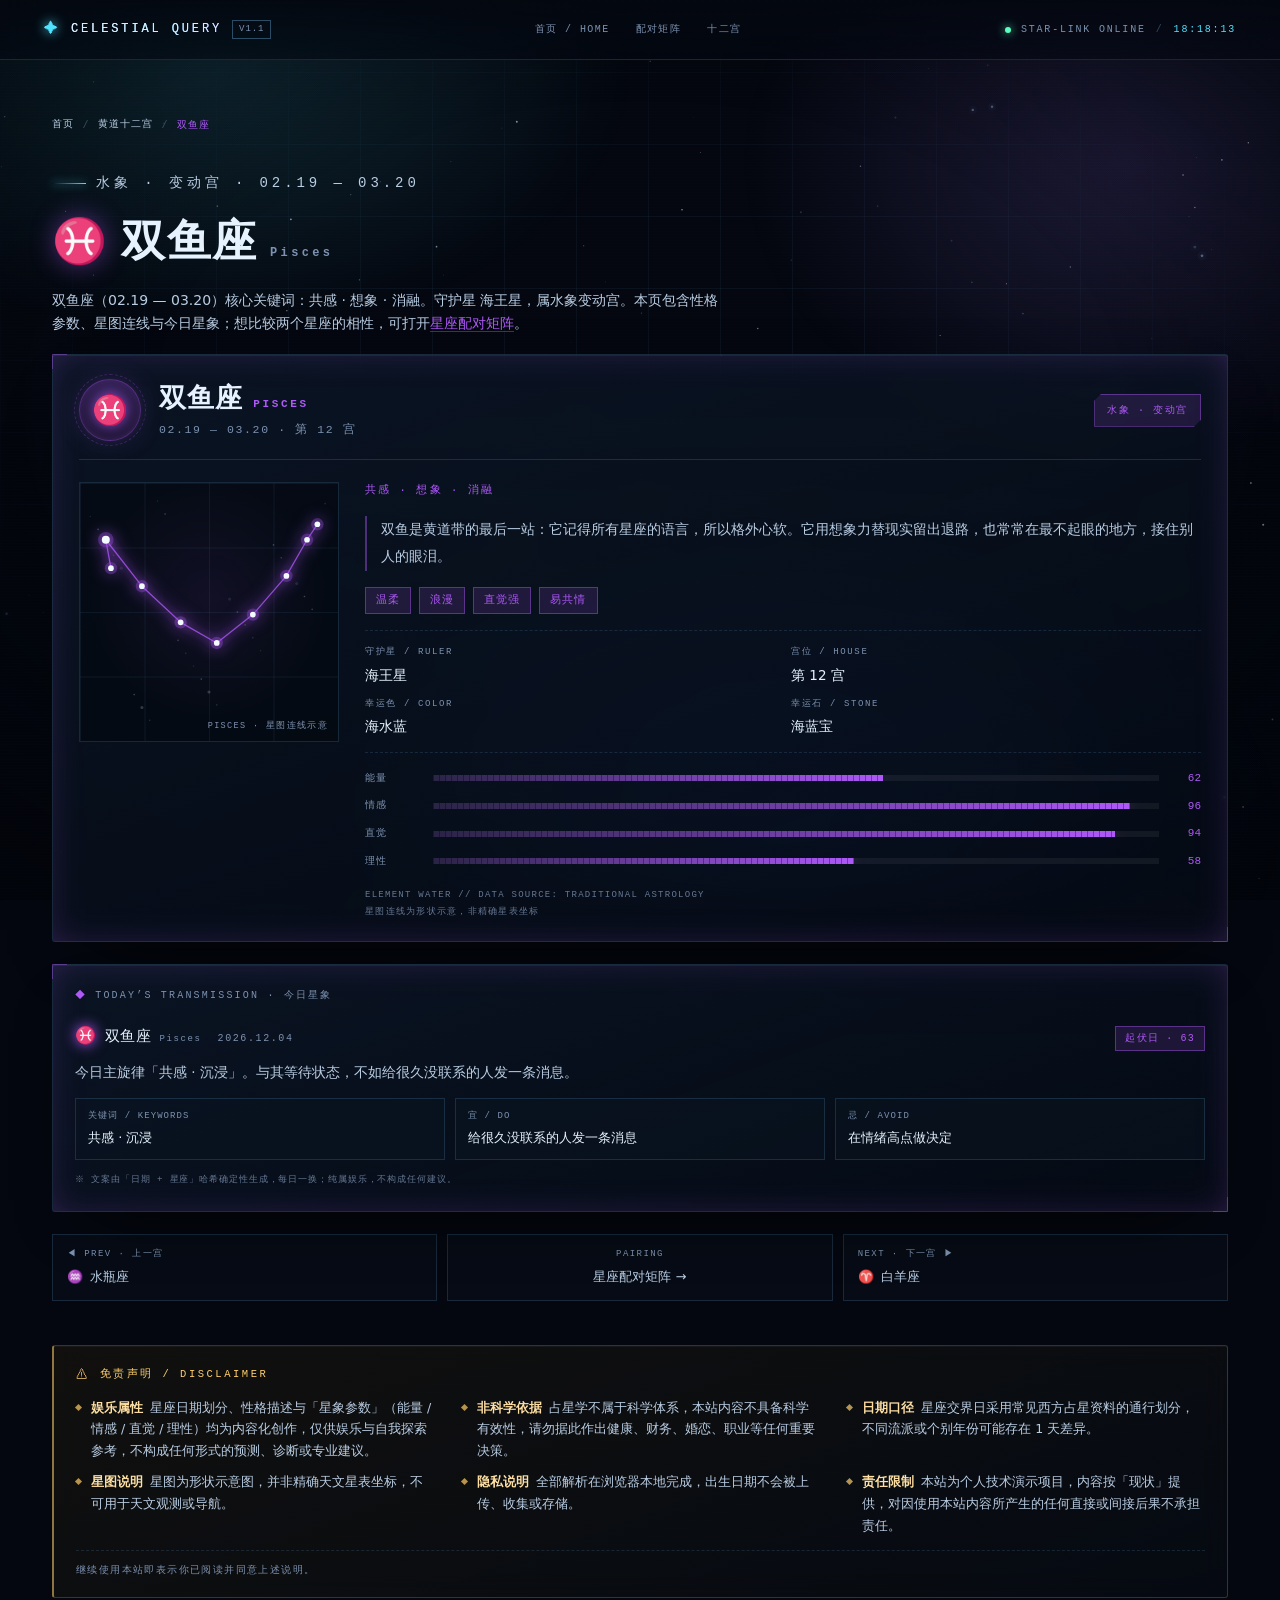
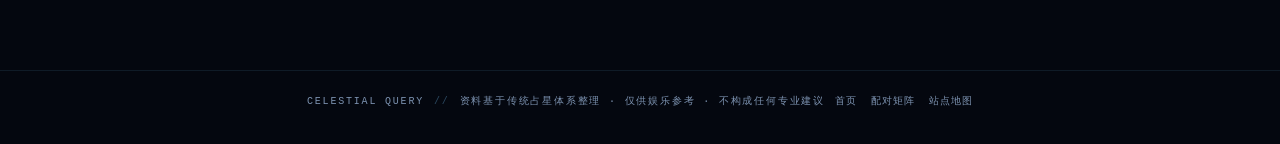
<file: pisces/index.html>
<!DOCTYPE html>
<html lang="zh-CN">
<head>
  <meta charset="UTF-8" />
  <meta name="viewport" content="width=device-width, initial-scale=1.0" />
  <title>双鱼座 PISCES · 星座档案 | CELESTIAL QUERY</title>
  <meta name="description" content="双鱼座（02.19 — 03.20）水象 · 变动宫，守护星 海王星。性格关键词：共感 · 想象 · 消融。查看 双鱼座 的性格参数、星图连线、幸运色与今日星象。" />
  <meta name="theme-color" content="#04070f" />
  <link rel="canonical" href="https://2579902254.github.io/zodiac-query/pisces/" />
  <meta property="og:type" content="article" />
  <meta property="og:site_name" content="CELESTIAL QUERY" />
  <meta property="og:locale" content="zh_CN" />
  <meta property="og:title" content="双鱼座 Pisces · 星座档案" />
  <meta property="og:description" content="双鱼座（02.19 — 03.20）水象 · 变动宫，守护星 海王星。关键词 共感 · 想象 · 消融。" />
  <meta property="og:url" content="https://2579902254.github.io/zodiac-query/pisces/" />
  <meta property="og:image" content="https://2579902254.github.io/zodiac-query/og/pisces.png" />
  <meta property="og:image:width" content="1200" />
  <meta property="og:image:height" content="630" />
  <meta name="twitter:card" content="summary_large_image" />
  <meta name="twitter:title" content="双鱼座 Pisces · 星座档案" />
  <meta name="twitter:description" content="双鱼座（02.19 — 03.20）水象 · 变动宫，关键词 共感 · 想象 · 消融。" />
  <meta name="twitter:image" content="https://2579902254.github.io/zodiac-query/og/pisces.png" />
  <link
    rel="icon"
    href="data:image/svg+xml,%3Csvg xmlns='http://www.w3.org/2000/svg' viewBox='0 0 32 32'%3E%3Crect width='32' height='32' fill='%23050a13'/%3E%3Cpath d='M16 4l2.6 8.4L27 15l-8.4 2.6L16 26l-2.6-8.4L5 15l8.4-2.6z' fill='%234fe3ff'/%3E%3C/svg%3E"
  />
  <link rel="stylesheet" href="../css/style.css" />
  <script type="application/ld+json">
    {
      "@context": "https://schema.org",
      "@type": "Article",
      "headline": "双鱼座 Pisces · 星座档案",
      "description": "双鱼座（02.19 — 03.20）水象 · 变动宫，守护星 海王星，关键词 共感 · 想象 · 消融。",
      "image": "https://2579902254.github.io/zodiac-query/og/pisces.png",
      "inLanguage": "zh-CN",
      "url": "https://2579902254.github.io/zodiac-query/pisces/",
      "isPartOf": { "@type": "WebSite", "name": "CELESTIAL QUERY", "url": "https://2579902254.github.io/zodiac-query/" }
    }
  </script>
</head>
<body data-sign="pisces">
  <canvas id="starfield" aria-hidden="true"></canvas>
  <div class="bg-nebula" aria-hidden="true"></div>
  <div class="bg-grid" aria-hidden="true"></div>
  <div class="bg-scan" aria-hidden="true"></div>
  <div class="bg-vignette" aria-hidden="true"></div>

  <header class="hud">
    <div class="hud__brand">
      <span class="hud__mark" aria-hidden="true">✦</span>
      <a class="hud__title" href="../">CELESTIAL QUERY</a>
      <span class="hud__tag">v1.1</span>
    </div>
    <nav class="hud__nav" aria-label="站点导航">
      <a href="../">首页 / HOME</a>
      <a href="../match/">配对矩阵</a>
      <a href="../#signindex">十二宫</a>
    </nav>
    <div class="hud__meta">
      <span class="hud__led" aria-hidden="true"></span>
      <span>STAR-LINK ONLINE</span>
      <span class="hud__sep" aria-hidden="true">/</span>
      <span id="sys-clock">00:00:00</span>
    </div>
  </header>

  <main class="shell">
    <nav class="crumbs" aria-label="面包屑">
      <a href="../">首页</a><span aria-hidden="true">/</span>
      <a href="../#signindex">黄道十二宫</a><span aria-hidden="true">/</span>
      <b>双鱼座</b>
    </nav>

    <section class="signhero">
      <p class="eyebrow"><span class="eyebrow__line" aria-hidden="true"></span>水象 · 变动宫 · 02.19 — 03.20</p>
      <h1><span aria-hidden="true">♓</span>双鱼座<em>Pisces</em></h1>
      <p>双鱼座（02.19 — 03.20）核心关键词：共感 · 想象 · 消融。守护星 海王星，属水象变动宫。本页包含性格参数、星图连线与今日星象；想比较两个星座的相性，可打开<a class="link" data-pair-link href="../match/">星座配对矩阵</a>。</p>
    </section>

    <article class="panel detail" id="detail" aria-live="polite"></article>

    <section class="panel transmission" id="transmission" aria-live="polite"></section>

    <nav class="signnav" aria-label="相邻星座">
      <a href="../aquarius/"><span>◀ PREV · 上一宫</span><b><i aria-hidden="true">♒</i>水瓶座</b></a>
      <a class="is-center" data-pair-link href="../match/"><span>PAIRING</span><b>星座配对矩阵 →</b></a>
      <a href="../aries/"><span>NEXT · 下一宫 ▶</span><b><i aria-hidden="true">♈</i>白羊座</b></a>
    </nav>

    <section class="disclaimer" aria-labelledby="disclaimer-title">
      <div class="disclaimer__head">
        <span class="disclaimer__icon" aria-hidden="true">⚠</span>
        <h2 class="disclaimer__title" id="disclaimer-title">免责声明 / DISCLAIMER</h2>
      </div>
      <ul class="disclaimer__list">
        <li><b>娱乐属性</b>星座日期划分、性格描述与「星象参数」（能量 / 情感 / 直觉 / 理性）均为内容化创作，仅供娱乐与自我探索参考，不构成任何形式的预测、诊断或专业建议。</li>
        <li><b>非科学依据</b>占星学不属于科学体系，本站内容不具备科学有效性，请勿据此作出健康、财务、婚恋、职业等任何重要决策。</li>
        <li><b>日期口径</b>星座交界日采用常见西方占星资料的通行划分，不同流派或个别年份可能存在 1 天差异。</li>
        <li><b>星图说明</b>星图为形状示意图，并非精确天文星表坐标，不可用于天文观测或导航。</li>
        <li><b>隐私说明</b>全部解析在浏览器本地完成，出生日期不会被上传、收集或存储。</li>
        <li><b>责任限制</b>本站为个人技术演示项目，内容按「现状」提供，对因使用本站内容所产生的任何直接或间接后果不承担责任。</li>
      </ul>
      <p class="disclaimer__foot">继续使用本站即表示你已阅读并同意上述说明。</p>
    </section>
  </main>

  <footer class="foot">
    <span>CELESTIAL QUERY</span>
    <span class="foot__sep" aria-hidden="true">//</span>
    <span>资料基于传统占星体系整理 · 仅供娱乐参考 · 不构成任何专业建议</span>
    <nav class="foot__nav" aria-label="页脚导航">
      <a href="../">首页</a>
      <a href="../match/">配对矩阵</a>
      <a href="../sitemap.xml">站点地图</a>
    </nav>
  </footer>

  <script src="../js/data.js"></script>
  <script src="../js/starfield.js"></script>
  <script src="../js/render.js"></script>
  <script src="../js/sign-page.js"></script>
</body>
</html>
</file>
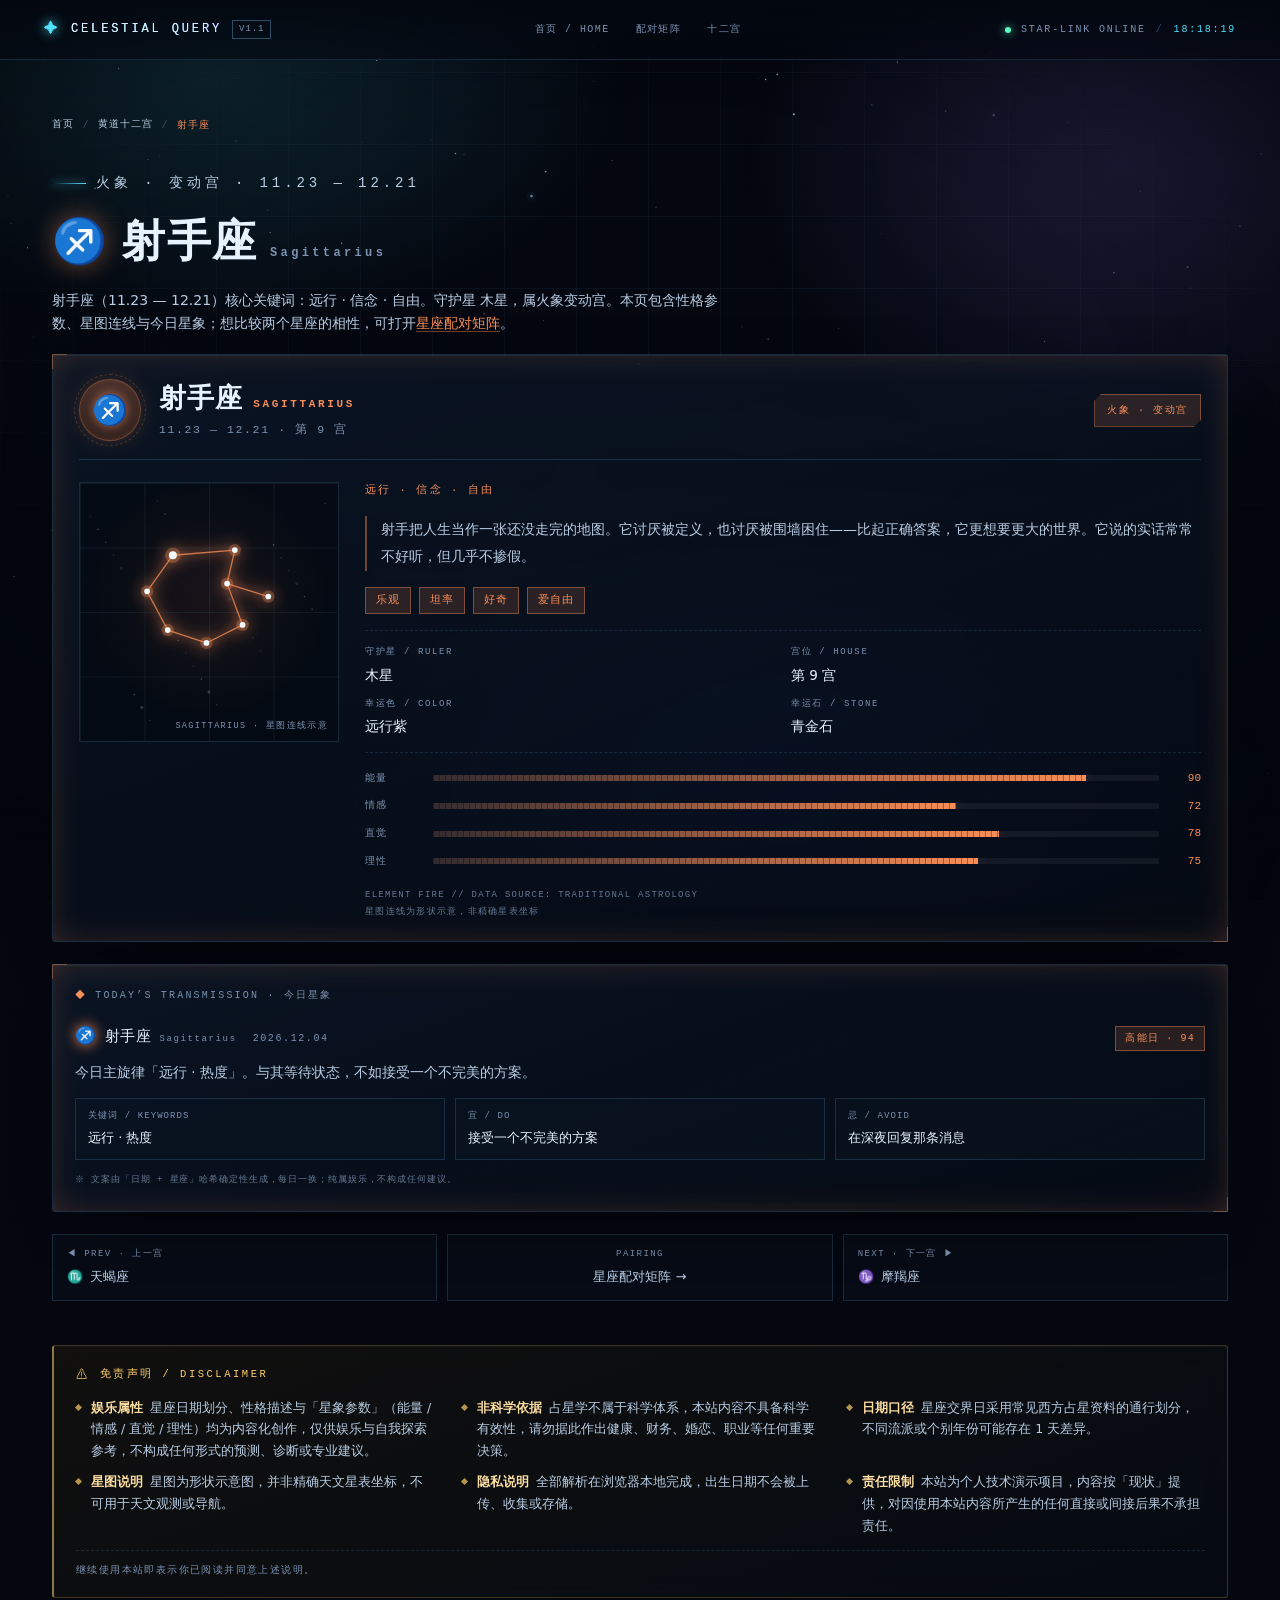
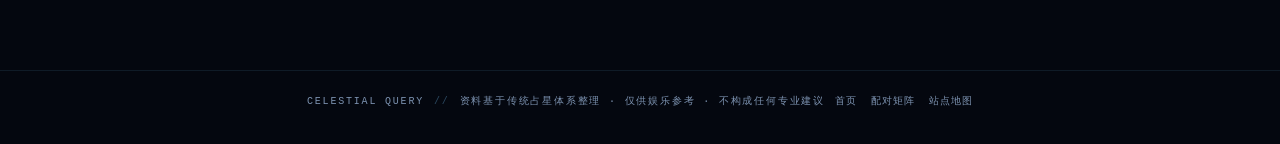
<file: sagittarius/index.html>
<!DOCTYPE html>
<html lang="zh-CN">
<head>
  <meta charset="UTF-8" />
  <meta name="viewport" content="width=device-width, initial-scale=1.0" />
  <title>射手座 SAGITTARIUS · 星座档案 | CELESTIAL QUERY</title>
  <meta name="description" content="射手座（11.23 — 12.21）火象 · 变动宫，守护星 木星。性格关键词：远行 · 信念 · 自由。查看 射手座 的性格参数、星图连线、幸运色与今日星象。" />
  <meta name="theme-color" content="#04070f" />
  <link rel="canonical" href="https://2579902254.github.io/zodiac-query/sagittarius/" />
  <meta property="og:type" content="article" />
  <meta property="og:site_name" content="CELESTIAL QUERY" />
  <meta property="og:locale" content="zh_CN" />
  <meta property="og:title" content="射手座 Sagittarius · 星座档案" />
  <meta property="og:description" content="射手座（11.23 — 12.21）火象 · 变动宫，守护星 木星。关键词 远行 · 信念 · 自由。" />
  <meta property="og:url" content="https://2579902254.github.io/zodiac-query/sagittarius/" />
  <meta property="og:image" content="https://2579902254.github.io/zodiac-query/og/sagittarius.png" />
  <meta property="og:image:width" content="1200" />
  <meta property="og:image:height" content="630" />
  <meta name="twitter:card" content="summary_large_image" />
  <meta name="twitter:title" content="射手座 Sagittarius · 星座档案" />
  <meta name="twitter:description" content="射手座（11.23 — 12.21）火象 · 变动宫，关键词 远行 · 信念 · 自由。" />
  <meta name="twitter:image" content="https://2579902254.github.io/zodiac-query/og/sagittarius.png" />
  <link
    rel="icon"
    href="data:image/svg+xml,%3Csvg xmlns='http://www.w3.org/2000/svg' viewBox='0 0 32 32'%3E%3Crect width='32' height='32' fill='%23050a13'/%3E%3Cpath d='M16 4l2.6 8.4L27 15l-8.4 2.6L16 26l-2.6-8.4L5 15l8.4-2.6z' fill='%234fe3ff'/%3E%3C/svg%3E"
  />
  <link rel="stylesheet" href="../css/style.css" />
  <script type="application/ld+json">
    {
      "@context": "https://schema.org",
      "@type": "Article",
      "headline": "射手座 Sagittarius · 星座档案",
      "description": "射手座（11.23 — 12.21）火象 · 变动宫，守护星 木星，关键词 远行 · 信念 · 自由。",
      "image": "https://2579902254.github.io/zodiac-query/og/sagittarius.png",
      "inLanguage": "zh-CN",
      "url": "https://2579902254.github.io/zodiac-query/sagittarius/",
      "isPartOf": { "@type": "WebSite", "name": "CELESTIAL QUERY", "url": "https://2579902254.github.io/zodiac-query/" }
    }
  </script>
</head>
<body data-sign="sagittarius">
  <canvas id="starfield" aria-hidden="true"></canvas>
  <div class="bg-nebula" aria-hidden="true"></div>
  <div class="bg-grid" aria-hidden="true"></div>
  <div class="bg-scan" aria-hidden="true"></div>
  <div class="bg-vignette" aria-hidden="true"></div>

  <header class="hud">
    <div class="hud__brand">
      <span class="hud__mark" aria-hidden="true">✦</span>
      <a class="hud__title" href="../">CELESTIAL QUERY</a>
      <span class="hud__tag">v1.1</span>
    </div>
    <nav class="hud__nav" aria-label="站点导航">
      <a href="../">首页 / HOME</a>
      <a href="../match/">配对矩阵</a>
      <a href="../#signindex">十二宫</a>
    </nav>
    <div class="hud__meta">
      <span class="hud__led" aria-hidden="true"></span>
      <span>STAR-LINK ONLINE</span>
      <span class="hud__sep" aria-hidden="true">/</span>
      <span id="sys-clock">00:00:00</span>
    </div>
  </header>

  <main class="shell">
    <nav class="crumbs" aria-label="面包屑">
      <a href="../">首页</a><span aria-hidden="true">/</span>
      <a href="../#signindex">黄道十二宫</a><span aria-hidden="true">/</span>
      <b>射手座</b>
    </nav>

    <section class="signhero">
      <p class="eyebrow"><span class="eyebrow__line" aria-hidden="true"></span>火象 · 变动宫 · 11.23 — 12.21</p>
      <h1><span aria-hidden="true">♐</span>射手座<em>Sagittarius</em></h1>
      <p>射手座（11.23 — 12.21）核心关键词：远行 · 信念 · 自由。守护星 木星，属火象变动宫。本页包含性格参数、星图连线与今日星象；想比较两个星座的相性，可打开<a class="link" data-pair-link href="../match/">星座配对矩阵</a>。</p>
    </section>

    <article class="panel detail" id="detail" aria-live="polite"></article>

    <section class="panel transmission" id="transmission" aria-live="polite"></section>

    <nav class="signnav" aria-label="相邻星座">
      <a href="../scorpio/"><span>◀ PREV · 上一宫</span><b><i aria-hidden="true">♏</i>天蝎座</b></a>
      <a class="is-center" data-pair-link href="../match/"><span>PAIRING</span><b>星座配对矩阵 →</b></a>
      <a href="../capricorn/"><span>NEXT · 下一宫 ▶</span><b><i aria-hidden="true">♑</i>摩羯座</b></a>
    </nav>

    <section class="disclaimer" aria-labelledby="disclaimer-title">
      <div class="disclaimer__head">
        <span class="disclaimer__icon" aria-hidden="true">⚠</span>
        <h2 class="disclaimer__title" id="disclaimer-title">免责声明 / DISCLAIMER</h2>
      </div>
      <ul class="disclaimer__list">
        <li><b>娱乐属性</b>星座日期划分、性格描述与「星象参数」（能量 / 情感 / 直觉 / 理性）均为内容化创作，仅供娱乐与自我探索参考，不构成任何形式的预测、诊断或专业建议。</li>
        <li><b>非科学依据</b>占星学不属于科学体系，本站内容不具备科学有效性，请勿据此作出健康、财务、婚恋、职业等任何重要决策。</li>
        <li><b>日期口径</b>星座交界日采用常见西方占星资料的通行划分，不同流派或个别年份可能存在 1 天差异。</li>
        <li><b>星图说明</b>星图为形状示意图，并非精确天文星表坐标，不可用于天文观测或导航。</li>
        <li><b>隐私说明</b>全部解析在浏览器本地完成，出生日期不会被上传、收集或存储。</li>
        <li><b>责任限制</b>本站为个人技术演示项目，内容按「现状」提供，对因使用本站内容所产生的任何直接或间接后果不承担责任。</li>
      </ul>
      <p class="disclaimer__foot">继续使用本站即表示你已阅读并同意上述说明。</p>
    </section>
  </main>

  <footer class="foot">
    <span>CELESTIAL QUERY</span>
    <span class="foot__sep" aria-hidden="true">//</span>
    <span>资料基于传统占星体系整理 · 仅供娱乐参考 · 不构成任何专业建议</span>
    <nav class="foot__nav" aria-label="页脚导航">
      <a href="../">首页</a>
      <a href="../match/">配对矩阵</a>
      <a href="../sitemap.xml">站点地图</a>
    </nav>
  </footer>

  <script src="../js/data.js"></script>
  <script src="../js/starfield.js"></script>
  <script src="../js/render.js"></script>
  <script src="../js/sign-page.js"></script>
</body>
</html>
</file>
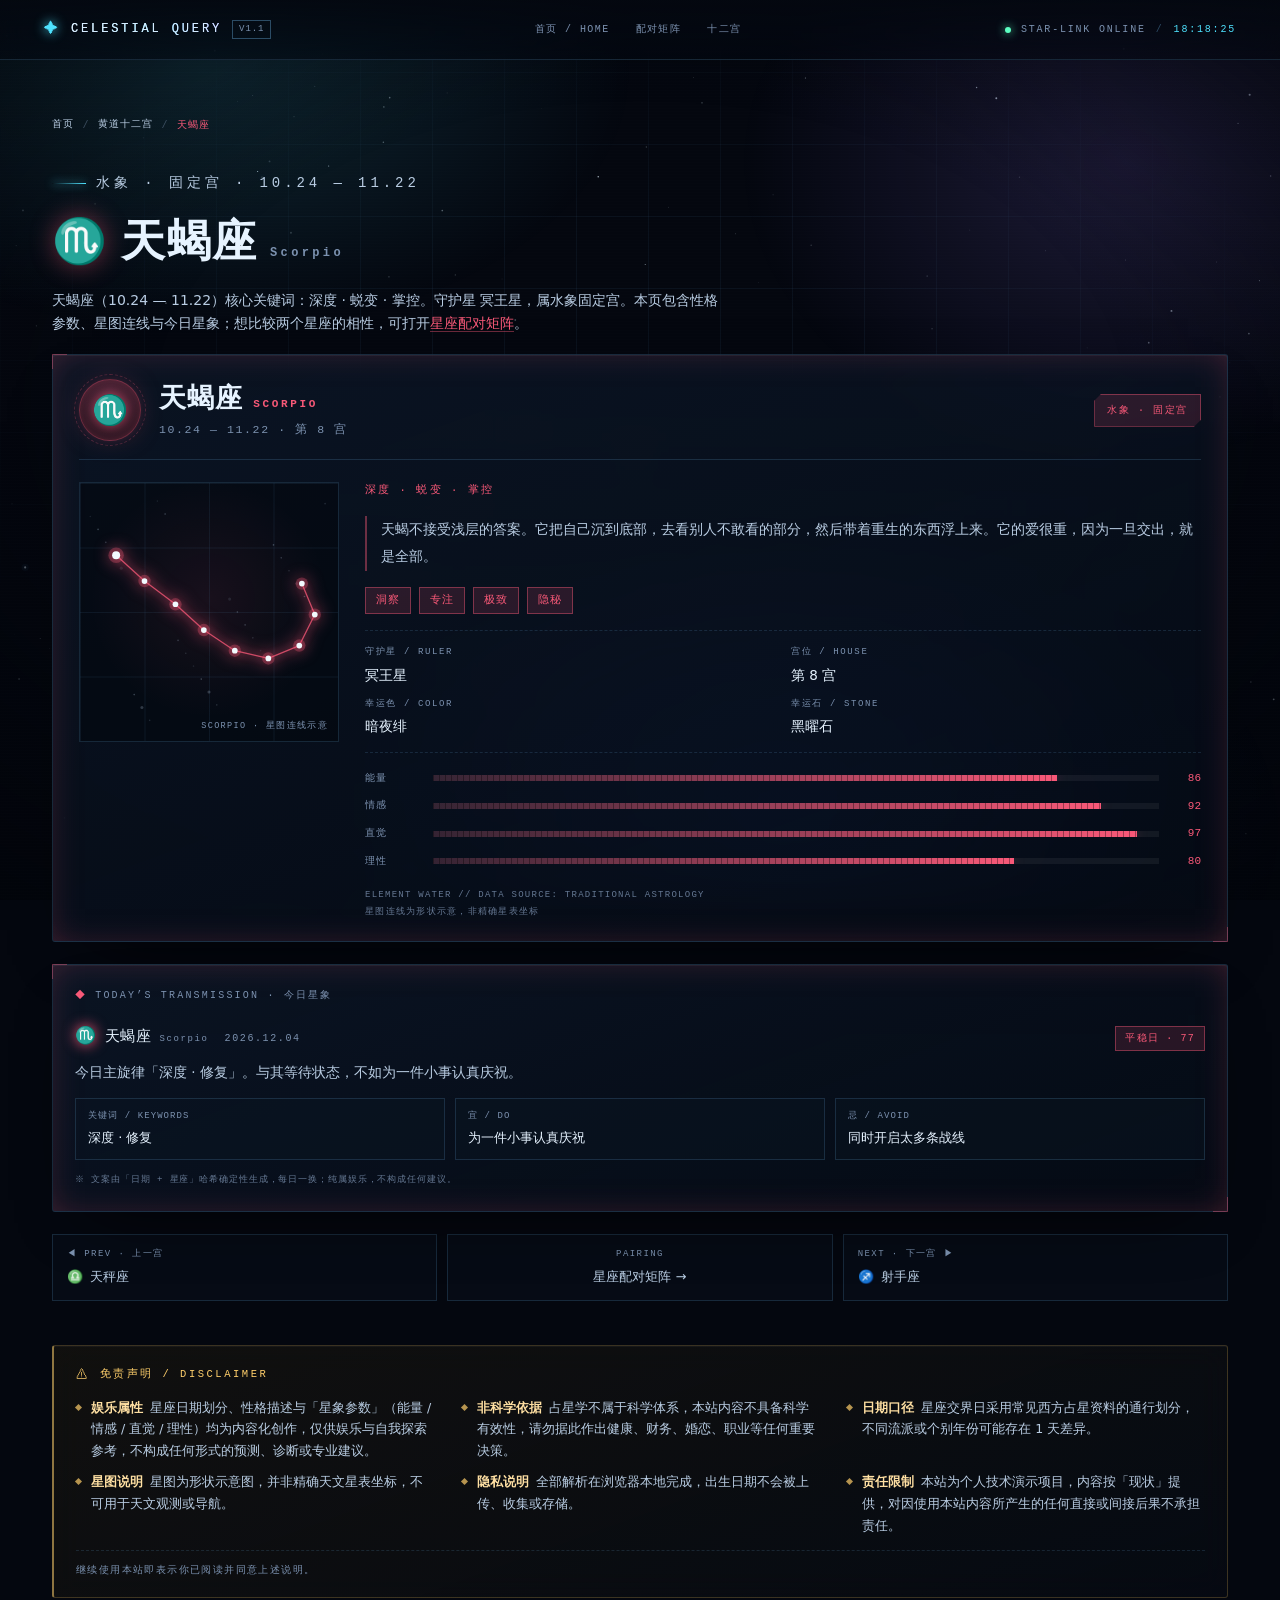
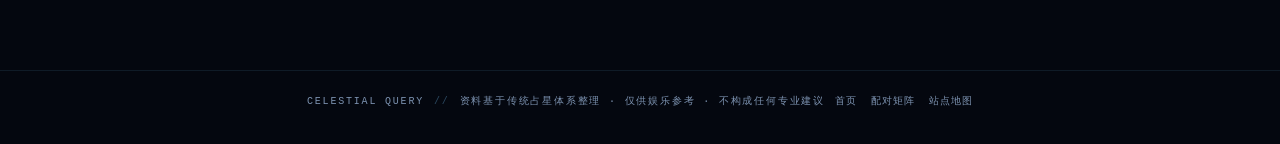
<file: scorpio/index.html>
<!DOCTYPE html>
<html lang="zh-CN">
<head>
  <meta charset="UTF-8" />
  <meta name="viewport" content="width=device-width, initial-scale=1.0" />
  <title>天蝎座 SCORPIO · 星座档案 | CELESTIAL QUERY</title>
  <meta name="description" content="天蝎座（10.24 — 11.22）水象 · 固定宫，守护星 冥王星。性格关键词：深度 · 蜕变 · 掌控。查看 天蝎座 的性格参数、星图连线、幸运色与今日星象。" />
  <meta name="theme-color" content="#04070f" />
  <link rel="canonical" href="https://2579902254.github.io/zodiac-query/scorpio/" />
  <meta property="og:type" content="article" />
  <meta property="og:site_name" content="CELESTIAL QUERY" />
  <meta property="og:locale" content="zh_CN" />
  <meta property="og:title" content="天蝎座 Scorpio · 星座档案" />
  <meta property="og:description" content="天蝎座（10.24 — 11.22）水象 · 固定宫，守护星 冥王星。关键词 深度 · 蜕变 · 掌控。" />
  <meta property="og:url" content="https://2579902254.github.io/zodiac-query/scorpio/" />
  <meta property="og:image" content="https://2579902254.github.io/zodiac-query/og/scorpio.png" />
  <meta property="og:image:width" content="1200" />
  <meta property="og:image:height" content="630" />
  <meta name="twitter:card" content="summary_large_image" />
  <meta name="twitter:title" content="天蝎座 Scorpio · 星座档案" />
  <meta name="twitter:description" content="天蝎座（10.24 — 11.22）水象 · 固定宫，关键词 深度 · 蜕变 · 掌控。" />
  <meta name="twitter:image" content="https://2579902254.github.io/zodiac-query/og/scorpio.png" />
  <link
    rel="icon"
    href="data:image/svg+xml,%3Csvg xmlns='http://www.w3.org/2000/svg' viewBox='0 0 32 32'%3E%3Crect width='32' height='32' fill='%23050a13'/%3E%3Cpath d='M16 4l2.6 8.4L27 15l-8.4 2.6L16 26l-2.6-8.4L5 15l8.4-2.6z' fill='%234fe3ff'/%3E%3C/svg%3E"
  />
  <link rel="stylesheet" href="../css/style.css" />
  <script type="application/ld+json">
    {
      "@context": "https://schema.org",
      "@type": "Article",
      "headline": "天蝎座 Scorpio · 星座档案",
      "description": "天蝎座（10.24 — 11.22）水象 · 固定宫，守护星 冥王星，关键词 深度 · 蜕变 · 掌控。",
      "image": "https://2579902254.github.io/zodiac-query/og/scorpio.png",
      "inLanguage": "zh-CN",
      "url": "https://2579902254.github.io/zodiac-query/scorpio/",
      "isPartOf": { "@type": "WebSite", "name": "CELESTIAL QUERY", "url": "https://2579902254.github.io/zodiac-query/" }
    }
  </script>
</head>
<body data-sign="scorpio">
  <canvas id="starfield" aria-hidden="true"></canvas>
  <div class="bg-nebula" aria-hidden="true"></div>
  <div class="bg-grid" aria-hidden="true"></div>
  <div class="bg-scan" aria-hidden="true"></div>
  <div class="bg-vignette" aria-hidden="true"></div>

  <header class="hud">
    <div class="hud__brand">
      <span class="hud__mark" aria-hidden="true">✦</span>
      <a class="hud__title" href="../">CELESTIAL QUERY</a>
      <span class="hud__tag">v1.1</span>
    </div>
    <nav class="hud__nav" aria-label="站点导航">
      <a href="../">首页 / HOME</a>
      <a href="../match/">配对矩阵</a>
      <a href="../#signindex">十二宫</a>
    </nav>
    <div class="hud__meta">
      <span class="hud__led" aria-hidden="true"></span>
      <span>STAR-LINK ONLINE</span>
      <span class="hud__sep" aria-hidden="true">/</span>
      <span id="sys-clock">00:00:00</span>
    </div>
  </header>

  <main class="shell">
    <nav class="crumbs" aria-label="面包屑">
      <a href="../">首页</a><span aria-hidden="true">/</span>
      <a href="../#signindex">黄道十二宫</a><span aria-hidden="true">/</span>
      <b>天蝎座</b>
    </nav>

    <section class="signhero">
      <p class="eyebrow"><span class="eyebrow__line" aria-hidden="true"></span>水象 · 固定宫 · 10.24 — 11.22</p>
      <h1><span aria-hidden="true">♏</span>天蝎座<em>Scorpio</em></h1>
      <p>天蝎座（10.24 — 11.22）核心关键词：深度 · 蜕变 · 掌控。守护星 冥王星，属水象固定宫。本页包含性格参数、星图连线与今日星象；想比较两个星座的相性，可打开<a class="link" data-pair-link href="../match/">星座配对矩阵</a>。</p>
    </section>

    <article class="panel detail" id="detail" aria-live="polite"></article>

    <section class="panel transmission" id="transmission" aria-live="polite"></section>

    <nav class="signnav" aria-label="相邻星座">
      <a href="../libra/"><span>◀ PREV · 上一宫</span><b><i aria-hidden="true">♎</i>天秤座</b></a>
      <a class="is-center" data-pair-link href="../match/"><span>PAIRING</span><b>星座配对矩阵 →</b></a>
      <a href="../sagittarius/"><span>NEXT · 下一宫 ▶</span><b><i aria-hidden="true">♐</i>射手座</b></a>
    </nav>

    <section class="disclaimer" aria-labelledby="disclaimer-title">
      <div class="disclaimer__head">
        <span class="disclaimer__icon" aria-hidden="true">⚠</span>
        <h2 class="disclaimer__title" id="disclaimer-title">免责声明 / DISCLAIMER</h2>
      </div>
      <ul class="disclaimer__list">
        <li><b>娱乐属性</b>星座日期划分、性格描述与「星象参数」（能量 / 情感 / 直觉 / 理性）均为内容化创作，仅供娱乐与自我探索参考，不构成任何形式的预测、诊断或专业建议。</li>
        <li><b>非科学依据</b>占星学不属于科学体系，本站内容不具备科学有效性，请勿据此作出健康、财务、婚恋、职业等任何重要决策。</li>
        <li><b>日期口径</b>星座交界日采用常见西方占星资料的通行划分，不同流派或个别年份可能存在 1 天差异。</li>
        <li><b>星图说明</b>星图为形状示意图，并非精确天文星表坐标，不可用于天文观测或导航。</li>
        <li><b>隐私说明</b>全部解析在浏览器本地完成，出生日期不会被上传、收集或存储。</li>
        <li><b>责任限制</b>本站为个人技术演示项目，内容按「现状」提供，对因使用本站内容所产生的任何直接或间接后果不承担责任。</li>
      </ul>
      <p class="disclaimer__foot">继续使用本站即表示你已阅读并同意上述说明。</p>
    </section>
  </main>

  <footer class="foot">
    <span>CELESTIAL QUERY</span>
    <span class="foot__sep" aria-hidden="true">//</span>
    <span>资料基于传统占星体系整理 · 仅供娱乐参考 · 不构成任何专业建议</span>
    <nav class="foot__nav" aria-label="页脚导航">
      <a href="../">首页</a>
      <a href="../match/">配对矩阵</a>
      <a href="../sitemap.xml">站点地图</a>
    </nav>
  </footer>

  <script src="../js/data.js"></script>
  <script src="../js/starfield.js"></script>
  <script src="../js/render.js"></script>
  <script src="../js/sign-page.js"></script>
</body>
</html>
</file>
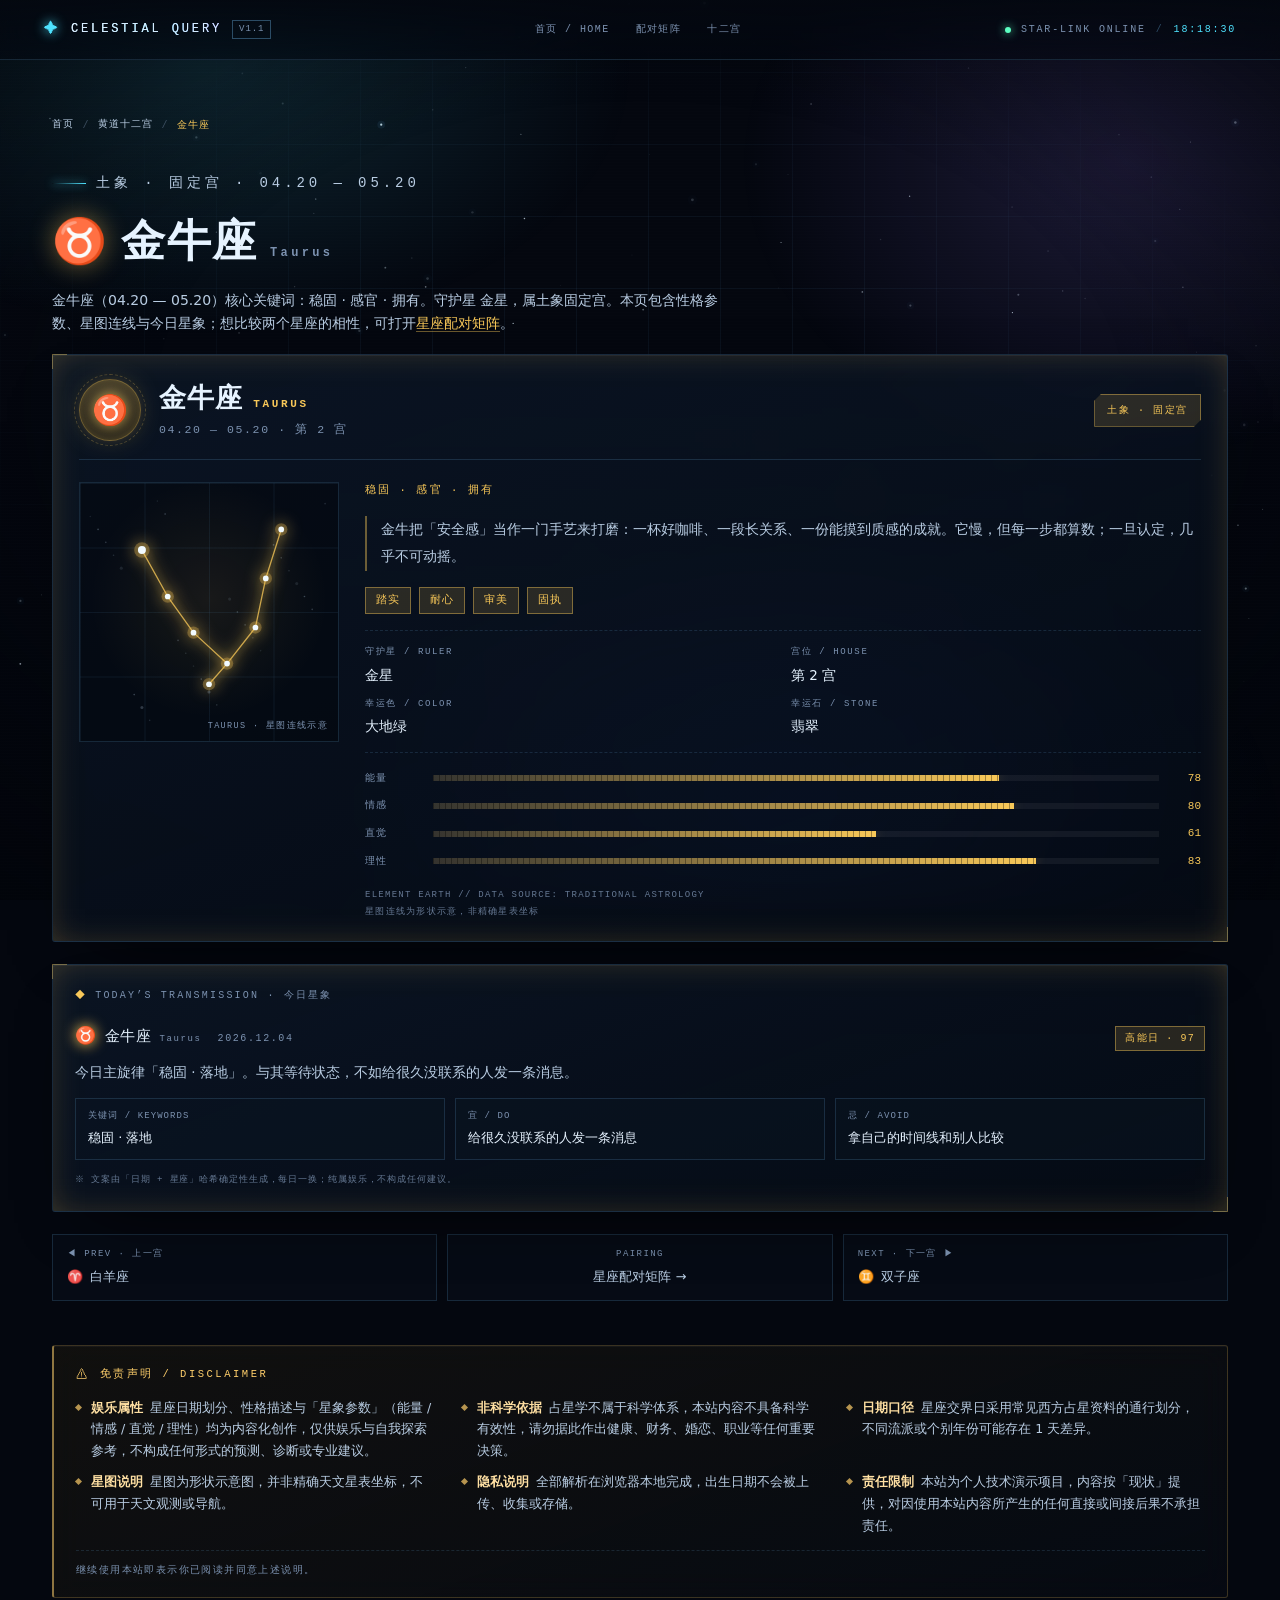
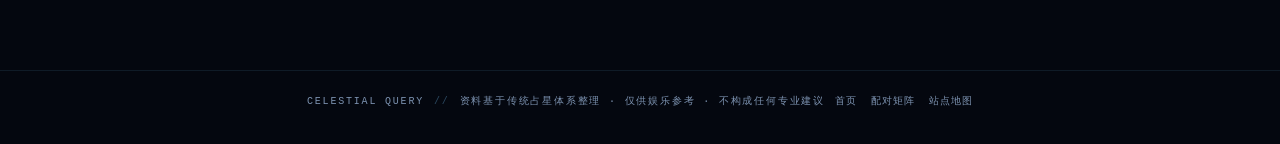
<file: taurus/index.html>
<!DOCTYPE html>
<html lang="zh-CN">
<head>
  <meta charset="UTF-8" />
  <meta name="viewport" content="width=device-width, initial-scale=1.0" />
  <title>金牛座 TAURUS · 星座档案 | CELESTIAL QUERY</title>
  <meta name="description" content="金牛座（04.20 — 05.20）土象 · 固定宫，守护星 金星。性格关键词：稳固 · 感官 · 拥有。查看 金牛座 的性格参数、星图连线、幸运色与今日星象。" />
  <meta name="theme-color" content="#04070f" />
  <link rel="canonical" href="https://2579902254.github.io/zodiac-query/taurus/" />
  <meta property="og:type" content="article" />
  <meta property="og:site_name" content="CELESTIAL QUERY" />
  <meta property="og:locale" content="zh_CN" />
  <meta property="og:title" content="金牛座 Taurus · 星座档案" />
  <meta property="og:description" content="金牛座（04.20 — 05.20）土象 · 固定宫，守护星 金星。关键词 稳固 · 感官 · 拥有。" />
  <meta property="og:url" content="https://2579902254.github.io/zodiac-query/taurus/" />
  <meta property="og:image" content="https://2579902254.github.io/zodiac-query/og/taurus.png" />
  <meta property="og:image:width" content="1200" />
  <meta property="og:image:height" content="630" />
  <meta name="twitter:card" content="summary_large_image" />
  <meta name="twitter:title" content="金牛座 Taurus · 星座档案" />
  <meta name="twitter:description" content="金牛座（04.20 — 05.20）土象 · 固定宫，关键词 稳固 · 感官 · 拥有。" />
  <meta name="twitter:image" content="https://2579902254.github.io/zodiac-query/og/taurus.png" />
  <link
    rel="icon"
    href="data:image/svg+xml,%3Csvg xmlns='http://www.w3.org/2000/svg' viewBox='0 0 32 32'%3E%3Crect width='32' height='32' fill='%23050a13'/%3E%3Cpath d='M16 4l2.6 8.4L27 15l-8.4 2.6L16 26l-2.6-8.4L5 15l8.4-2.6z' fill='%234fe3ff'/%3E%3C/svg%3E"
  />
  <link rel="stylesheet" href="../css/style.css" />
  <script type="application/ld+json">
    {
      "@context": "https://schema.org",
      "@type": "Article",
      "headline": "金牛座 Taurus · 星座档案",
      "description": "金牛座（04.20 — 05.20）土象 · 固定宫，守护星 金星，关键词 稳固 · 感官 · 拥有。",
      "image": "https://2579902254.github.io/zodiac-query/og/taurus.png",
      "inLanguage": "zh-CN",
      "url": "https://2579902254.github.io/zodiac-query/taurus/",
      "isPartOf": { "@type": "WebSite", "name": "CELESTIAL QUERY", "url": "https://2579902254.github.io/zodiac-query/" }
    }
  </script>
</head>
<body data-sign="taurus">
  <canvas id="starfield" aria-hidden="true"></canvas>
  <div class="bg-nebula" aria-hidden="true"></div>
  <div class="bg-grid" aria-hidden="true"></div>
  <div class="bg-scan" aria-hidden="true"></div>
  <div class="bg-vignette" aria-hidden="true"></div>

  <header class="hud">
    <div class="hud__brand">
      <span class="hud__mark" aria-hidden="true">✦</span>
      <a class="hud__title" href="../">CELESTIAL QUERY</a>
      <span class="hud__tag">v1.1</span>
    </div>
    <nav class="hud__nav" aria-label="站点导航">
      <a href="../">首页 / HOME</a>
      <a href="../match/">配对矩阵</a>
      <a href="../#signindex">十二宫</a>
    </nav>
    <div class="hud__meta">
      <span class="hud__led" aria-hidden="true"></span>
      <span>STAR-LINK ONLINE</span>
      <span class="hud__sep" aria-hidden="true">/</span>
      <span id="sys-clock">00:00:00</span>
    </div>
  </header>

  <main class="shell">
    <nav class="crumbs" aria-label="面包屑">
      <a href="../">首页</a><span aria-hidden="true">/</span>
      <a href="../#signindex">黄道十二宫</a><span aria-hidden="true">/</span>
      <b>金牛座</b>
    </nav>

    <section class="signhero">
      <p class="eyebrow"><span class="eyebrow__line" aria-hidden="true"></span>土象 · 固定宫 · 04.20 — 05.20</p>
      <h1><span aria-hidden="true">♉</span>金牛座<em>Taurus</em></h1>
      <p>金牛座（04.20 — 05.20）核心关键词：稳固 · 感官 · 拥有。守护星 金星，属土象固定宫。本页包含性格参数、星图连线与今日星象；想比较两个星座的相性，可打开<a class="link" data-pair-link href="../match/">星座配对矩阵</a>。</p>
    </section>

    <article class="panel detail" id="detail" aria-live="polite"></article>

    <section class="panel transmission" id="transmission" aria-live="polite"></section>

    <nav class="signnav" aria-label="相邻星座">
      <a href="../aries/"><span>◀ PREV · 上一宫</span><b><i aria-hidden="true">♈</i>白羊座</b></a>
      <a class="is-center" data-pair-link href="../match/"><span>PAIRING</span><b>星座配对矩阵 →</b></a>
      <a href="../gemini/"><span>NEXT · 下一宫 ▶</span><b><i aria-hidden="true">♊</i>双子座</b></a>
    </nav>

    <section class="disclaimer" aria-labelledby="disclaimer-title">
      <div class="disclaimer__head">
        <span class="disclaimer__icon" aria-hidden="true">⚠</span>
        <h2 class="disclaimer__title" id="disclaimer-title">免责声明 / DISCLAIMER</h2>
      </div>
      <ul class="disclaimer__list">
        <li><b>娱乐属性</b>星座日期划分、性格描述与「星象参数」（能量 / 情感 / 直觉 / 理性）均为内容化创作，仅供娱乐与自我探索参考，不构成任何形式的预测、诊断或专业建议。</li>
        <li><b>非科学依据</b>占星学不属于科学体系，本站内容不具备科学有效性，请勿据此作出健康、财务、婚恋、职业等任何重要决策。</li>
        <li><b>日期口径</b>星座交界日采用常见西方占星资料的通行划分，不同流派或个别年份可能存在 1 天差异。</li>
        <li><b>星图说明</b>星图为形状示意图，并非精确天文星表坐标，不可用于天文观测或导航。</li>
        <li><b>隐私说明</b>全部解析在浏览器本地完成，出生日期不会被上传、收集或存储。</li>
        <li><b>责任限制</b>本站为个人技术演示项目，内容按「现状」提供，对因使用本站内容所产生的任何直接或间接后果不承担责任。</li>
      </ul>
      <p class="disclaimer__foot">继续使用本站即表示你已阅读并同意上述说明。</p>
    </section>
  </main>

  <footer class="foot">
    <span>CELESTIAL QUERY</span>
    <span class="foot__sep" aria-hidden="true">//</span>
    <span>资料基于传统占星体系整理 · 仅供娱乐参考 · 不构成任何专业建议</span>
    <nav class="foot__nav" aria-label="页脚导航">
      <a href="../">首页</a>
      <a href="../match/">配对矩阵</a>
      <a href="../sitemap.xml">站点地图</a>
    </nav>
  </footer>

  <script src="../js/data.js"></script>
  <script src="../js/starfield.js"></script>
  <script src="../js/render.js"></script>
  <script src="../js/sign-page.js"></script>
</body>
</html>
</file>
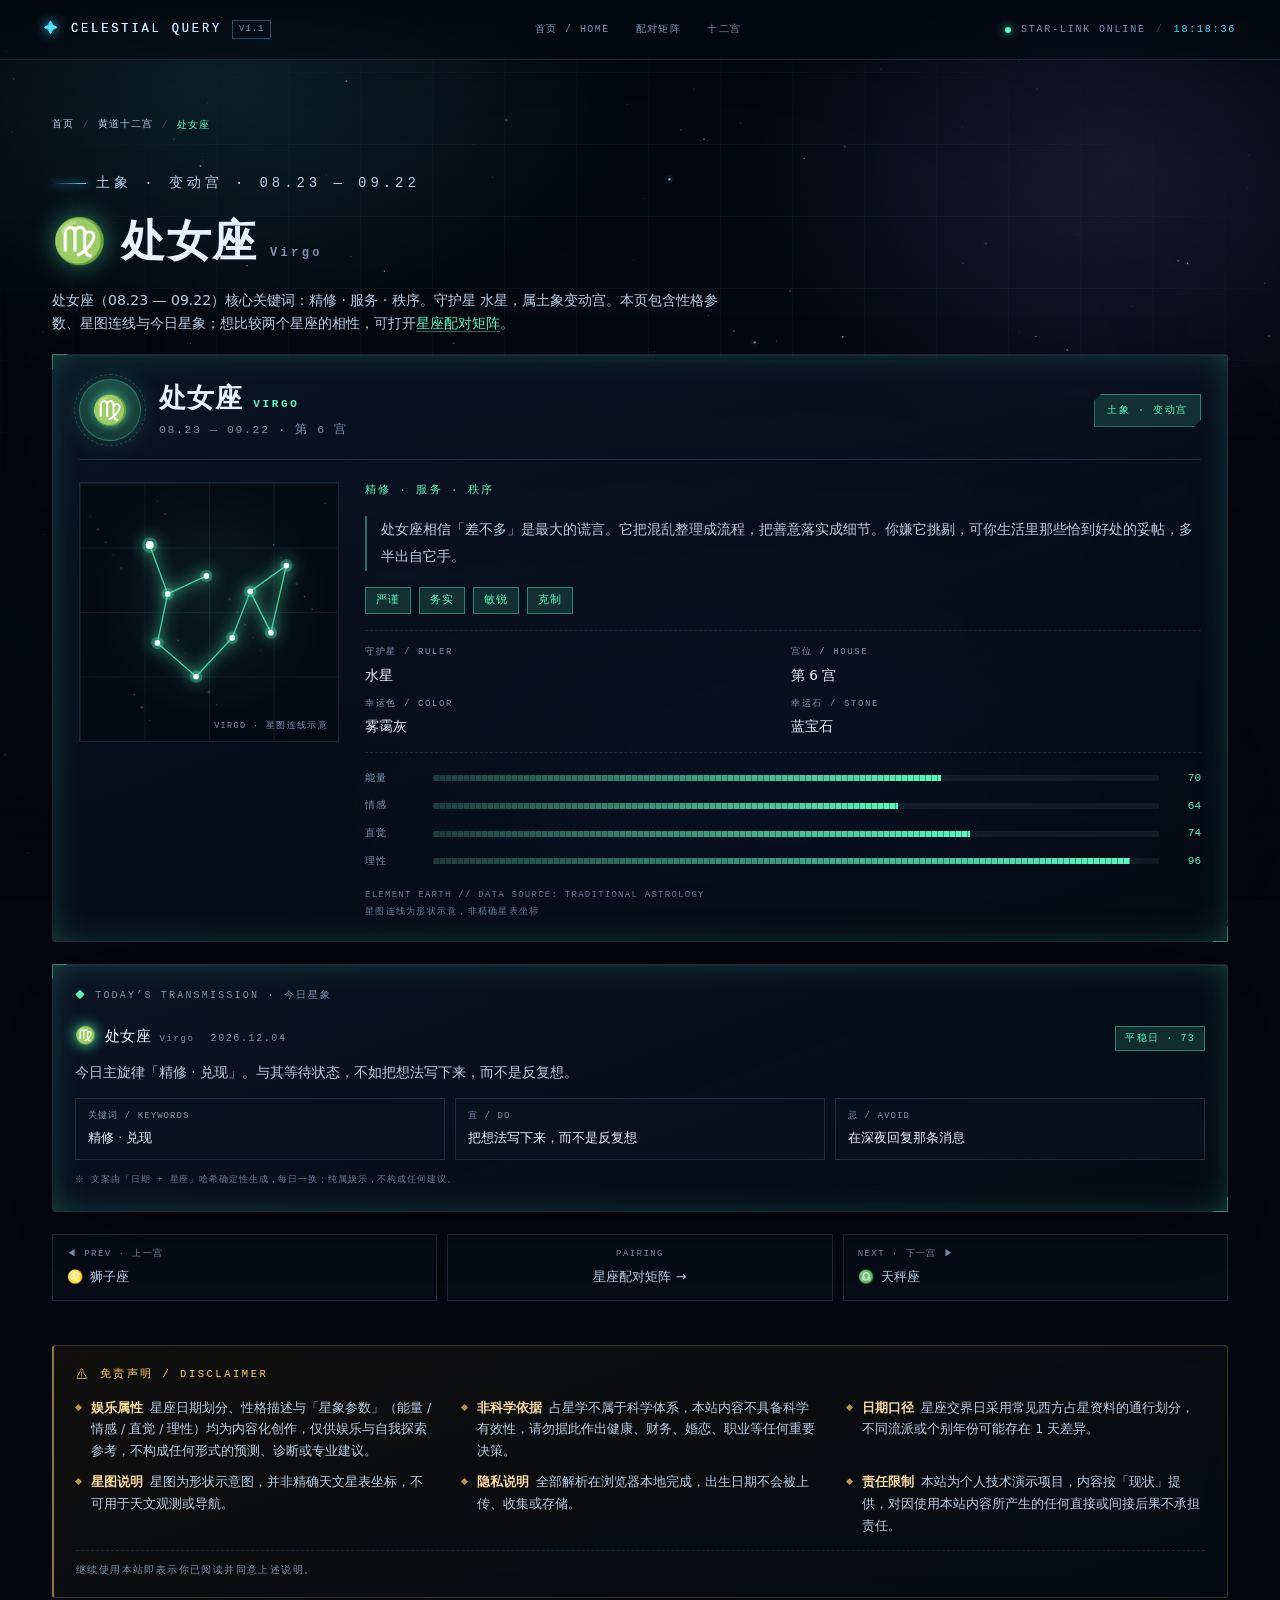
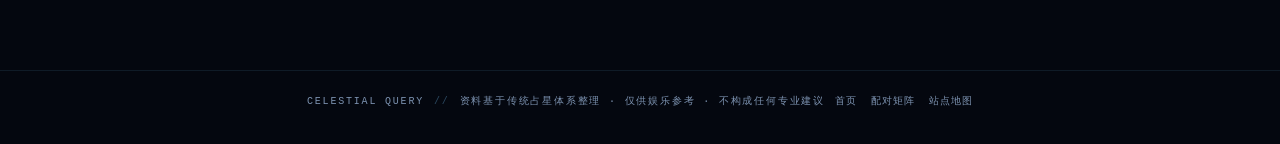
<file: virgo/index.html>
<!DOCTYPE html>
<html lang="zh-CN">
<head>
  <meta charset="UTF-8" />
  <meta name="viewport" content="width=device-width, initial-scale=1.0" />
  <title>处女座 VIRGO · 星座档案 | CELESTIAL QUERY</title>
  <meta name="description" content="处女座（08.23 — 09.22）土象 · 变动宫，守护星 水星。性格关键词：精修 · 服务 · 秩序。查看 处女座 的性格参数、星图连线、幸运色与今日星象。" />
  <meta name="theme-color" content="#04070f" />
  <link rel="canonical" href="https://2579902254.github.io/zodiac-query/virgo/" />
  <meta property="og:type" content="article" />
  <meta property="og:site_name" content="CELESTIAL QUERY" />
  <meta property="og:locale" content="zh_CN" />
  <meta property="og:title" content="处女座 Virgo · 星座档案" />
  <meta property="og:description" content="处女座（08.23 — 09.22）土象 · 变动宫，守护星 水星。关键词 精修 · 服务 · 秩序。" />
  <meta property="og:url" content="https://2579902254.github.io/zodiac-query/virgo/" />
  <meta property="og:image" content="https://2579902254.github.io/zodiac-query/og/virgo.png" />
  <meta property="og:image:width" content="1200" />
  <meta property="og:image:height" content="630" />
  <meta name="twitter:card" content="summary_large_image" />
  <meta name="twitter:title" content="处女座 Virgo · 星座档案" />
  <meta name="twitter:description" content="处女座（08.23 — 09.22）土象 · 变动宫，关键词 精修 · 服务 · 秩序。" />
  <meta name="twitter:image" content="https://2579902254.github.io/zodiac-query/og/virgo.png" />
  <link
    rel="icon"
    href="data:image/svg+xml,%3Csvg xmlns='http://www.w3.org/2000/svg' viewBox='0 0 32 32'%3E%3Crect width='32' height='32' fill='%23050a13'/%3E%3Cpath d='M16 4l2.6 8.4L27 15l-8.4 2.6L16 26l-2.6-8.4L5 15l8.4-2.6z' fill='%234fe3ff'/%3E%3C/svg%3E"
  />
  <link rel="stylesheet" href="../css/style.css" />
  <script type="application/ld+json">
    {
      "@context": "https://schema.org",
      "@type": "Article",
      "headline": "处女座 Virgo · 星座档案",
      "description": "处女座（08.23 — 09.22）土象 · 变动宫，守护星 水星，关键词 精修 · 服务 · 秩序。",
      "image": "https://2579902254.github.io/zodiac-query/og/virgo.png",
      "inLanguage": "zh-CN",
      "url": "https://2579902254.github.io/zodiac-query/virgo/",
      "isPartOf": { "@type": "WebSite", "name": "CELESTIAL QUERY", "url": "https://2579902254.github.io/zodiac-query/" }
    }
  </script>
</head>
<body data-sign="virgo">
  <canvas id="starfield" aria-hidden="true"></canvas>
  <div class="bg-nebula" aria-hidden="true"></div>
  <div class="bg-grid" aria-hidden="true"></div>
  <div class="bg-scan" aria-hidden="true"></div>
  <div class="bg-vignette" aria-hidden="true"></div>

  <header class="hud">
    <div class="hud__brand">
      <span class="hud__mark" aria-hidden="true">✦</span>
      <a class="hud__title" href="../">CELESTIAL QUERY</a>
      <span class="hud__tag">v1.1</span>
    </div>
    <nav class="hud__nav" aria-label="站点导航">
      <a href="../">首页 / HOME</a>
      <a href="../match/">配对矩阵</a>
      <a href="../#signindex">十二宫</a>
    </nav>
    <div class="hud__meta">
      <span class="hud__led" aria-hidden="true"></span>
      <span>STAR-LINK ONLINE</span>
      <span class="hud__sep" aria-hidden="true">/</span>
      <span id="sys-clock">00:00:00</span>
    </div>
  </header>

  <main class="shell">
    <nav class="crumbs" aria-label="面包屑">
      <a href="../">首页</a><span aria-hidden="true">/</span>
      <a href="../#signindex">黄道十二宫</a><span aria-hidden="true">/</span>
      <b>处女座</b>
    </nav>

    <section class="signhero">
      <p class="eyebrow"><span class="eyebrow__line" aria-hidden="true"></span>土象 · 变动宫 · 08.23 — 09.22</p>
      <h1><span aria-hidden="true">♍</span>处女座<em>Virgo</em></h1>
      <p>处女座（08.23 — 09.22）核心关键词：精修 · 服务 · 秩序。守护星 水星，属土象变动宫。本页包含性格参数、星图连线与今日星象；想比较两个星座的相性，可打开<a class="link" data-pair-link href="../match/">星座配对矩阵</a>。</p>
    </section>

    <article class="panel detail" id="detail" aria-live="polite"></article>

    <section class="panel transmission" id="transmission" aria-live="polite"></section>

    <nav class="signnav" aria-label="相邻星座">
      <a href="../leo/"><span>◀ PREV · 上一宫</span><b><i aria-hidden="true">♌</i>狮子座</b></a>
      <a class="is-center" data-pair-link href="../match/"><span>PAIRING</span><b>星座配对矩阵 →</b></a>
      <a href="../libra/"><span>NEXT · 下一宫 ▶</span><b><i aria-hidden="true">♎</i>天秤座</b></a>
    </nav>

    <section class="disclaimer" aria-labelledby="disclaimer-title">
      <div class="disclaimer__head">
        <span class="disclaimer__icon" aria-hidden="true">⚠</span>
        <h2 class="disclaimer__title" id="disclaimer-title">免责声明 / DISCLAIMER</h2>
      </div>
      <ul class="disclaimer__list">
        <li><b>娱乐属性</b>星座日期划分、性格描述与「星象参数」（能量 / 情感 / 直觉 / 理性）均为内容化创作，仅供娱乐与自我探索参考，不构成任何形式的预测、诊断或专业建议。</li>
        <li><b>非科学依据</b>占星学不属于科学体系，本站内容不具备科学有效性，请勿据此作出健康、财务、婚恋、职业等任何重要决策。</li>
        <li><b>日期口径</b>星座交界日采用常见西方占星资料的通行划分，不同流派或个别年份可能存在 1 天差异。</li>
        <li><b>星图说明</b>星图为形状示意图，并非精确天文星表坐标，不可用于天文观测或导航。</li>
        <li><b>隐私说明</b>全部解析在浏览器本地完成，出生日期不会被上传、收集或存储。</li>
        <li><b>责任限制</b>本站为个人技术演示项目，内容按「现状」提供，对因使用本站内容所产生的任何直接或间接后果不承担责任。</li>
      </ul>
      <p class="disclaimer__foot">继续使用本站即表示你已阅读并同意上述说明。</p>
    </section>
  </main>

  <footer class="foot">
    <span>CELESTIAL QUERY</span>
    <span class="foot__sep" aria-hidden="true">//</span>
    <span>资料基于传统占星体系整理 · 仅供娱乐参考 · 不构成任何专业建议</span>
    <nav class="foot__nav" aria-label="页脚导航">
      <a href="../">首页</a>
      <a href="../match/">配对矩阵</a>
      <a href="../sitemap.xml">站点地图</a>
    </nav>
  </footer>

  <script src="../js/data.js"></script>
  <script src="../js/starfield.js"></script>
  <script src="../js/render.js"></script>
  <script src="../js/sign-page.js"></script>
</body>
</html>
</file>
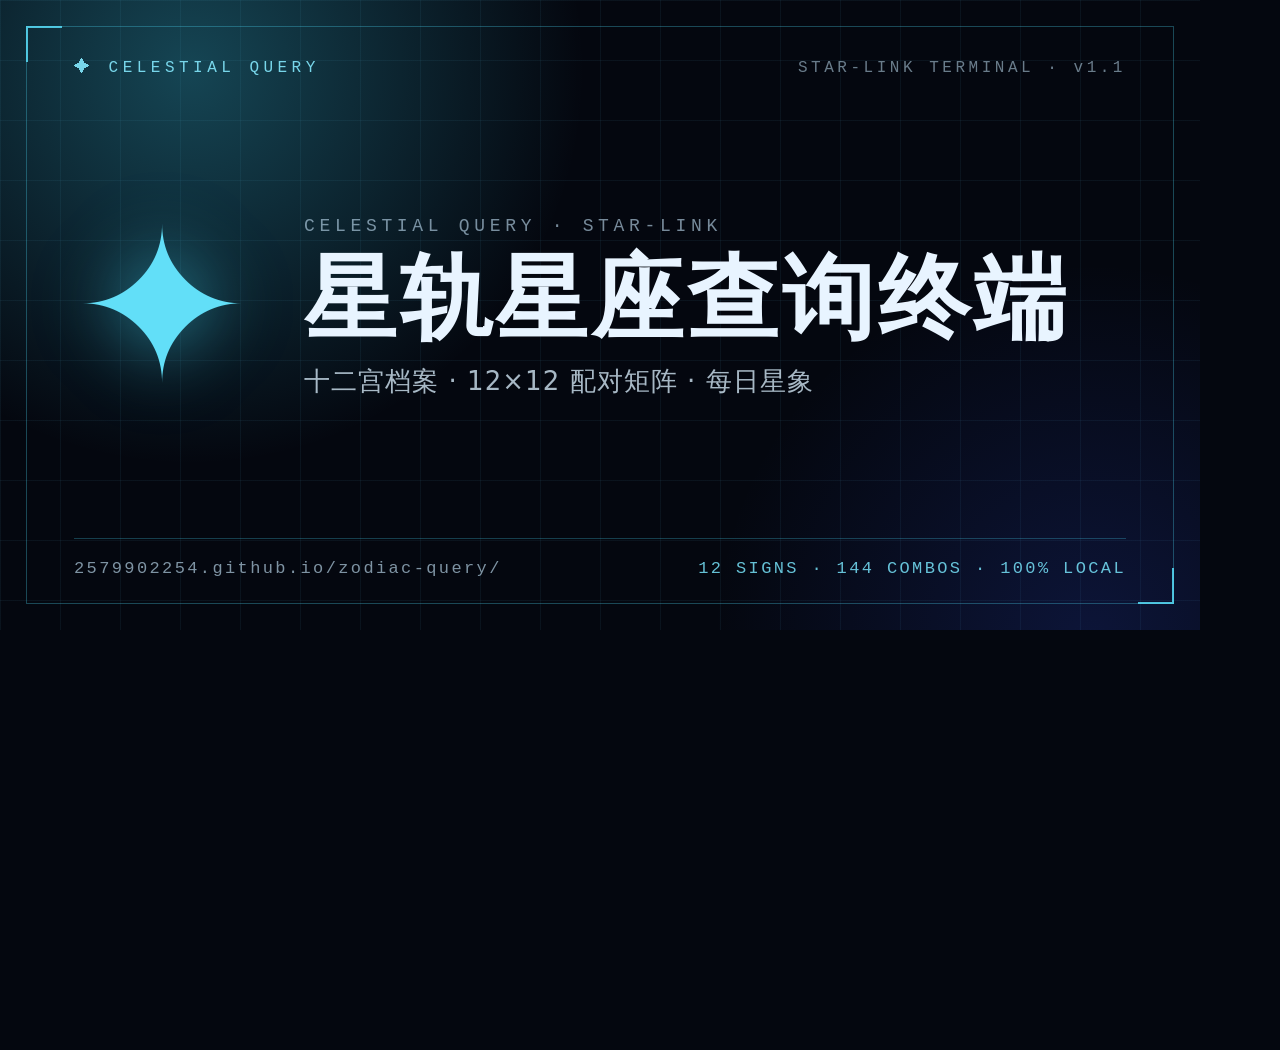
<file: og/card.html>
<!DOCTYPE html>
<html lang="zh-CN">
<head>
  <meta charset="UTF-8" />
  <title>OG CARD · 1200×630 分享图生成器</title>
  <meta name="robots" content="noindex, nofollow" />
  <style>
    :root { --hue: 190; }
    * { box-sizing: border-box; margin: 0; padding: 0; }
    html, body { width: 1200px; height: 630px; overflow: hidden; }
    body {
      position: relative;
      background: #04070f;
      color: #e8f4ff;
      font-family: "Segoe UI", "Microsoft YaHei", system-ui, sans-serif;
      -webkit-font-smoothing: antialiased;
    }
    .bg-grid {
      position: absolute;
      inset: 0;
      background-image:
        linear-gradient(rgba(90, 180, 220, 0.07) 1px, transparent 1px),
        linear-gradient(90deg, rgba(90, 180, 220, 0.07) 1px, transparent 1px);
      background-size: 60px 60px;
    }
    .glow-a, .glow-b { position: absolute; border-radius: 50%; }
    .glow-a {
      left: -260px; top: -380px; width: 900px; height: 900px;
      background: radial-gradient(circle, hsl(var(--hue) 90% 60% / 0.3), transparent 62%);
    }
    .glow-b {
      right: -300px; bottom: -420px; width: 820px; height: 820px;
      background: radial-gradient(circle, hsl(calc(var(--hue) + 40) 90% 58% / 0.18), transparent 65%);
    }
    .frame {
      position: absolute; inset: 26px;
      border: 1px solid hsl(var(--hue) 80% 60% / 0.32);
    }
    .frame::before, .frame::after {
      content: ""; position: absolute; width: 34px; height: 34px;
      border: 2px solid hsl(var(--hue) 92% 66% / 0.85);
    }
    .frame::before { left: -1px; top: -1px; border-right: none; border-bottom: none; }
    .frame::after { right: -1px; bottom: -1px; border-left: none; border-top: none; }
    .card {
      position: relative; display: flex; flex-direction: column;
      justify-content: space-between; height: 100%;
      padding: 58px 74px 52px;
    }
    .top {
      display: flex; align-items: center; justify-content: space-between;
      font-family: "Consolas", "Courier New", monospace;
      font-size: 16px; letter-spacing: 0.28em;
      color: hsl(var(--hue) 90% 74% / 0.92);
    }
    .tag { color: rgba(190, 220, 240, 0.55); letter-spacing: 0.22em; }
    .mid { display: flex; align-items: center; gap: 54px; }
    .symbol {
      font-size: 210px; line-height: 1;
      color: hsl(var(--hue) 92% 68%);
      text-shadow: 0 0 70px hsl(var(--hue) 92% 62% / 0.55);
    }
    .label {
      font-family: "Consolas", "Courier New", monospace;
      font-size: 18px; letter-spacing: 0.26em;
      color: rgba(190, 220, 240, 0.62);
      margin-bottom: 14px;
    }
    h1 { font-size: 92px; font-weight: 600; letter-spacing: 0.04em; line-height: 1.06; }
    .desc { margin-top: 16px; font-size: 26px; letter-spacing: 0.04em; color: rgba(214, 234, 248, 0.78); }
    .bottom {
      display: flex; align-items: center; justify-content: space-between;
      padding-top: 20px;
      border-top: 1px solid hsl(var(--hue) 80% 60% / 0.28);
      font-family: "Consolas", "Courier New", monospace;
      font-size: 17px; letter-spacing: 0.14em;
      color: rgba(190, 220, 240, 0.66);
    }
    .stat { color: hsl(var(--hue) 90% 72% / 0.85); }
  </style>
</head>
<body>
  <div class="bg-grid"></div>
  <div class="glow-a"></div>
  <div class="glow-b"></div>
  <div class="frame"></div>

  <div class="card">
    <div class="top">
      <span>✦ CELESTIAL QUERY</span>
      <span class="tag" id="tag">STAR-LINK TERMINAL · v1.1</span>
    </div>

    <div class="mid">
      <div class="symbol" id="symbol">✦</div>
      <div class="text">
        <div class="label" id="label">ZODIAC ARCHIVE</div>
        <h1 id="name">星轨星座查询终端</h1>
        <p class="desc" id="desc">十二宫档案 · 12×12 配对矩阵 · 每日星象</p>
      </div>
    </div>

    <div class="bottom">
      <span id="url">2579902254.github.io/zodiac-query/</span>
      <span class="stat">12 SIGNS · 144 COMBOS · 100% LOCAL</span>
    </div>
  </div>

  <script src="card.js"></script>
</body>
</html>
</file>
<file: css/style.css>
/* ============================================================
 * CELESTIAL QUERY — 星轨星座查询终端
 * 纯 CSS，无外部依赖
 * ============================================================ */

:root {
  --bg: #04070f;
  --ink: #e6f3ff;
  --ink-soft: #b9cde3;
  --muted: #7c92b0;
  --line: rgba(120, 200, 255, 0.16);
  --line-strong: rgba(120, 200, 255, 0.34);
  --cyan: #4fe3ff;
  --violet: #9b7bff;
  --hue: 190;
  --accent: hsl(var(--hue) 92% 66%);
  --accent-soft: hsl(var(--hue) 92% 66% / 0.14);
  --accent-line: hsl(var(--hue) 92% 66% / 0.42);
  --font-sans: "Segoe UI", "Microsoft YaHei UI", "PingFang SC", "Hiragino Sans GB",
    system-ui, sans-serif;
  --font-mono: "Cascadia Mono", "JetBrains Mono", Consolas, "SFMono-Regular",
    "Microsoft YaHei", monospace;
  --ease: cubic-bezier(0.2, 0.8, 0.2, 1);
}

*,
*::before,
*::after {
  box-sizing: border-box;
}

html {
  -webkit-text-size-adjust: 100%;
}

body {
  margin: 0;
  min-height: 100vh;
  background: var(--bg);
  color: var(--ink);
  font-family: var(--font-sans);
  font-size: 15px;
  line-height: 1.7;
  overflow-x: hidden;
  -webkit-font-smoothing: antialiased;
}

::selection {
  background: hsl(var(--hue) 92% 60% / 0.35);
  color: #fff;
}

::-webkit-scrollbar {
  width: 8px;
  height: 8px;
}
::-webkit-scrollbar-track {
  background: #050a13;
}
::-webkit-scrollbar-thumb {
  background: rgba(79, 227, 255, 0.24);
  border-radius: 99px;
}
::-webkit-scrollbar-thumb:hover {
  background: rgba(79, 227, 255, 0.45);
}

/* ---------------- 背景层 ---------------- */
#starfield {
  position: fixed;
  inset: 0;
  width: 100%;
  height: 100%;
  z-index: 0;
  display: block;
}

.bg-nebula,
.bg-grid,
.bg-scan,
.bg-vignette {
  position: fixed;
  inset: 0;
  pointer-events: none;
}

.bg-nebula {
  z-index: 0;
  background:
    radial-gradient(48% 42% at 16% 8%, rgba(79, 227, 255, 0.14), transparent 70%),
    radial-gradient(42% 46% at 88% 18%, rgba(155, 123, 255, 0.16), transparent 72%),
    radial-gradient(52% 44% at 62% 92%, rgba(60, 120, 255, 0.12), transparent 74%);
}

.bg-grid {
  z-index: 0;
  background-image:
    linear-gradient(to right, rgba(120, 200, 255, 0.055) 1px, transparent 1px),
    linear-gradient(to bottom, rgba(120, 200, 255, 0.055) 1px, transparent 1px);
  background-size: 72px 72px;
  -webkit-mask-image: radial-gradient(ellipse 78% 68% at 50% 42%, #000 25%, transparent 78%);
  mask-image: radial-gradient(ellipse 78% 68% at 50% 42%, #000 25%, transparent 78%);
}

.bg-scan {
  z-index: 2;
  background: repeating-linear-gradient(
    to bottom,
    rgba(180, 235, 255, 0.035) 0 1px,
    transparent 1px 3px
  );
  opacity: 0.55;
  mix-blend-mode: overlay;
}

.bg-vignette {
  z-index: 1;
  background: radial-gradient(
    ellipse 90% 80% at 50% 45%,
    transparent 42%,
    rgba(2, 4, 9, 0.72) 100%
  );
}

/* ---------------- 顶部 HUD ---------------- */
.hud {
  position: sticky;
  top: 0;
  z-index: 30;
  display: flex;
  align-items: center;
  justify-content: space-between;
  gap: 16px;
  padding: 14px clamp(16px, 4vw, 44px);
  border-bottom: 1px solid var(--line);
  background: linear-gradient(to bottom, rgba(4, 8, 16, 0.92), rgba(4, 8, 16, 0.55));
  backdrop-filter: blur(14px) saturate(130%);
  -webkit-backdrop-filter: blur(14px) saturate(130%);
}

.hud__brand {
  display: flex;
  align-items: center;
  gap: 10px;
  font-family: var(--font-mono);
  font-size: 12px;
  letter-spacing: 0.24em;
  text-transform: uppercase;
  color: #d6ecff;
  white-space: nowrap;
}

.hud__mark {
  color: var(--cyan);
  font-size: 14px;
  text-shadow: 0 0 12px var(--cyan);
  animation: pulse 3.6s ease-in-out infinite;
}

.hud__title {
  background: linear-gradient(90deg, #eaf9ff, var(--cyan) 60%, var(--violet));
  -webkit-background-clip: text;
  background-clip: text;
  color: transparent;
}

.hud__tag {
  padding: 1px 6px;
  border: 1px solid var(--line-strong);
  font-size: 9px;
  letter-spacing: 0.1em;
  color: var(--muted);
}

.hud__meta {
  display: flex;
  align-items: center;
  gap: 10px;
  font-family: var(--font-mono);
  font-size: 10px;
  letter-spacing: 0.18em;
  color: var(--muted);
  white-space: nowrap;
}

.hud__led {
  width: 6px;
  height: 6px;
  border-radius: 50%;
  background: #5cffc2;
  box-shadow: 0 0 10px #5cffc2;
  animation: pulse 2.4s ease-in-out infinite;
}

.hud__sep {
  color: var(--line-strong);
}

#sys-clock {
  color: var(--cyan);
  font-variant-numeric: tabular-nums;
}

/* ---------------- 布局 ---------------- */
.shell {
  position: relative;
  z-index: 3;
  max-width: 1240px;
  margin: 0 auto;
  padding: clamp(28px, 5vw, 56px) clamp(16px, 4vw, 32px) 72px;
}

.hero {
  max-width: 800px;
  margin-bottom: clamp(28px, 4vw, 46px);
}

.eyebrow {
  display: flex;
  align-items: center;
  gap: 10px;
  margin: 0 0 14px;
  font-family: var(--font-mono);
  font-size: 11px;
  letter-spacing: 0.28em;
  color: var(--cyan);
  text-transform: uppercase;
}

.eyebrow__line {
  width: 34px;
  height: 1px;
  background: linear-gradient(90deg, transparent, var(--cyan));
  box-shadow: 0 0 8px var(--cyan);
}

.hero__title {
  margin: 0 0 16px;
  font-size: clamp(38px, 7.2vw, 74px);
  font-weight: 700;
  line-height: 1.02;
  letter-spacing: 0.02em;
  text-shadow: 0 0 48px rgba(79, 227, 255, 0.24);
}

.hero__title em {
  font-style: normal;
  background: linear-gradient(100deg, var(--cyan), #a8e7ff 42%, var(--violet));
  -webkit-background-clip: text;
  background-clip: text;
  color: transparent;
  filter: drop-shadow(0 0 22px rgba(79, 227, 255, 0.35));
}

.hero__desc {
  margin: 0;
  max-width: 60ch;
  color: var(--ink-soft);
  font-size: 14.5px;
  line-height: 1.9;
}

/* ---------------- 查询表单 ---------------- */
.query {
  display: flex;
  flex-wrap: wrap;
  align-items: flex-end;
  gap: 14px;
  margin-top: 28px;
}

.query__field {
  display: grid;
  gap: 8px;
  flex: 1 1 240px;
  max-width: 340px;
}

.query__field label {
  font-family: var(--font-mono);
  font-size: 10px;
  letter-spacing: 0.2em;
  color: var(--muted);
}

#birthdate {
  width: 100%;
  padding: 13px 16px;
  border: 1px solid var(--line-strong);
  border-radius: 2px;
  background: rgba(6, 13, 24, 0.82);
  color: var(--ink);
  font-family: var(--font-mono);
  font-size: 14px;
  letter-spacing: 0.1em;
  color-scheme: dark;
  outline: none;
  transition: border-color 0.25s var(--ease), box-shadow 0.25s var(--ease),
    background 0.25s var(--ease);
}

#birthdate:hover {
  border-color: rgba(79, 227, 255, 0.5);
}

#birthdate:focus-visible {
  border-color: var(--cyan);
  background: rgba(8, 20, 34, 0.95);
  box-shadow: 0 0 0 1px rgba(79, 227, 255, 0.4), 0 0 26px -6px rgba(79, 227, 255, 0.7);
}

#birthdate::-webkit-calendar-picker-indicator {
  filter: invert(0.8) sepia(0.4) saturate(4) hue-rotate(150deg);
  cursor: pointer;
  opacity: 0.75;
}

#birthdate::-webkit-calendar-picker-indicator:hover {
  opacity: 1;
}

.btn {
  position: relative;
  display: inline-flex;
  align-items: center;
  gap: 12px;
  padding: 14px 30px;
  border: 1px solid rgba(79, 227, 255, 0.55);
  background: linear-gradient(115deg, rgba(79, 227, 255, 0.16), rgba(155, 123, 255, 0.14));
  color: #eafcff;
  font-family: var(--font-mono);
  font-size: 12px;
  letter-spacing: 0.22em;
  text-transform: uppercase;
  cursor: pointer;
  overflow: hidden;
  clip-path: polygon(
    11px 0, 100% 0, 100% calc(100% - 11px),
    calc(100% - 11px) 100%, 0 100%, 0 11px
  );
  transition: box-shadow 0.3s var(--ease), transform 0.15s var(--ease),
    border-color 0.3s var(--ease);
}

.btn::after {
  content: "";
  position: absolute;
  top: 0;
  left: -60%;
  width: 40%;
  height: 100%;
  background: linear-gradient(90deg, transparent, rgba(200, 245, 255, 0.45), transparent);
  transform: skewX(-18deg);
  transition: left 0.6s var(--ease);
}

.btn:hover {
  border-color: var(--cyan);
  box-shadow: 0 0 26px -6px rgba(79, 227, 255, 0.8),
    inset 0 0 22px -8px rgba(79, 227, 255, 0.9);
}

.btn:hover::after {
  left: 120%;
}

.btn:active {
  transform: translateY(1px) scale(0.99);
}

.btn:focus-visible {
  outline: 1px solid var(--cyan);
  outline-offset: 3px;
}

.btn__arrow {
  font-size: 14px;
  letter-spacing: 0;
  color: var(--cyan);
}

.query__hint {
  margin: 12px 0 0;
  font-family: var(--font-mono);
  font-size: 10.5px;
  letter-spacing: 0.1em;
  color: var(--muted);
}

.query__hint.is-error {
  color: #ff8b8b;
}

.foot {
  position: relative;
  z-index: 3;
  display: flex;
  flex-wrap: wrap;
  justify-content: center;
  gap: 10px;
  padding: 22px 20px 34px;
  border-top: 1px solid rgba(120, 200, 255, 0.1);
  font-family: var(--font-mono);
  font-size: 10px;
  letter-spacing: 0.18em;
  color: var(--muted);
  text-align: center;
}

.foot__sep {
  color: var(--line-strong);
}

/* ---------------- 免责声明 ---------------- */
.disclaimer {
  position: relative;
  margin-top: clamp(26px, 4vw, 44px);
  padding: 20px 22px 18px;
  border: 1px solid rgba(255, 207, 107, 0.2);
  border-left: 2px solid rgba(255, 207, 107, 0.55);
  border-radius: 3px;
  background: linear-gradient(
    160deg,
    rgba(26, 23, 14, 0.6),
    rgba(7, 11, 19, 0.72)
  );
  backdrop-filter: blur(14px) saturate(120%);
  -webkit-backdrop-filter: blur(14px) saturate(120%);
  box-shadow: inset 0 1px 0 rgba(255, 255, 255, 0.04);
}

.disclaimer__head {
  display: flex;
  align-items: center;
  gap: 9px;
  margin-bottom: 13px;
  font-family: var(--font-mono);
  font-size: 10.5px;
  letter-spacing: 0.24em;
  text-transform: uppercase;
  color: #ffcf6b;
}

.disclaimer__icon {
  font-size: 12px;
  line-height: 1;
}

.disclaimer__title {
  margin: 0;
  font: inherit;
}

.disclaimer__list {
  display: grid;
  grid-template-columns: repeat(auto-fit, minmax(268px, 1fr));
  gap: 9px 28px;
  margin: 0;
  padding: 0;
  list-style: none;
  font-size: 12.5px;
  line-height: 1.75;
  color: var(--ink-soft);
}

.disclaimer__list li {
  position: relative;
  padding-left: 15px;
}

.disclaimer__list li::before {
  content: "";
  position: absolute;
  left: 0;
  top: 0.66em;
  width: 5px;
  height: 5px;
  background: rgba(255, 207, 107, 0.7);
  transform: rotate(45deg);
}

.disclaimer__list b {
  margin-right: 7px;
  font-weight: 600;
  color: #ffe0a3;
}

.disclaimer__list code {
  padding: 1px 5px;
  border: 1px solid var(--line);
  border-radius: 2px;
  font-family: var(--font-mono);
  font-size: 11px;
  color: var(--cyan);
}

.disclaimer__foot {
  margin: 13px 0 0;
  padding-top: 11px;
  border-top: 1px dashed rgba(120, 200, 255, 0.14);
  font-family: var(--font-mono);
  font-size: 10px;
  letter-spacing: 0.14em;
  color: var(--muted);
}

/* ---------------- 控制台两栏 ---------------- */
.console {
  display: grid;
  grid-template-columns: minmax(290px, 372px) minmax(0, 1fr);
  gap: 20px;
  align-items: start;
}

.panel {
  position: relative;
  border: 1px solid var(--line);
  border-radius: 3px;
  padding: 22px;
  background:
    linear-gradient(160deg, rgba(13, 24, 40, 0.78), rgba(6, 12, 22, 0.66));
  backdrop-filter: blur(16px) saturate(125%);
  -webkit-backdrop-filter: blur(16px) saturate(125%);
  box-shadow:
    0 28px 70px -40px #000,
    inset 0 1px 0 rgba(255, 255, 255, 0.05),
    inset 0 0 60px -40px var(--accent);
}

.panel::before,
.panel::after {
  content: "";
  position: absolute;
  width: 15px;
  height: 15px;
  border: 1px solid var(--accent-line);
  pointer-events: none;
}

.panel::before {
  top: -1px;
  left: -1px;
  border-right: 0;
  border-bottom: 0;
}

.panel::after {
  right: -1px;
  bottom: -1px;
  border-left: 0;
  border-top: 0;
}

.panel__label {
  display: flex;
  align-items: center;
  gap: 8px;
  margin-bottom: 18px;
  font-family: var(--font-mono);
  font-size: 10px;
  letter-spacing: 0.22em;
  color: var(--muted);
  text-transform: uppercase;
}

.panel__label > span {
  color: var(--accent);
}

/* ---------------- 黄道轮盘 ---------------- */
.wheel {
  position: relative;
  width: 100%;
  max-width: 306px;
  margin: 6px auto 4px;
  aspect-ratio: 1 / 1;
  display: grid;
  place-items: center;
}

.wheel::before {
  content: "";
  position: absolute;
  inset: 8%;
  border-radius: 50%;
  background: radial-gradient(circle, var(--accent-soft), transparent 68%);
  filter: blur(8px);
  pointer-events: none;
}

.wheel__ring {
  position: absolute;
  inset: 0;
  border-radius: 50%;
  border: 1px solid rgba(120, 200, 255, 0.2);
  background:
    conic-gradient(
      from 0deg,
      rgba(79, 227, 255, 0.22) 0 2deg,
      transparent 2deg 28deg,
      rgba(155, 123, 255, 0.18) 28deg 30deg,
      transparent 30deg 90deg
    );
  -webkit-mask-image: radial-gradient(circle, transparent 62%, #000 63%, #000 100%);
  mask-image: radial-gradient(circle, transparent 62%, #000 63%, #000 100%);
  animation: spin 64s linear infinite;
}

.wheel__ring--inner {
  inset: 17%;
  border-color: rgba(155, 123, 255, 0.28);
  background: none;
  -webkit-mask-image: none;
  mask-image: none;
  animation: spin-rev 44s linear infinite;
  border-style: dashed;
}

.wheel__ring--inner::after {
  content: "";
  position: absolute;
  top: -3px;
  left: 50%;
  width: 5px;
  height: 5px;
  margin-left: -2.5px;
  border-radius: 50%;
  background: var(--violet);
  box-shadow: 0 0 12px var(--violet);
}

.wheel__core {
  position: relative;
  z-index: 2;
  display: grid;
  place-items: center;
  gap: 2px;
  width: 44%;
  aspect-ratio: 1 / 1;
  border-radius: 50%;
  border: 1px solid var(--accent-line);
  background: radial-gradient(circle at 50% 32%, rgba(79, 227, 255, 0.16), rgba(4, 8, 16, 0.94) 72%);
  box-shadow:
    inset 0 0 34px -10px var(--accent),
    0 0 44px -14px var(--accent);
}

.wheel__symbol {
  font-size: clamp(30px, 5vw, 40px);
  line-height: 1;
  color: var(--accent);
  text-shadow: 0 0 22px var(--accent);
  transition: color 0.4s var(--ease), text-shadow 0.4s var(--ease);
}

.wheel__name {
  font-family: var(--font-mono);
  font-size: 10px;
  letter-spacing: 0.14em;
  color: var(--ink-soft);
}

.wheel__btn {
  position: absolute;
  z-index: 3;
  display: grid;
  place-items: center;
  width: 40px;
  height: 40px;
  margin: 0;
  padding: 0;
  border: 1px solid rgba(120, 200, 255, 0.22);
  border-radius: 50%;
  background: rgba(7, 14, 26, 0.86);
  color: #8fb2d4;
  font-family: var(--font-sans);
  font-size: 17px;
  line-height: 1;
  cursor: pointer;
  transform: translate(-50%, -50%);
  transition: color 0.25s var(--ease), border-color 0.25s var(--ease),
    box-shadow 0.25s var(--ease), background 0.25s var(--ease),
    transform 0.25s var(--ease);
}

.wheel__btn:hover {
  color: #dff6ff;
  border-color: rgba(79, 227, 255, 0.6);
  box-shadow: 0 0 18px -6px rgba(79, 227, 255, 0.9);
  transform: translate(-50%, -50%) scale(1.08);
}

.wheel__btn:focus-visible {
  outline: 1px solid var(--cyan);
  outline-offset: 2px;
}

.wheel__btn.is-active {
  color: var(--btn-accent, var(--cyan));
  border-color: var(--btn-accent, var(--cyan));
  background: color-mix(in srgb, var(--btn-accent, var(--cyan)) 18%, rgba(7, 14, 26, 0.9));
  box-shadow:
    0 0 0 1px var(--btn-accent, var(--cyan)),
    0 0 26px -4px var(--btn-accent, var(--cyan));
  transform: translate(-50%, -50%) scale(1.14);
}

.wheel__legend {
  display: flex;
  align-items: center;
  gap: 14px;
  margin-top: 12px;
  padding-top: 12px;
  border-top: 1px dashed rgba(120, 200, 255, 0.12);
  font-family: var(--font-mono);
  font-size: 10px;
  letter-spacing: 0.12em;
  color: var(--muted);
}

.lg {
  display: inline-flex;
  align-items: center;
  gap: 5px;
}

.lg::before {
  content: "";
  width: 6px;
  height: 6px;
  border-radius: 50%;
  background: currentColor;
  box-shadow: 0 0 8px currentColor;
}

.lg--fire { color: #ff7a4d; }
.lg--earth { color: #7ee08a; }
.lg--air { color: #67dcff; }
.lg--water { color: #a48bff; }

.lg--note {
  margin-left: auto;
  opacity: 0.6;
  letter-spacing: 0.2em;
}

.lg--note::before {
  display: none;
}

/* ---------------- 星座详情 ---------------- */
.detail {
  padding: 24px 26px 20px;
  animation: fade-up 0.5s var(--ease) both;
}

.detail__head {
  display: flex;
  align-items: center;
  gap: 18px;
  flex-wrap: wrap;
  padding-bottom: 18px;
  border-bottom: 1px solid var(--line);
}

.detail__badge {
  position: relative;
  display: grid;
  place-items: center;
  flex: 0 0 auto;
  width: 62px;
  height: 62px;
  border: 1px solid var(--accent-line);
  border-radius: 50%;
  background: radial-gradient(circle at 50% 28%, var(--accent-soft), rgba(5, 10, 18, 0.92) 72%);
  box-shadow:
    inset 0 0 22px -10px var(--accent),
    0 0 34px -16px var(--accent);
  font-size: 29px;
  line-height: 1;
  color: var(--accent);
  text-shadow: 0 0 18px var(--accent);
}

.detail__badge::after {
  content: "";
  position: absolute;
  inset: -6px;
  border: 1px dashed var(--accent-line);
  border-radius: 50%;
  opacity: 0.6;
  animation: spin 28s linear infinite;
}

.detail__id {
  min-width: 0;
}

.detail__name {
  display: flex;
  align-items: baseline;
  gap: 10px;
  margin: 0;
  font-size: clamp(21px, 3vw, 27px);
  font-weight: 600;
  line-height: 1.25;
  letter-spacing: 0.04em;
}

.detail__name em {
  font-family: var(--font-mono);
  font-size: 11px;
  font-style: normal;
  letter-spacing: 0.24em;
  text-transform: uppercase;
  color: var(--accent);
}

.detail__range {
  margin: 6px 0 0;
  font-family: var(--font-mono);
  font-size: 11.5px;
  letter-spacing: 0.14em;
  color: var(--muted);
  font-variant-numeric: tabular-nums;
}

.detail__chip {
  margin-left: auto;
  padding: 7px 12px;
  border: 1px solid var(--accent-line);
  background: var(--accent-soft);
  color: var(--accent);
  font-family: var(--font-mono);
  font-size: 10px;
  letter-spacing: 0.16em;
  white-space: nowrap;
  clip-path: polygon(
    7px 0, 100% 0, 100% calc(100% - 7px),
    calc(100% - 7px) 100%, 0 100%, 0 7px
  );
}

.detail__grid {
  display: grid;
  grid-template-columns: minmax(180px, 260px) minmax(0, 1fr);
  gap: 26px;
  margin-top: 22px;
}

/* 星图 */
.starmap {
  position: relative;
  margin: 0;
  aspect-ratio: 1 / 1;
  border: 1px solid var(--line);
  background:
    radial-gradient(circle at 50% 45%, hsl(var(--hue) 92% 66% / 0.08), transparent 62%),
    rgba(3, 7, 14, 0.6);
  overflow: hidden;
}

.starmap::before {
  content: "";
  position: absolute;
  inset: 0;
  background-image:
    linear-gradient(to right, rgba(120, 200, 255, 0.075) 1px, transparent 1px),
    linear-gradient(to bottom, rgba(120, 200, 255, 0.075) 1px, transparent 1px);
  background-size: 25% 25%;
}

.starmap::after {
  content: "";
  position: absolute;
  left: 0;
  right: 0;
  height: 40%;
  background: linear-gradient(to bottom, transparent, hsl(var(--hue) 92% 66% / 0.12), transparent);
  animation: sweep 7s linear infinite;
  pointer-events: none;
}

.starmap svg {
  position: relative;
  z-index: 1;
  display: block;
  width: 100%;
  height: 100%;
}

.map-line {
  fill: none;
  stroke: var(--accent);
  stroke-width: 0.5;
  stroke-linecap: round;
  opacity: 0.8;
  stroke-dasharray: 100;
  stroke-dashoffset: 100;
  filter: drop-shadow(0 0 1.6px var(--accent));
  animation: draw 1.7s var(--ease) forwards;
}

.map-halo {
  fill: var(--accent);
  opacity: 0.3;
}

.map-star {
  fill: #f2fbff;
}

.map-group {
  filter: drop-shadow(0 0 3px var(--accent));
}

.starmap figcaption {
  position: absolute;
  z-index: 2;
  right: 10px;
  bottom: 8px;
  font-family: var(--font-mono);
  font-size: 8.5px;
  letter-spacing: 0.16em;
  color: var(--muted);
  text-transform: uppercase;
}

.detail__body {
  display: grid;
  gap: 16px;
  align-content: start;
}

.detail__intro {
  margin: 0;
  padding-left: 14px;
  border-left: 2px solid var(--accent-line);
  color: var(--ink-soft);
  font-size: 14px;
  line-height: 1.95;
}

.detail__keyword {
  margin: 0;
  font-family: var(--font-mono);
  font-size: 10.5px;
  letter-spacing: 0.2em;
  color: var(--accent);
  text-transform: uppercase;
}


.traits {
  display: flex;
  flex-wrap: wrap;
  gap: 8px;
  margin: 0;
  padding: 0;
  list-style: none;
}

.traits li {
  padding: 4px 10px;
  border: 1px solid var(--accent-line);
  background: var(--accent-soft);
  color: var(--accent);
  font-family: var(--font-mono);
  font-size: 10.5px;
  letter-spacing: 0.1em;
}

.facts {
  display: grid;
  grid-template-columns: repeat(2, minmax(0, 1fr));
  gap: 10px 16px;
  margin: 0;
  padding: 14px 0;
  border-top: 1px dashed rgba(120, 200, 255, 0.14);
  border-bottom: 1px dashed rgba(120, 200, 255, 0.14);
}

.fact {
  display: grid;
  gap: 3px;
  min-width: 0;
}

.fact dt {
  font-family: var(--font-mono);
  font-size: 9px;
  letter-spacing: 0.18em;
  color: var(--muted);
  text-transform: uppercase;
}

.fact dd {
  margin: 0;
  font-size: 13.5px;
  color: var(--ink);
}

.stats {
  display: grid;
  gap: 9px;
}

.stat {
  display: grid;
  grid-template-columns: 58px minmax(0, 1fr) 32px;
  align-items: center;
  gap: 10px;
}

.stat__name {
  font-family: var(--font-mono);
  font-size: 10px;
  letter-spacing: 0.12em;
  color: var(--muted);
}

.stat__track {
  position: relative;
  height: 6px;
  background: rgba(255, 255, 255, 0.055);
  overflow: hidden;
}

.stat__fill {
  position: absolute;
  top: 0;
  bottom: 0;
  left: 0;
  width: 0;
  background: linear-gradient(90deg, var(--accent-soft), var(--accent));
  box-shadow: 0 0 14px -2px var(--accent);
  transition: width 1.1s var(--ease);
}

.stat__fill::after {
  content: "";
  position: absolute;
  inset: 0;
  background: repeating-linear-gradient(
    90deg,
    rgba(0, 0, 0, 0.34) 0 1px,
    transparent 1px 6px
  );
}

.stat__val {
  font-family: var(--font-mono);
  font-size: 11px;
  text-align: right;
  color: var(--accent);
  font-variant-numeric: tabular-nums;
}

.detail__foot {
  margin: 0;
  font-family: var(--font-mono);
  font-size: 9px;
  line-height: 1.9;
  letter-spacing: 0.14em;
  color: var(--muted);
  opacity: 0.8;
}

/* ---------------- 动画 ---------------- */
@keyframes spin {
  to {
    transform: rotate(360deg);
  }
}

@keyframes spin-rev {
  to {
    transform: rotate(-360deg);
  }
}

@keyframes pulse {
  0%,
  100% {
    opacity: 1;
  }
  50% {
    opacity: 0.35;
  }
}

@keyframes fade-up {
  from {
    opacity: 0;
    transform: translateY(14px);
  }
  to {
    opacity: 1;
    transform: translateY(0);
  }
}

@keyframes draw {
  to {
    stroke-dashoffset: 0;
  }
}

@keyframes sweep {
  0% {
    top: -42%;
  }
  100% {
    top: 102%;
  }
}

/* ---------------- 响应式 ---------------- */
@media (max-width: 1020px) {
  .console {
    grid-template-columns: minmax(0, 1fr);
  }

  .wheel {
    max-width: 320px;
  }
}

@media (max-width: 760px) {
  .detail__grid {
    grid-template-columns: minmax(0, 1fr);
  }

  .starmap {
    width: min(100%, 300px);
    margin-inline: auto;
  }

  .detail__chip {
    margin-left: 0;
  }
}

@media (max-width: 560px) {
  .hud {
    padding: 12px 14px;
  }

  .hud__brand {
    font-size: 10px;
    letter-spacing: 0.16em;
  }

  .hud__meta span:nth-child(2),
  .hud__sep {
    display: none;
  }

  .hero__desc {
    font-size: 13.5px;
  }

  .query__field {
    max-width: none;
  }

  .btn {
    width: 100%;
    justify-content: center;
  }

  .panel {
    padding: 18px 16px;
  }

  .detail {
    padding: 18px 16px 16px;
  }

  .wheel__btn {
    width: 34px;
    height: 34px;
    font-size: 15px;
  }

  .wheel__legend {
    gap: 11px;
    font-size: 9.5px;
  }

  .facts {
    gap: 10px 12px;
  }

  .disclaimer {
    padding: 16px 14px 14px;
  }

  .disclaimer__list {
    gap: 8px 0;
    font-size: 12px;
  }
}

@media (prefers-reduced-motion: reduce) {
  *,
  *::before,
  *::after {
    animation-duration: 0.001ms !important;
    animation-iteration-count: 1 !important;
    transition-duration: 0.001ms !important;
  }

  .map-line {
    stroke-dashoffset: 0;
  }
}





/* ============================================================
 * P0 / P2 扩展组件
 * 顶部导航 · 星座索引 · 今日星象 · 星座独立页 · 配对矩阵
 * ============================================================ */

/* ---------------- 顶部导航 ---------------- */
.hud__nav {
  display: flex;
  align-items: center;
  gap: 4px;
  font-family: var(--font-mono);
  font-size: 10px;
  letter-spacing: 0.14em;
  text-transform: uppercase;
}

.hud__nav a {
  padding: 6px 10px;
  color: var(--muted);
  text-decoration: none;
  border: 1px solid transparent;
  transition: color 0.25s var(--ease), border-color 0.25s var(--ease),
    background 0.25s var(--ease);
}

.hud__nav a:hover,
.hud__nav a:focus-visible,
.hud__nav a[aria-current="page"] {
  color: var(--accent);
  border-color: var(--accent-line);
  background: var(--accent-soft);
  outline: none;
}

/* ---------------- 星座索引 ---------------- */
.signindex {
  margin-top: 22px;
}

.signindex__grid {
  display: grid;
  grid-template-columns: repeat(auto-fill, minmax(122px, 1fr));
  gap: 8px;
  margin-top: 12px;
}

.signindex__item {
  display: flex;
  align-items: center;
  gap: 8px;
  padding: 9px 11px;
  border: 1px solid var(--line);
  background: rgba(8, 16, 28, 0.5);
  color: var(--ink-soft);
  font-size: 12.5px;
  text-decoration: none;
  transition: color 0.25s var(--ease), border-color 0.25s var(--ease),
    background 0.25s var(--ease), transform 0.25s var(--ease);
}

.signindex__item i {
  font-style: normal;
  font-size: 15px;
  color: hsl(var(--item-hue, 190) 92% 66%);
  text-shadow: 0 0 12px hsl(var(--item-hue, 190) 92% 66% / 0.45);
}

.signindex__item em {
  margin-left: auto;
  font-family: var(--font-mono);
  font-size: 8.5px;
  font-style: normal;
  letter-spacing: 0.06em;
  color: var(--muted);
}

.signindex__item:hover,
.signindex__item:focus-visible {
  border-color: var(--accent-line);
  background: var(--accent-soft);
  color: var(--ink);
  transform: translateY(-1px);
  outline: none;
}

/* ---------------- 今日星象 ---------------- */
.transmission {
  margin-top: 22px;
}

.tst__head {
  display: flex;
  flex-wrap: wrap;
  align-items: baseline;
  gap: 6px 16px;
  margin: 14px 0 10px;
}

.tst__sign {
  display: inline-flex;
  align-items: baseline;
  gap: 8px;
  font-size: 15px;
  letter-spacing: 0.04em;
}

.tst__sign i {
  font-style: normal;
  font-size: 17px;
  color: var(--accent);
  text-shadow: 0 0 14px var(--accent);
}

.tst__sign em {
  font-family: var(--font-mono);
  font-size: 9px;
  font-style: normal;
  letter-spacing: 0.18em;
  color: var(--muted);
}

.tst__date {
  font-family: var(--font-mono);
  font-size: 10px;
  letter-spacing: 0.16em;
  color: var(--muted);
}

.tst__band {
  margin-left: auto;
  padding: 3px 9px;
  border: 1px solid var(--accent-line);
  background: var(--accent-soft);
  color: var(--accent);
  font-family: var(--font-mono);
  font-size: 10px;
  letter-spacing: 0.12em;
}

.tst__line {
  margin: 0 0 14px;
  color: var(--ink-soft);
  font-size: 13.5px;
}

.tst__grid {
  display: grid;
  grid-template-columns: repeat(3, minmax(0, 1fr));
  gap: 10px;
}

.tst__cell {
  padding: 10px 12px;
  border: 1px solid var(--line);
  background: rgba(10, 20, 34, 0.45);
}

.tst__cell span {
  display: block;
  font-family: var(--font-mono);
  font-size: 9px;
  letter-spacing: 0.12em;
  color: var(--muted);
}

.tst__cell b {
  display: block;
  margin-top: 3px;
  font-size: 13px;
  font-weight: 500;
  color: var(--ink);
}

.tst__note {
  margin: 12px 0 0;
  font-family: var(--font-mono);
  font-size: 9px;
  letter-spacing: 0.1em;
  line-height: 1.9;
  color: var(--muted);
  opacity: 0.8;
}


/* ---------------- 面包屑 / 星座独立页 ---------------- */
.crumbs {
  display: flex;
  flex-wrap: wrap;
  align-items: center;
  gap: 8px;
  margin: 0 0 16px;
  font-family: var(--font-mono);
  font-size: 10px;
  letter-spacing: 0.12em;
  color: var(--muted);
}

.crumbs a {
  color: var(--ink-soft);
  text-decoration: none;
  border-bottom: 1px solid transparent;
  transition: color 0.25s var(--ease), border-color 0.25s var(--ease);
}

.crumbs a:hover,
.crumbs a:focus-visible {
  color: var(--accent);
  border-bottom-color: var(--accent-line);
  outline: none;
}

.crumbs span {
  opacity: 0.45;
}

.crumbs b {
  font-weight: 500;
  color: var(--accent);
  letter-spacing: 0.1em;
}

.signhero {
  padding: 22px 0 18px;
}

.signhero h1 {
  display: flex;
  flex-wrap: wrap;
  align-items: baseline;
  gap: 12px;
  margin: 8px 0 10px;
  font-size: clamp(30px, 5vw, 44px);
  font-weight: 600;
  letter-spacing: 0.04em;
}

.signhero h1 span {
  color: var(--accent);
  text-shadow: 0 0 26px hsl(var(--hue) 92% 66% / 0.45);
}

.signhero h1 em {
  font-family: var(--font-mono);
  font-size: 12px;
  font-style: normal;
  letter-spacing: 0.28em;
  color: var(--muted);
}

.signhero p {
  max-width: 680px;
  margin: 0;
  color: var(--ink-soft);
  font-size: 14px;
}

.signnav {
  display: grid;
  grid-template-columns: repeat(3, minmax(0, 1fr));
  gap: 10px;
  margin-top: 22px;
}

.signnav a {
  display: flex;
  flex-direction: column;
  gap: 3px;
  padding: 12px 14px;
  border: 1px solid var(--line);
  background: rgba(8, 16, 28, 0.5);
  color: var(--ink-soft);
  font-size: 13px;
  text-decoration: none;
  transition: border-color 0.25s var(--ease), background 0.25s var(--ease),
    color 0.25s var(--ease);
}

.signnav a span {
  font-family: var(--font-mono);
  font-size: 9px;
  letter-spacing: 0.16em;
  color: var(--muted);
}

.signnav a b {
  display: flex;
  align-items: center;
  gap: 7px;
  font-weight: 500;
}

.signnav a:hover,
.signnav a:focus-visible {
  border-color: var(--accent-line);
  background: var(--accent-soft);
  color: var(--ink);
  outline: none;
}

.signnav a.is-center {
  align-items: center;
  justify-content: center;
  text-align: center;
}

/* ---------------- 配对矩阵 ---------------- */
.matchhero {
  padding: 24px 0 16px;
}

.matchhero h1 {
  margin: 8px 0 10px;
  font-size: clamp(28px, 4.6vw, 42px);
  font-weight: 600;
  letter-spacing: 0.04em;
}

.matchhero h1 strong {
  color: var(--accent);
  font-weight: 600;
  text-shadow: 0 0 26px hsl(var(--hue) 92% 66% / 0.45);
}

.matchhero p {
  max-width: 700px;
  margin: 0;
  color: var(--ink-soft);
  font-size: 14px;
}

.pairform {
  display: grid;
  grid-template-columns: repeat(2, minmax(0, 1fr)) auto;
  align-items: end;
  gap: 12px;
  margin-top: 20px;
}

.pairform .query__field {
  max-width: none;
}

.matrix__scroll {
  padding: 10px;
  border: 1px solid var(--line);
  background: rgba(6, 12, 22, 0.55);
  overflow-x: auto;
}

.matrix {
  display: grid;
  grid-template-columns: minmax(96px, 118px) repeat(12, minmax(34px, 1fr));
  gap: 4px;
  min-width: 640px;
}

.matrix__row {
  display: contents;
}

.matrix__corner {
  display: flex;
  flex-direction: column;
  justify-content: flex-end;
  gap: 2px;
  padding: 4px 6px;
  font-family: var(--font-mono);
  font-size: 10px;
  letter-spacing: 0.12em;
  color: var(--muted);
}

.matrix__corner em {
  font-style: normal;
  font-size: 8px;
  letter-spacing: 0.1em;
  opacity: 0.6;
}

.matrix__col {
  display: flex;
  flex-direction: column;
  align-items: center;
  gap: 1px;
  padding: 4px 2px;
  color: var(--ink-soft);
  font-size: 9px;
  text-decoration: none;
  transition: color 0.2s var(--ease), background 0.2s var(--ease);
}

.matrix__col i {
  font-style: normal;
  font-size: 14px;
  color: hsl(var(--cell-hue) 92% 66%);
}

.matrix__col em {
  font-style: normal;
  letter-spacing: 0.04em;
}

.matrix__col:hover,
.matrix__col:focus-visible {
  background: rgba(120, 200, 255, 0.08);
  color: var(--ink);
  outline: none;
}

.matrix__rowhead {
  display: flex;
  align-items: center;
  gap: 7px;
  padding: 4px 8px;
  position: sticky;
  left: 0;
  z-index: 2;
  background: linear-gradient(90deg, #070e19 72%, rgba(7, 14, 25, 0.9));
  color: var(--ink-soft);
  font-size: 11px;
  text-decoration: none;
  transition: color 0.2s var(--ease);
}

.matrix__rowhead i {
  font-style: normal;
  font-size: 14px;
  color: hsl(var(--cell-hue) 92% 66%);
}

.matrix__rowhead em {
  font-style: normal;
  white-space: nowrap;
}

.matrix__rowhead:hover,
.matrix__rowhead:focus-visible {
  color: var(--accent);
  outline: none;
}


.matrix__cell {
  height: 30px;
  padding: 0;
  border: 1px solid var(--line);
  background: rgba(10, 22, 38, 0.5);
  color: var(--ink-soft);
  font-family: var(--font-mono);
  font-size: 10px;
  line-height: 1;
  cursor: pointer;
  transition: transform 0.18s var(--ease), border-color 0.18s var(--ease),
    box-shadow 0.18s var(--ease), color 0.18s var(--ease);
}

.matrix__cell b {
  font-weight: 500;
}

.matrix__cell[data-band="90"] {
  background: rgba(79, 227, 255, 0.17);
  color: #b7f6ff;
}

.matrix__cell[data-band="82"] {
  background: rgba(120, 255, 214, 0.13);
  color: #b6ffe6;
}

.matrix__cell[data-band="74"] {
  background: rgba(155, 123, 255, 0.15);
  color: #d3c6ff;
}

.matrix__cell[data-band="66"] {
  background: rgba(255, 196, 94, 0.12);
  color: #ffe0ac;
}

.matrix__cell[data-band="0"] {
  background: rgba(255, 110, 130, 0.1);
  color: #ffc2cb;
}

.matrix__cell:hover,
.matrix__cell:focus-visible,
.matrix__cell.is-active {
  border-color: var(--accent);
  box-shadow: 0 0 14px -2px var(--accent);
  color: #fff;
  transform: translateY(-1px);
  outline: none;
}

.matrix__legend {
  display: flex;
  flex-wrap: wrap;
  gap: 8px 16px;
  margin-top: 14px;
  font-family: var(--font-mono);
  font-size: 9px;
  letter-spacing: 0.1em;
  color: var(--muted);
}

.matrix__legend span {
  display: inline-flex;
  align-items: center;
  gap: 6px;
}

.matrix__legend i {
  display: inline-block;
  width: 10px;
  height: 10px;
  border: 1px solid var(--line);
}

.matrix__legend i[data-band="90"] {
  background: rgba(79, 227, 255, 0.35);
}

.matrix__legend i[data-band="82"] {
  background: rgba(120, 255, 214, 0.3);
}

.matrix__legend i[data-band="74"] {
  background: rgba(155, 123, 255, 0.35);
}

.matrix__legend i[data-band="66"] {
  background: rgba(255, 196, 94, 0.3);
}

.matrix__legend i[data-band="0"] {
  background: rgba(255, 110, 130, 0.3);
}

/* ---------------- 配对读数 ---------------- */
.pair__top {
  display: flex;
  flex-wrap: wrap;
  align-items: center;
  gap: 18px 26px;
  margin-top: 14px;
}

.pair__num b {
  font-family: var(--font-mono);
  font-size: 46px;
  font-weight: 500;
  line-height: 1;
  color: var(--accent);
  text-shadow: 0 0 26px hsl(var(--hue) 92% 66% / 0.4);
}

.pair__num span {
  display: block;
  margin-top: 4px;
  font-family: var(--font-mono);
  font-size: 9px;
  letter-spacing: 0.14em;
  color: var(--muted);
}

.pair__band b {
  display: block;
  font-size: 16px;
  font-weight: 600;
  letter-spacing: 0.06em;
}

.pair__band em {
  font-family: var(--font-mono);
  font-style: normal;
  font-size: 9px;
  letter-spacing: 0.2em;
  color: var(--accent);
}

.pair__band span {
  display: block;
  margin-top: 3px;
  font-size: 12px;
  color: var(--muted);
}

.pair__sides {
  display: flex;
  align-items: center;
  gap: 12px;
  flex-wrap: wrap;
  margin: 18px 0;
}

.pair__side {
  display: flex;
  align-items: center;
  gap: 10px;
  flex: 1 1 220px;
  padding: 10px 14px;
  border: 1px solid var(--line);
  background: rgba(10, 20, 34, 0.5);
  color: var(--ink);
  text-decoration: none;
  transition: border-color 0.25s var(--ease), background 0.25s var(--ease);
}

.pair__side i {
  font-style: normal;
  font-size: 24px;
  color: hsl(var(--cell-hue) 92% 66%);
  text-shadow: 0 0 16px hsl(var(--cell-hue) 92% 66% / 0.5);
}

.pair__side b {
  display: block;
  font-size: 14px;
  font-weight: 500;
}

.pair__side em {
  font-family: var(--font-mono);
  font-style: normal;
  font-size: 9px;
  letter-spacing: 0.1em;
  color: var(--muted);
}

.pair__side:hover,
.pair__side:focus-visible {
  border-color: var(--accent-line);
  background: var(--accent-soft);
  outline: none;
}

.pair__x {
  font-size: 18px;
  color: var(--muted);
}


.pair__narrative {
  margin: 0 0 16px;
  color: var(--ink-soft);
  font-size: 13.5px;
}

.pair__meters {
  display: grid;
  grid-template-columns: repeat(2, minmax(0, 1fr));
  gap: 10px 20px;
  margin-bottom: 18px;
}

.pmeter {
  display: grid;
  grid-template-columns: 84px minmax(0, 1fr) 26px;
  align-items: center;
  gap: 8px;
  font-family: var(--font-mono);
  font-size: 9.5px;
  color: var(--muted);
}

.pmeter__name em {
  display: block;
  font-style: normal;
  font-size: 8px;
  letter-spacing: 0.12em;
  opacity: 0.65;
}

.pmeter__track {
  position: relative;
  height: 4px;
  background: rgba(120, 200, 255, 0.14);
  overflow: hidden;
}

.pmeter__fill {
  display: block;
  height: 100%;
  background: linear-gradient(90deg, var(--accent-soft), var(--accent));
  box-shadow: 0 0 10px -2px var(--accent);
}

.pmeter__val {
  text-align: right;
  color: var(--accent);
}

.pair__actions {
  display: flex;
  flex-wrap: wrap;
  align-items: center;
  gap: 10px;
}

.pair__same {
  font-size: 12px;
  color: var(--muted);
}

.pair__note {
  margin: 14px 0 0;
  font-family: var(--font-mono);
  font-size: 9px;
  letter-spacing: 0.1em;
  line-height: 1.9;
  color: var(--muted);
  opacity: 0.8;
}

.btn--ghost {
  display: inline-flex;
  align-items: center;
  gap: 6px;
  padding: 8px 14px;
  border: 1px solid var(--line-strong);
  background: transparent;
  color: var(--ink-soft);
  font-size: 11.5px;
  text-decoration: none;
  cursor: pointer;
}

.btn--ghost:hover,
.btn--ghost:focus-visible {
  border-color: var(--accent-line);
  background: var(--accent-soft);
  color: var(--accent);
  outline: none;
}

.foot__nav {
  display: flex;
  flex-wrap: wrap;
  gap: 6px 14px;
}

.foot__nav a {
  color: var(--muted);
  font-family: var(--font-mono);
  font-size: 10px;
  letter-spacing: 0.1em;
  text-decoration: none;
  transition: color 0.25s var(--ease);
}

.foot__nav a:hover,
.foot__nav a:focus-visible {
  color: var(--accent);
  outline: none;
}

/* ---------------- 扩展组件响应式 ---------------- */
@media (max-width: 900px) {
  .pairform {
    grid-template-columns: repeat(2, minmax(0, 1fr));
  }

  .pairform .btn {
    grid-column: 1 / -1;
  }

  .matrix {
    grid-template-columns: 92px repeat(12, minmax(32px, 1fr));
    min-width: 560px;
  }

  .matrix__cell {
    height: 27px;
    font-size: 9px;
  }
}

@media (max-width: 760px) {
  .hud__nav {
    font-size: 9px;
    gap: 2px;
  }

  .hud__nav a {
    padding: 4px 6px;
  }

  .pair__meters {
    grid-template-columns: minmax(0, 1fr);
  }
}

@media (max-width: 560px) {
  .hud__nav {
    display: none;
  }

  .tst__grid {
    grid-template-columns: minmax(0, 1fr);
  }

  .signindex__grid {
    grid-template-columns: repeat(auto-fill, minmax(104px, 1fr));
    gap: 6px;
  }

  .signnav {
    grid-template-columns: minmax(0, 1fr);
  }

  .pairform {
    grid-template-columns: minmax(0, 1fr);
  }

  .matrix {
    min-width: 520px;
  }
}

/* ---------------- 说明卡片 / 行内链接 ---------------- */
.rules {
  display: grid;
  grid-template-columns: repeat(3, minmax(0, 1fr));
  gap: 12px;
  margin-top: 14px;
}

.rules article {
  padding: 14px 16px;
  border: 1px solid var(--line);
  background: rgba(10, 20, 34, 0.45);
}

.rules h3 {
  margin: 0 0 8px;
  font-size: 12.5px;
  font-weight: 500;
  letter-spacing: 0.06em;
  color: var(--accent);
}

.rules p {
  margin: 0;
  font-size: 12.5px;
  line-height: 1.85;
  color: var(--ink-soft);
}

a.link {
  color: var(--accent);
  text-decoration: none;
  border-bottom: 1px solid var(--accent-line);
  transition: border-color 0.25s var(--ease);
}

a.link:hover,
a.link:focus-visible {
  border-bottom-color: var(--accent);
  outline: none;
}

.hud__brand a {
  color: inherit;
  text-decoration: none;
}

.hud__brand a:hover,
.hud__brand a:focus-visible {
  color: var(--accent);
  outline: none;
}

.signindex .panel__label {
  margin: 0;
}

@media (max-width: 900px) {
  .rules {
    grid-template-columns: minmax(0, 1fr);
  }
}



/* ---------------- 星座符号字形统一 ----------------
   Windows 缺字形时会回退到 Segoe UI Emoji，把 ♈♉♊… 画成紫色方块，
   无法跟随主题色。这里统一指定符号字体，让符号按 --item-hue / --accent 上色。 */
:root {
  --font-symbol: "Segoe UI Symbol", "Noto Sans Symbols 2", "Apple Symbols",
    "Symbola", sans-serif;
}

.wheel__symbol,
.wheel__btn,
.detail__badge,
.signhero h1 span,
.tst__sign i,
.signindex__item i,
.matrix__col i,
.matrix__rowhead i,
.pair__side i,
.signnav a b i {
  font-family: var(--font-symbol);
  font-variant-emoji: text;
}

.signnav a b i {
  font-style: normal;
  color: var(--accent);
}
</file>
